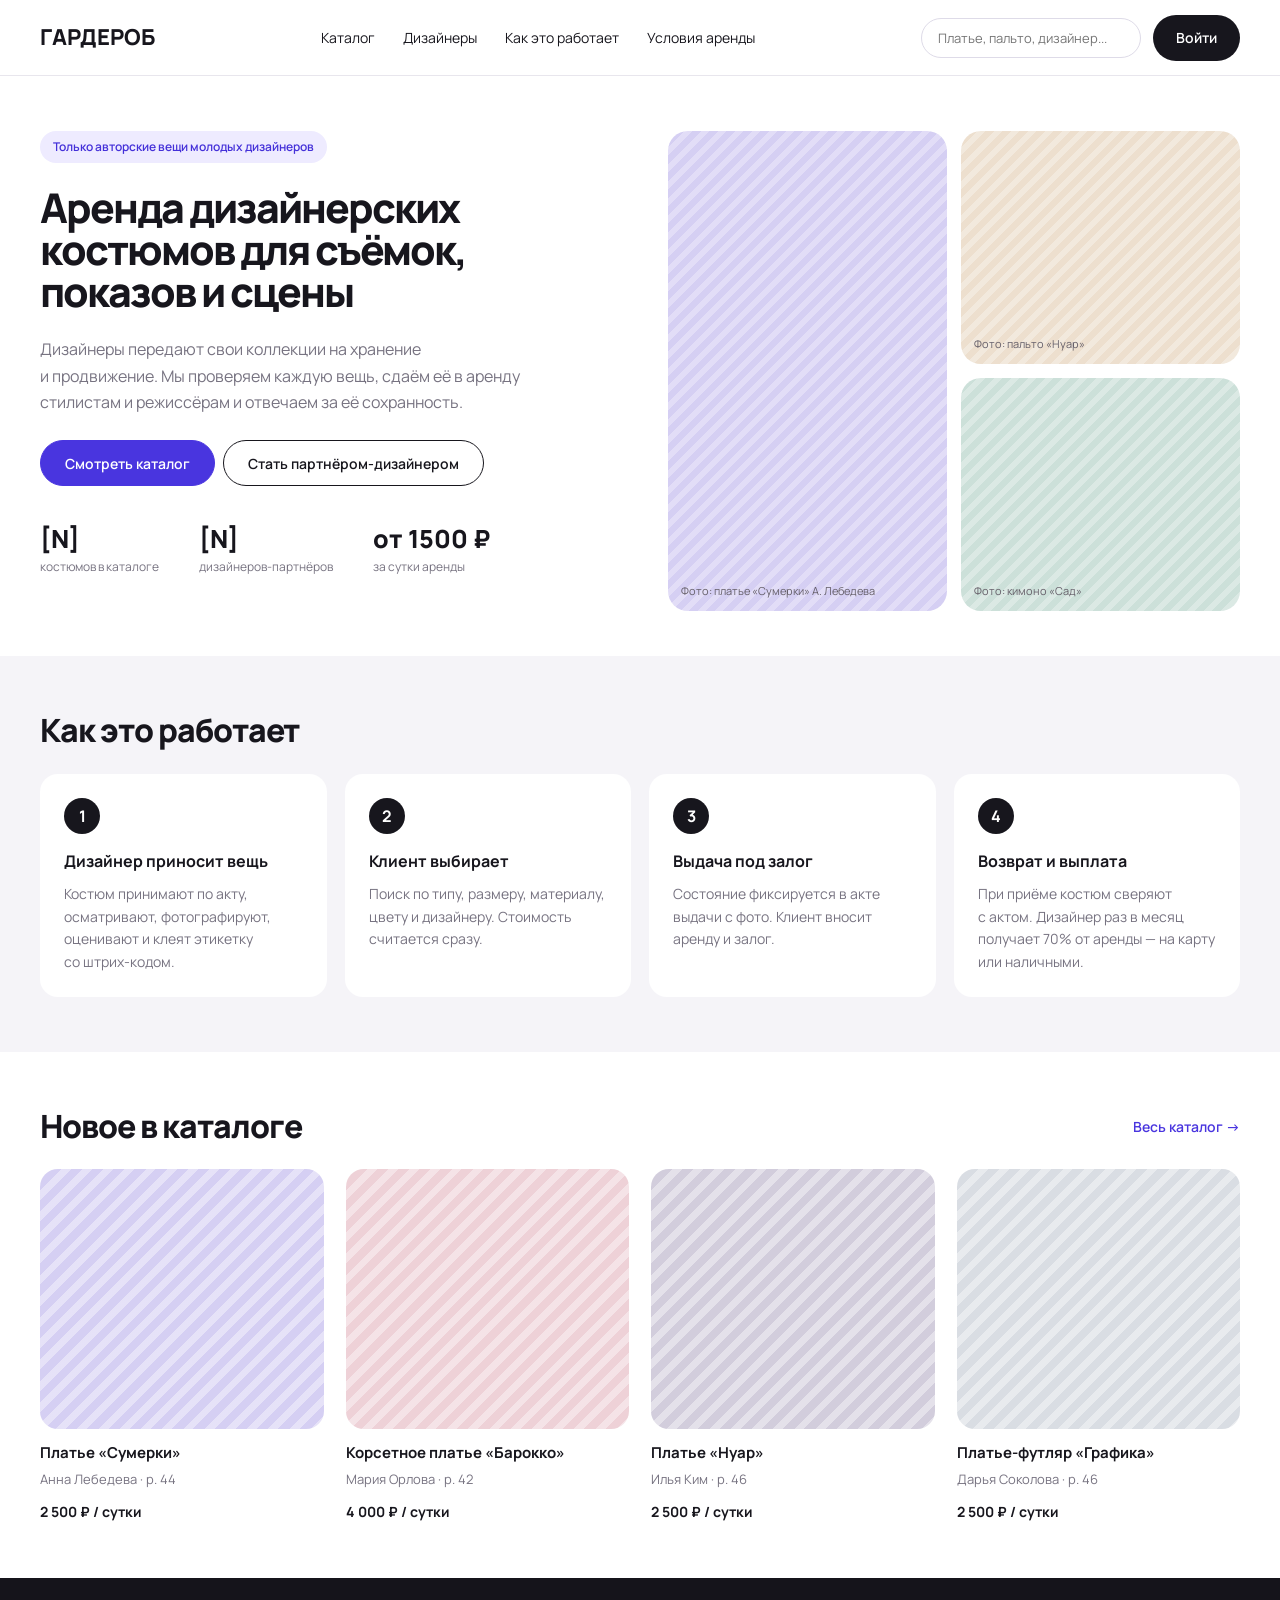
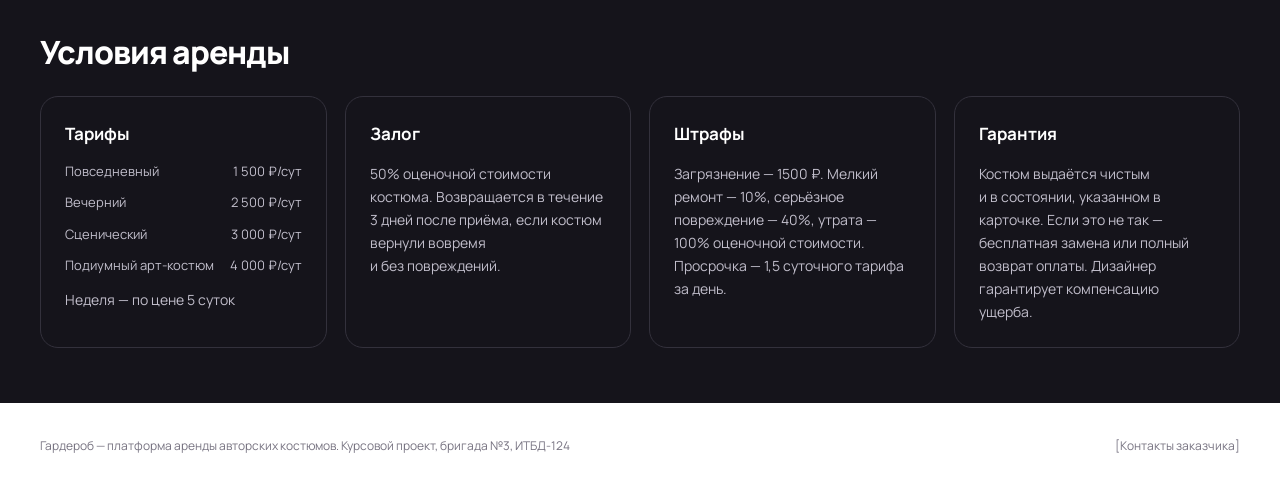
<file: index.html>
<!DOCTYPE html>
<html lang="ru">
<head>
    <meta charset="UTF-8">
    <meta name="viewport" content="width=device-width, initial-scale=1.0">
    <title>Гардероб — аренда дизайнерских костюмов</title>
    <link rel="stylesheet" href="style.css">
    <link rel="preconnect" href="https://fonts.googleapis.com">
    <link rel="preconnect" href="https://fonts.gstatic.com" crossorigin>
    <link href="https://fonts.googleapis.com/css2?family=Manrope:wght@400;500;600;700;800&display=swap" rel="stylesheet">
</head>
<script src="script.js"></script>
<body>

<!-- ШАПКА -->
<header class="header">
    <div class="header-inner">
        <a href="#" class="logo">ГАРДЕРОБ</a>

        <nav class="navigation">
            <a href="catalog.html">Каталог</a>
            <a href="designers.html">Дизайнеры</a>
            <a href="#how">Как это работает</a>
            <a href="#terms">Условия аренды</a>
        </nav>

        <div class="header-right">
            <input type="text" placeholder="Платье, пальто, дизайнер...">
            <a href="login.html" class="login-btn header-login">Войти</a>
        </div>
    </div>
</header>


<main>

<!-- ГЛАВНЫЙ ЭКРАН -->
<section class="hero" id="designers">
    <div class="hero-inner">

        <div class="hero-content">
            <span class="tag">Только авторские вещи молодых дизайнеров</span>

            <h1>
                Аренда дизайнерских костюмов для съёмок, показов и&nbsp;сцены
            </h1>

            <p class="hero-description">
                Дизайнеры передают свои коллекции на&nbsp;хранение и&nbsp;продвижение.
                Мы проверяем каждую вещь, сдаём её&nbsp;в&nbsp;аренду стилистам
                и&nbsp;режиссёрам и&nbsp;отвечаем за&nbsp;её&nbsp;сохранность.
            </p>

            <div class="hero-buttons">
                <a href="catalog.html" class="primary-btn">
                    Смотреть каталог
                </a>
                <a href="login.html" class="secondary-btn">
                    Стать партнёром-дизайнером
                </a>
            </div>

            <div class="statistics">
                <div>
                    <strong>[N]</strong>
                    <span>костюмов в каталоге</span>
                </div>

                <div>
                    <strong>[N]</strong>
                    <span>дизайнеров-партнёров</span>
                </div>

                <div>
                    <strong>от 1500 ₽</strong>
                    <span>за сутки аренды</span>
                </div>
            </div>
        </div>

        <div class="hero-gallery">
            <div class="gallery-large placeholder purple">
                <span>Фото: платье «Сумерки» А. Лебедева</span>
            </div>

            <div class="gallery-small">
                <div class="placeholder beige">
                    <span>Фото: пальто «Нуар»</span>
                </div>

                <div class="placeholder green">
                    <span>Фото: кимоно «Сад»</span>
                </div>
            </div>
        </div>
    </div>
</section>

<!-- КАК ЭТО РАБОТАЕТ -->
<section class="how-section" id="how">

    <div class="section-container">
        <h2>Как это работает</h2>

        <div class="steps">

            <article class="step-card">
                <div class="step-number">1</div>
                <h3>Дизайнер приносит вещь</h3>
                <p>
                    Костюм принимают по&nbsp;акту, осматривают,
                    фотографируют, оценивают и&nbsp;клеят этикетку
                    со&nbsp;штрих-кодом.
                </p>
            </article>

            <article class="step-card">
                <div class="step-number">2</div>
                <h3>Клиент выбирает</h3>
                <p>
                    Поиск по типу, размеру, материалу,
                    цвету и&nbsp;дизайнеру. Стоимость считается сразу.
                </p>
            </article>

            <article class="step-card">
                <div class="step-number">3</div>
                <h3>Выдача под залог</h3>
                <p>
                    Состояние фиксируется в&nbsp;акте выдачи с&nbsp;фото.
                    Клиент вносит аренду и&nbsp;залог.
                </p>
            </article>

            <article class="step-card">
                <div class="step-number">4</div>
                <h3>Возврат и выплата</h3>
                <p>
                    При приёме костюм сверяют с&nbsp;актом.
                    Дизайнер раз в месяц получает 70% 
                    от&nbsp;аренды — на&nbsp;карту или&nbsp;наличными.
                </p>
            </article>

        </div>
    </div>

</section>

<!-- НОВОЕ В КАТАЛОГЕ -->
<section class="catalog-section" id="catalog">

    <div class="section-container">

        <div class="section-heading">
            <h2>Новое в каталоге</h2>
            <a href="catalog.html">Весь каталог →</a>
        </div>

        <div class="products">


            <article class="product-card" data-product-id="sumерки">
                <div class="product-image image-purple"></div>
                <h3>Платье «Сумерки»</h3>
                <p>Анна Лебедева · р. 44</p>
                <strong>2 500 ₽ / сутки</strong>
            </article>

            <article class="product-card" data-product-id="barokko">
                <div class="product-image image-pink"></div>
                <h3>Корсетное платье «Барокко»</h3>
                <p>Мария Орлова · р. 42</p>
                <strong>4 000 ₽ / сутки</strong>
            </article>

            <article class="product-card" data-product-id="nuar">
                <div class="product-image image-lilac"></div>
                <h3>Платье «Нуар»</h3>
                <p>Илья Ким · р. 46</p>
                <strong>2 500 ₽ / сутки</strong>
            </article>

            <article class="product-card" data-product-id="grafika">
                <div class="product-image image-gray"></div>
                <h3>Платье-футляр «Графика»</h3>
                <p>Дарья Соколова · р. 46</p>
                <strong>2 500 ₽ / сутки</strong>
            </article>


        </div>

    </div>

</section>

<!-- УСЛОВИЯ АРЕНДЫ -->
<section class="terms-section" id="terms">

    <div class="section-container">

        <h2>Условия аренды</h2>

        <div class="terms-grid">

            <article class="terms-card">
                <h3>Тарифы</h3>
                <div class="term-row">
                    <span>Повседневный</span>
                    <span>1 500 ₽/сут</span>
                </div>
                <div class="term-row">
                    <span>Вечерний</span>
                    <span>2 500 ₽/сут</span>
                </div>
                <div class="term-row">
                    <span>Сценический</span>
                    <span>3 000 ₽/сут</span>
                </div>
                <div class="term-row">
                    <span>Подиумный арт-костюм</span>
                    <span>4 000 ₽/сут</span>
                </div>
                <p>Неделя — по цене 5 суток</p>
            </article>

            <article class="terms-card">
                <h3>Залог</h3>
                <p>
                    50% оценочной стоимости костюма.
                    Возвращается в&nbsp;течение 3 дней после
                    приёма, если костюм вернули вовремя
                    и&nbsp;без&nbsp;повреждений.
                </p>
            </article>

            <article class="terms-card">
                <h3>Штрафы</h3>
                <p>
                    Загрязнение — 1500 ₽. Мелкий ремонт —
                    10%, серьёзное повреждение — 40%,
                    утрата — 100% оценочной стоимости.
                    Просрочка — 1,5 суточного тарифа за&nbsp;день.
                </p>
            </article>

            <article class="terms-card">
                <h3>Гарантия</h3>
                <p>
                    Костюм выдаётся чистым и&nbsp;в&nbsp;состоянии,
                    указанном в карточке. Если это не&nbsp;так —
                    бесплатная замена или полный возврат оплаты.
                    Дизайнер гарантирует компенсацию ущерба.
                </p>
            </article>

        </div>

    </div>

</section>

</main>

<!-- ПОДВАЛ -->
<footer class="footer">
    <p>
        Гардероб — платформа аренды авторских костюмов.
        Курсовой проект, бригада №3, ИТБД-124
    </p>

    <a href="mailto:info@garderob.ru">[Контакты заказчика]</a>
</footer>

</body>
</html>
</file>
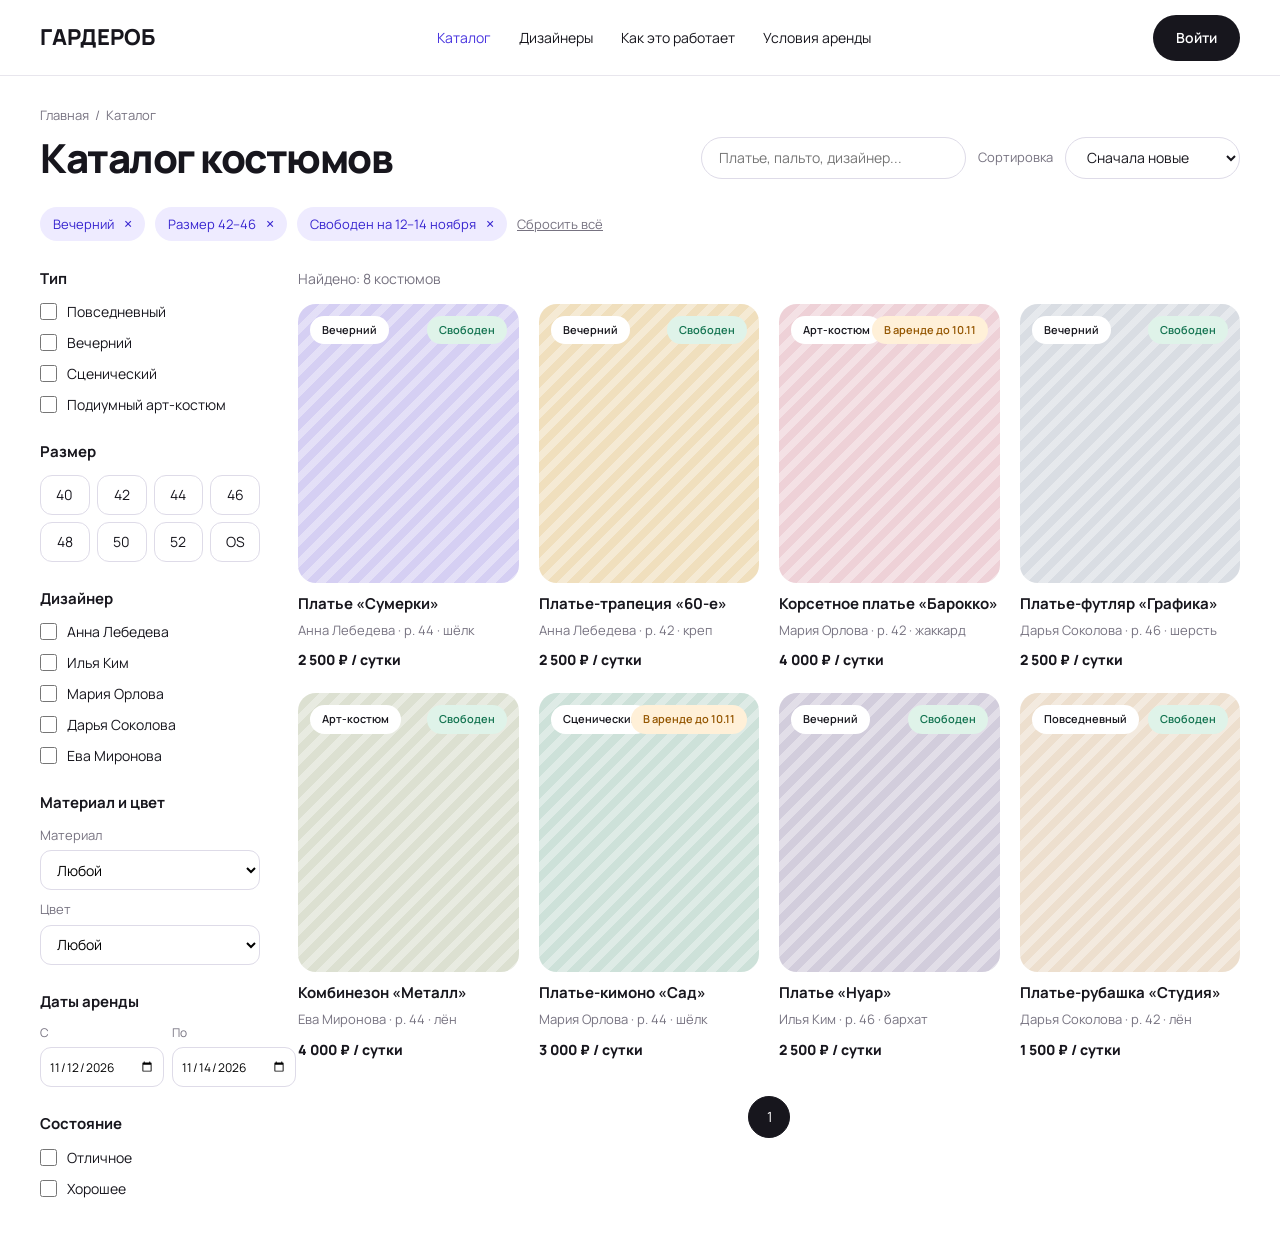
<file: catalog.html>
<!DOCTYPE html>
<html lang="ru">
<head>
    <meta charset="UTF-8">
    <meta name="viewport" content="width=device-width, initial-scale=1.0">
    <title>Каталог костюмов — Гардероб</title>

    <link rel="stylesheet" href="style.css">
    <link rel="stylesheet" href="catalog.css">

    <link rel="preconnect" href="https://fonts.googleapis.com">
    <link rel="preconnect" href="https://fonts.gstatic.com" crossorigin>
    <link href="https://fonts.googleapis.com/css2?family=Manrope:wght@400;500;600;700;800&display=swap" rel="stylesheet">
</head>

<body>

<!-- ШАПКА -->
<header class="header">
    <div class="header-inner">
        <a href="index.html" class="logo">ГАРДЕРОБ</a>

        <nav class="navigation">
            <a href="catalog.html" class="active-link">Каталог</a>
            <a href="designers.html">Дизайнеры</a>
            <a href="index.html#how">Как это работает</a>
            <a href="index.html#terms">Условия аренды</a>
        </nav>

        <a href="login.html" class="login-btn header-login">Войти</a>
   
</div>
</header>


<main class="catalog-page">

    <!-- ЗАГОЛОВОК И ПОИСК -->
    <section class="catalog-top">

        <div class="breadcrumbs">
            <a href="index.html">Главная</a>
            <span>/</span>
            <span>Каталог</span>
        </div>

        <div class="catalog-title-row">
            <h1>Каталог костюмов</h1>

            <div class="catalog-controls">
                <input
                    type="search"
                    id="searchInput"
                    placeholder="Платье, пальто, дизайнер..."
                >

                <label for="sortSelect">Сортировка</label>

                <select id="sortSelect">
                    <option value="new">Сначала новые</option>
                    <option value="price-asc">Сначала дешевле</option>
                    <option value="price-desc">Сначала дороже</option>
                    <option value="name">По названию</option>
                </select>
            </div>
        </div>

        <!-- АКТИВНЫЕ ФИЛЬТРЫ -->
        <div class="active-filters" id="activeFilters">
            <button class="filter-chip" data-filter="evening">
                Вечерний <span>×</span>
            </button>

            <button class="filter-chip" data-filter="size">
                Размер 42–46 <span>×</span>
            </button>

            <button class="filter-chip" data-filter="dates">
                Свободен на 12–14 ноября <span>×</span>
            </button>

            <button class="reset-filters" id="resetFilters">
                Сбросить всё
            </button>
        </div>

    </section>


    <!-- ОСНОВНАЯ ЧАСТЬ -->
    <section class="catalog-layout">

        <!-- БОКОВЫЕ ФИЛЬТРЫ -->
        <aside class="filters-sidebar">

            <div class="filter-group">
                <h3>Тип</h3>

                <label class="check-label">
                    <input type="checkbox" name="type" value="everyday">
                    <span>Повседневный</span>
                </label>

                <label class="check-label">
                    <input type="checkbox" name="type" value="evening">
                    <span>Вечерний</span>
                </label>

                <label class="check-label">
                    <input type="checkbox" name="type" value="stage">
                    <span>Сценический</span>
                </label>

                <label class="check-label">
                    <input type="checkbox" name="type" value="art">
                    <span>Подиумный арт-костюм</span>
                </label>
            </div>


            <div class="filter-group">
                <h3>Размер</h3>

                <div class="size-grid">
                    <button class="size-btn" data-size="40">40</button>
                    <button class="size-btn" data-size="42">42</button>
                    <button class="size-btn" data-size="44">44</button>
                    <button class="size-btn" data-size="46">46</button>
                    <button class="size-btn" data-size="48">48</button>
                    <button class="size-btn" data-size="50">50</button>
                    <button class="size-btn" data-size="52">52</button>
                    <button class="size-btn" data-size="OS">OS</button>
                </div>
            </div>


            <div class="filter-group">
                <h3>Дизайнер</h3>

                <label class="check-label">
                    <input type="checkbox" name="designer" value="Анна Лебедева">
                    <span>Анна Лебедева</span>
                </label>

                <label class="check-label">
                    <input type="checkbox" name="designer" value="Илья Ким">
                    <span>Илья Ким</span>
                </label>

                <label class="check-label">
                    <input type="checkbox" name="designer" value="Мария Орлова">
                    <span>Мария Орлова</span>
                </label>

                <label class="check-label">
                    <input type="checkbox" name="designer" value="Дарья Соколова">
                    <span>Дарья Соколова</span>
                </label>

                <label class="check-label">
                    <input type="checkbox" name="designer" value="Ева Миронова">
                    <span>Ева Миронова</span>
                </label>
            </div>


            <div class="filter-group">
                <h3>Материал и цвет</h3>

                <label class="select-label" for="materialSelect">
                    Материал
                </label>

                <select id="materialSelect">
                    <option value="">Любой</option>
                    <option value="шёлк">Шёлк</option>
                    <option value="бархат">Бархат</option>
                    <option value="лён">Лён</option>
                    <option value="креп">Креп</option>
                    <option value="шерсть">Шерсть</option>
                </select>

                <label class="select-label" for="colorSelect">
                    Цвет
                </label>

                <select id="colorSelect">
                    <option value="">Любой</option>
                    <option value="фиолетовый">Фиолетовый</option>
                    <option value="бежевый">Бежевый</option>
                    <option value="розовый">Розовый</option>
                    <option value="серый">Серый</option>
                    <option value="зелёный">Зелёный</option>
                </select>
            </div>


            <div class="filter-group">
                <h3>Даты аренды</h3>

                <div class="date-fields">
                    <label>
                        <span>С</span>
                        <input type="date" id="dateFrom" value="2026-11-12">
                    </label>

                    <label>
                        <span>По</span>
                        <input type="date" id="dateTo" value="2026-11-14">
                    </label>
                </div>
            </div>


            <div class="filter-group">
                <h3>Состояние</h3>

                <label class="check-label">
                    <input type="checkbox" name="condition" value="Отличное">
                    <span>Отличное</span>
                </label>

                <label class="check-label">
                    <input type="checkbox" name="condition" value="Хорошее">
                    <span>Хорошее</span>
                </label>
            </div>

        </aside>


        <!-- КАРТОЧКИ КОСТЮМОВ -->
        <div class="catalog-content">

            <div class="results-heading">
                <span id="resultsCount">Найдено: 8 костюмов</span>
            </div>

            <div class="catalog-products" id="productsGrid">

                <!-- КАРТОЧКА 1 -->
                <article class="catalog-product"
                    data-product-id="sumерки"
                    data-name="Платье Сумерки"
                    data-type="evening"
                    data-size="44"
                    data-designer="Анна Лебедева"
                    data-material="шёлк"
                    data-color="фиолетовый"
                    data-price="2500"
                    data-condition="Отличное"
                    data-available="true">

                    <div class="catalog-image image-purple">
                        <span class="product-type">Вечерний</span>
                        <span class="availability available">Свободен</span>
                    </div>

                    <h3>Платье «Сумерки»</h3>
                    <p>Анна Лебедева · р. 44 · шёлк</p>
                    <strong>2 500 ₽ / сутки</strong>
                </article>


                <!-- КАРТОЧКА 2 -->
                <article class="catalog-product"
                    data-product-id="trapeziya"
                    data-name="Платье трапеция 60-е"
                    data-type="evening"
                    data-size="42"
                    data-designer="Анна Лебедева"
                    data-material="креп"
                    data-color="бежевый"
                    data-price="2500"
                    data-condition="Отличное"
                    data-available="true">

                    <div class="catalog-image image-beige">
                        <span class="product-type">Вечерний</span>
                        <span class="availability available">Свободен</span>
                    </div>

                    <h3>Платье-трапеция «60-е»</h3>
                    <p>Анна Лебедева · р. 42 · креп</p>
                    <strong>2 500 ₽ / сутки</strong>
                </article>


                <!-- КАРТОЧКА 3 -->
                <article class="catalog-product"
                    data-product-id="barokko"
                    data-name="Корсетное платье Барокко"
                    data-type="art"
                    data-size="42"
                    data-designer="Мария Орлова"
                    data-material="бархат"
                    data-color="розовый"
                    data-price="4000"
                    data-condition="Отличное"
                    data-available="false">

                    <div class="catalog-image image-pink">
                        <span class="product-type">Арт-костюм</span>
                        <span class="availability unavailable">В аренде до 10.11</span>
                    </div>

                    <h3>Корсетное платье «Барокко»</h3>
                    <p>Мария Орлова · р. 42 · жаккард</p>
                    <strong>4 000 ₽ / сутки</strong>
                </article>


                <!-- КАРТОЧКА 4 -->
                <article class="catalog-product"
                    data-product-id="grafika"
                    data-name="Платье-футляр Графика"
                    data-type="evening"
                    data-size="46"
                    data-designer="Дарья Соколова"
                    data-material="шерсть"
                    data-color="серый"
                    data-price="2500"
                    data-condition="Хорошее"
                    data-available="true">

                    <div class="catalog-image image-gray">
                        <span class="product-type">Вечерний</span>
                        <span class="availability available">Свободен</span>
                    </div>

                    <h3>Платье-футляр «Графика»</h3>
                    <p>Дарья Соколова · р. 46 · шерсть</p>
                    <strong>2 500 ₽ / сутки</strong>
                </article>


                <!-- КАРТОЧКА 5 -->
                <article class="catalog-product"
                    data-product-id="metall"
                    data-name="Комбинезон Металл"
                    data-type="art"
                    data-size="44"
                    data-designer="Ева Миронова"
                    data-material="лён"
                    data-color="зелёный"
                    data-price="4000"
                    data-condition="Отличное"
                    data-available="true">

                    <div class="catalog-image image-olive">
                        <span class="product-type">Арт-костюм</span>
                        <span class="availability available">Свободен</span>
                    </div>

                    <h3>Комбинезон «Металл»</h3>
                    <p>Ева Миронова · р. 44 · лён</p>
                    <strong>4 000 ₽ / сутки</strong>
                </article>


                <!-- КАРТОЧКА 6 -->
                <article class="catalog-product"
                    data-product-id="sad"
                    data-name="Платье-кимоно Сад"
                    data-type="stage"
                    data-size="44"
                    data-designer="Мария Орлова"
                    data-material="шёлк"
                    data-color="зелёный"
                    data-price="3000"
                    data-condition="Хорошее"
                    data-available="false">

                    <div class="catalog-image image-green">
                        <span class="product-type">Сценический</span>
                        <span class="availability unavailable">В аренде до 10.11</span>
                    </div>

                    <h3>Платье-кимоно «Сад»</h3>
                    <p>Мария Орлова · р. 44 · шёлк</p>
                    <strong>3 000 ₽ / сутки</strong>
                </article>


                <!-- КАРТОЧКА 7 -->
                <article class="catalog-product"
                    data-product-id="nuar"
                    data-name="Платье Нуар"
                    data-type="evening"
                    data-size="46"
                    data-designer="Илья Ким"
                    data-material="бархат"
                    data-color="фиолетовый"
                    data-price="2500"
                    data-condition="Отличное"
                    data-available="true">

                    <div class="catalog-image image-lilac">
                        <span class="product-type">Вечерний</span>
                        <span class="availability available">Свободен</span>
                    </div>

                    <h3>Платье «Нуар»</h3>
                    <p>Илья Ким · р. 46 · бархат</p>
                    <strong>2 500 ₽ / сутки</strong>
                </article>


                <!-- КАРТОЧКА 8 -->
                <article class="catalog-product"
                    data-product-id="studiya"
                    data-name="Платье-рубашка Студия"
                    data-type="everyday"
                    data-size="42"
                    data-designer="Дарья Соколова"
                    data-material="лён"
                    data-color="бежевый"
                    data-price="1500"
                    data-condition="Отличное"
                    data-available="true">

                    <div class="catalog-image image-sand">
                        <span class="product-type">Повседневный</span>
                        <span class="availability available">Свободен</span>
                    </div>

                    <h3>Платье-рубашка «Студия»</h3>
                    <p>Дарья Соколова · р. 42 · лён</p>
                    <strong>1 500 ₽ / сутки</strong>
                </article>

            </div>


            <!-- ПАГИНАЦИЯ -->
            <div class="pagination" id="pagination">
                <button class="page-btn active" data-page="1">1</button>
                <button class="page-btn" data-page="2">2</button>
                <button class="page-btn" data-page="3">3</button>
            </div>

        </div>

    </section>

</main>


<script src="catalog.js"></script>

</body>
</html>
</file>
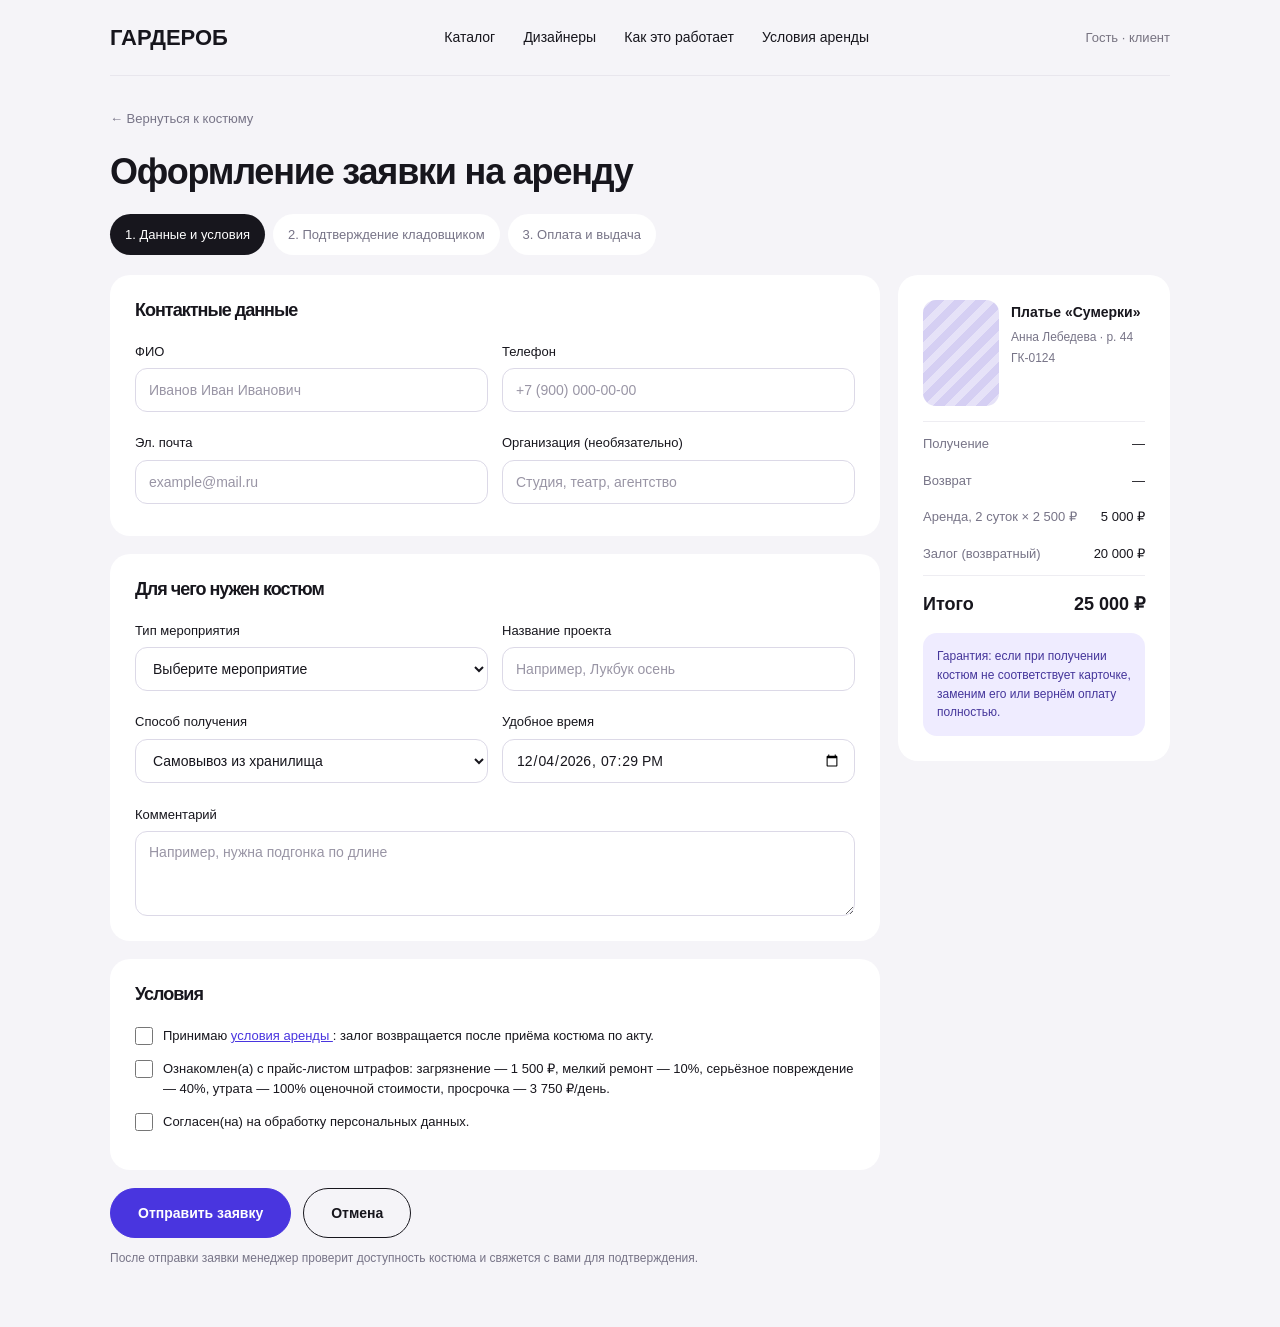
<file: checkout.html>
<!DOCTYPE html>
<html lang="ru">
<head>
    <meta charset="UTF-8">
    <meta name="viewport" content="width=device-width, initial-scale=1.0">

    <title>Оформление заявки — Гардероб</title>

    <link rel="stylesheet" href="style.css">
    <link rel="stylesheet" href="checkout.css">

    <script src="checkout.js" defer></script>
</head>

<body class="checkout-page">

<header class="site-header">
    <a href="index.html" class="logo">ГАРДЕРОБ</a>

    <nav class="header-nav">
        <a href="catalog.html">Каталог</a>
        <a href="designers.html">Дизайнеры</a>
        <a href="index.html#how-it-works">Как это работает</a>
        <a href="index.html#rental-terms">Условия аренды</a>
    </nav>

    <div class="user-label">
        Гость · клиент
    </div>
</header>


<main class="checkout-container">

    <a href="#" class="back-link" id="backLink">
        ← Вернуться к костюму
    </a>

    <h1>Оформление заявки на аренду</h1>

    <div class="checkout-steps">
        <div class="step active">1. Данные и условия</div>
        <div class="step">2. Подтверждение кладовщиком</div>
        <div class="step">3. Оплата и выдача</div>
    </div>


    <div class="checkout-layout">

        <!-- ЛЕВАЯ КОЛОНКА -->

        <form id="checkoutForm" class="checkout-form" novalidate>

            <!-- КОНТАКТЫ -->

            <section class="form-section">

                <h2>Контактные данные</h2>

                <div class="form-grid">

                    <div class="form-field">
                        <label for="clientName">ФИО</label>

                        <input
                            type="text"
                            id="clientName"
                            name="clientName"
                            placeholder="Иванов Иван Иванович"
                            autocomplete="name"
                            minlength="5"
                            maxlength="100"
                            pattern="[А-ЯЁа-яёA-Za-z]+([ '-][А-ЯЁа-яёA-Za-z]+){1,2}"
                            title="Введите имя, фамилию и отчество (отчество можно не указывать)"
                            required
                        >

                        <span class="field-error"></span>
                    </div>


                    <div class="form-field">
                        <label for="clientPhone">Телефон</label>

                        <input
                            type="tel"
                            id="clientPhone"
                            name="clientPhone"
                            placeholder="+7 (900) 000-00-00"
                            autocomplete="tel"
                            maxlength="18"
                            pattern="\+7 \(\d{3}\) \d{3}-\d{2}-\d{2}"
                            title="Введите телефон в формате +7 (900) 000-00-00"
                            required
                        >

                        <span class="field-error"></span>
                    </div>


                    <div class="form-field">
                        <label for="clientEmail">Эл. почта</label>

                        <input
                            type="email"
                            id="clientEmail"
                            name="clientEmail"
                            placeholder="example@mail.ru"
                            autocomplete="email"
                            maxlength="120"
                            required
                        >

                        <span class="field-error"></span>
                    </div>


                    <div class="form-field">
                        <label for="organization">
                            Организация (необязательно)
                        </label>

                        <input
                            type="text"
                            id="organization"
                            name="organization"
                            placeholder="Студия, театр, агентство"
                            maxlength="120"
                        >

                        <span class="field-error"></span>
                    </div>

                </div>

            </section>


            <!-- ИНФОРМАЦИЯ О ПРОЕКТЕ -->

            <section class="form-section">

                <h2>Для чего нужен костюм</h2>

                <div class="form-grid">

                    <div class="form-field">
                        <label for="eventType">Тип мероприятия</label>

                        <select id="eventType" name="eventType" required>
                            <option value="">Выберите мероприятие</option>
                            <option>Фотосъёмка</option>
                            <option>Видеосъёмка</option>
                            <option>Кинопроизводство</option>
                            <option>Театральная постановка</option>
                            <option>Показ мод</option>
                            <option>Концерт</option>
                            <option>Частное мероприятие</option>
                            <option>Другое</option>
                        </select>

                        <span class="field-error"></span>
                    </div>


                    <div class="form-field">
                        <label for="projectName">Название проекта</label>

                        <input
                            type="text"
                            id="projectName"
                            name="projectName"
                            placeholder="Например, Лукбук осень"
                            maxlength="120"
                            required
                        >

                        <span class="field-error"></span>
                    </div>


                    <div class="form-field">
                        <label for="deliveryMethod">Способ получения</label>

                        <select
                            id="deliveryMethod"
                            name="deliveryMethod"
                            required
                        >
                            <option value="Самовывоз из хранилища">
                                Самовывоз из хранилища
                            </option>

                            <option value="Курьерская доставка">
                                Курьерская доставка
                            </option>
                        </select>
                    </div>


                    <div class="form-field">
                        <label for="pickupTime">Удобное время</label>

                        <input
                            type="datetime-local"
                            id="pickupTime"
                            name="pickupTime"
                            required
                        >

                        <span class="field-error"></span>
                    </div>

                </div>


                <div class="form-field full-field">
                    <label for="comment">Комментарий</label>

                    <textarea
                        id="comment"
                        name="comment"
                        placeholder="Например, нужна подгонка по длине"
                        maxlength="1000"
                        rows="3"
                    ></textarea>
                </div>

            </section>


            <!-- УСЛОВИЯ -->

            <section class="form-section">

                <h2>Условия</h2>

                <div class="agreement-list">

                    <label class="agreement-item">
                        <input
                            type="checkbox"
                            id="termsAgreement"
                            required
                        >

                        <span>
                            Принимаю
                            <a href="index.html#rental-terms" target="_blank">
                                условия аренды
                            </a>:
                            залог возвращается после приёма костюма по акту.
                        </span>
                    </label>


                    <label class="agreement-item">
                        <input
                            type="checkbox"
                            id="fineAgreement"
                            required
                        >

                        <span>
                            Ознакомлен(а) с прайс-листом штрафов:
                            загрязнение — 1 500 ₽,
                            мелкий ремонт — 10%,
                            серьёзное повреждение — 40%,
                            утрата — 100% оценочной стоимости,
                            просрочка — 3 750 ₽/день.
                        </span>
                    </label>


                    <label class="agreement-item">
                        <input
                            type="checkbox"
                            id="personalAgreement"
                            required
                        >

                        <span>
                            Согласен(на) на обработку персональных данных.
                        </span>
                    </label>

                    <p class="agreement-error" id="agreementError"></p>

                </div>

            </section>


            <!-- КНОПКИ -->

            <div class="checkout-actions">

                <button type="submit" class="submit-order">
                    Отправить заявку
                </button>

                <button
                    type="button"
                    class="cancel-order"
                    id="cancelOrder"
                >
                    Отмена
                </button>

            </div>

            <p class="form-note">
                После отправки заявки менеджер проверит доступность костюма
                и свяжется с вами для подтверждения.
            </p>

        </form>


        <!-- ПРАВАЯ КОЛОНКА -->

        <aside class="order-summary">

            <div class="summary-product">

                <div class="summary-image" id="summaryImage"></div>

                <div class="summary-product-info">

                    <h3 id="summaryName">Платье «Сумерки»</h3>

                    <p id="summaryDesigner">Анна Лебедева · р. 44</p>

                    <p id="summaryInventory">ГК-0124</p>

                </div>

            </div>


            <div class="summary-details">

                <div class="summary-row">
                    <span>Получение</span>
                    <strong id="summaryStart">—</strong>
                </div>

                <div class="summary-row">
                    <span>Возврат</span>
                    <strong id="summaryEnd">—</strong>
                </div>

                <div class="summary-row">
                    <span id="summaryRentalLabel">Аренда</span>
                    <strong id="summaryRental">—</strong>
                </div>

                <div class="summary-row">
                    <span>Залог (возвратный)</span>
                    <strong id="summaryDeposit">—</strong>
                </div>

            </div>


            <div class="summary-total">

                <strong>Итого</strong>

                <strong id="summaryTotal">—</strong>

            </div>


            <div class="guarantee-note">
                Гарантия: если при получении костюм не соответствует
                карточке, заменим его или вернём оплату полностью.
            </div>

        </aside>

    </div>

</main>

</body>
</html>
</file>
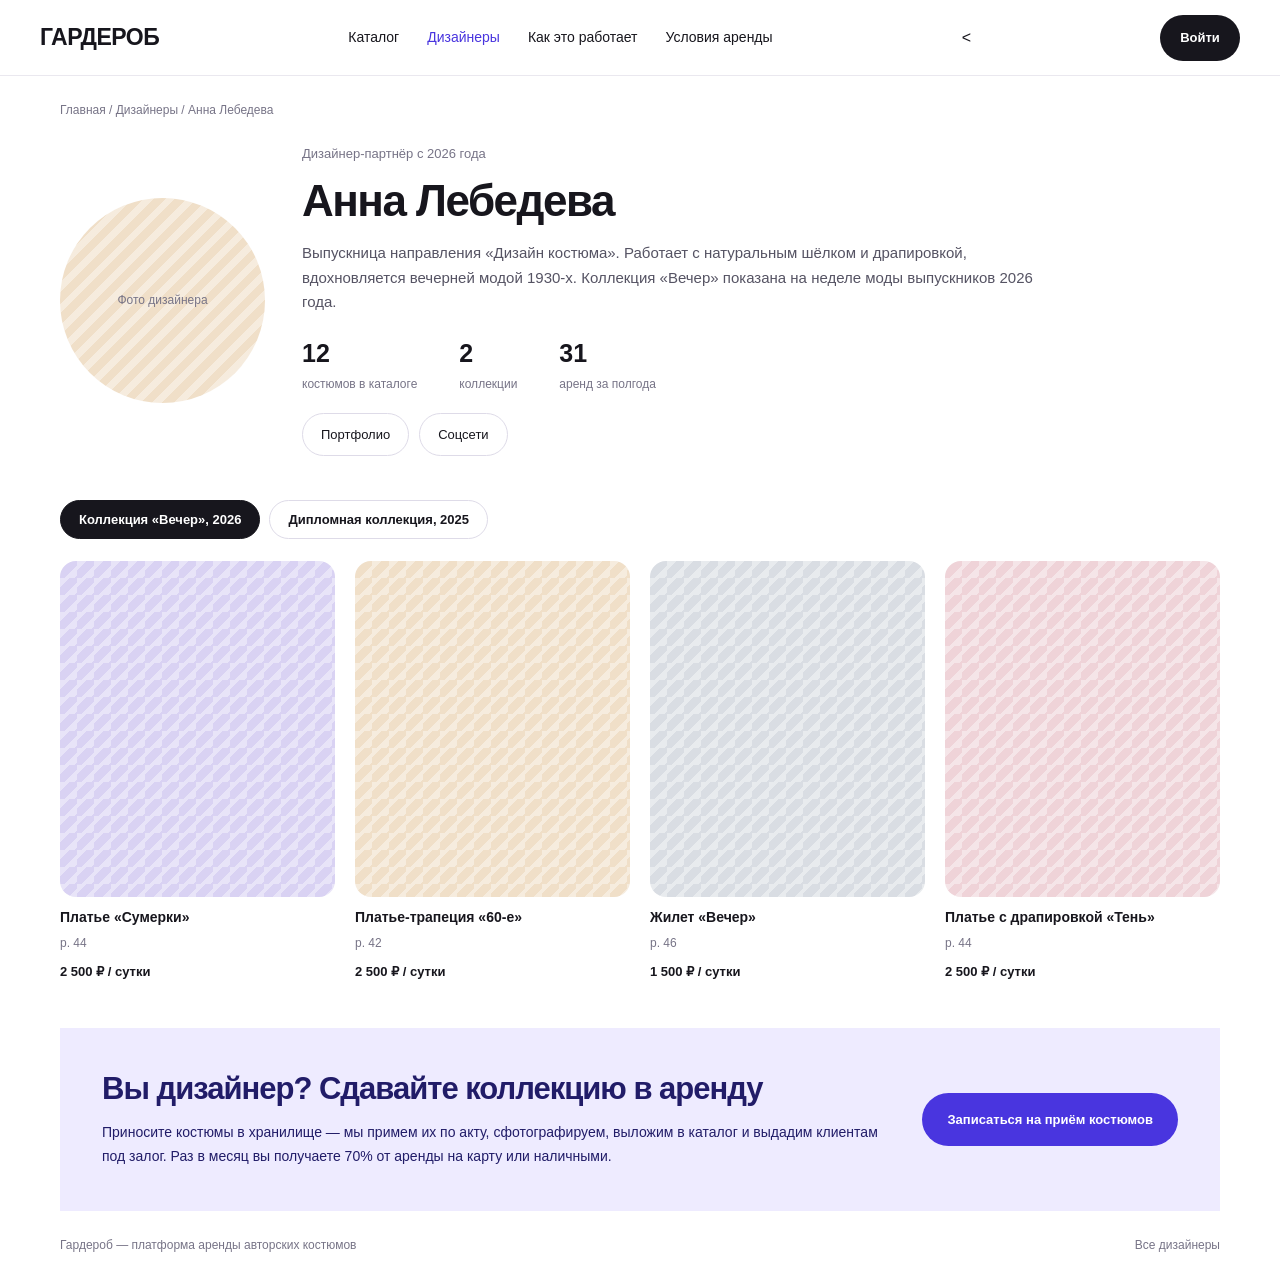
<file: designer.html>
<!DOCTYPE html>
<html lang="ru">
<head>
    <meta charset="UTF-8">
    <meta name="viewport" content="width=device-width, initial-scale=1.0">

    <title>Дизайнер — Гардероб</title>

    <link rel="stylesheet" href="style.css">
    <link rel="stylesheet" href="designer.css">

    <script src="designer.js" defer></script>
</head>

<body class="designer-page">

<header class="site-header">
    <a href="index.html" class="logo">ГАРДЕРОБ</a>

    <nav class="header-nav">
        <a href="catalog.html">Каталог</a>
        <a href="designers.html" class="active">Дизайнеры</a>
        <a href="index.html#how-it-works">Как это работает</a>
        <a href="index.html#rental-terms">Условия аренды</a>
    </nav>

    <<a href="login.html" class="login-btn header-login">Войти</a>
</header>


<main class="designer-container">

    <div class="breadcrumbs">
        <a href="index.html">Главная</a> /
        <a href="designers.html">Дизайнеры</a> /
        <span id="breadcrumbName">Дизайнер</span>
    </div>


    <!-- ПРОФИЛЬ -->

    <section class="designer-profile">

        <div class="designer-avatar" id="designerAvatar">
            <span>Фото дизайнера</span>
        </div>

        <div class="designer-profile-info">

            <span class="designer-year" id="designerYear"></span>

            <h1 id="designerName">Дизайнер</h1>

            <p class="designer-description" id="designerDescription"></p>

            <div class="designer-statistics">

                <div>
                    <strong id="costumeCount">0</strong>
                    <span>костюмов в каталоге</span>
                </div>

                <div>
                    <strong id="collectionCount">0</strong>
                    <span>коллекции</span>
                </div>

                <div>
                    <strong id="rentalCount">0</strong>
                    <span>аренд за полгода</span>
                </div>

            </div>

            <div class="designer-social">
                <a href="#" id="portfolioLink" class="outline-button">
                    Портфолио
                </a>

                <a href="#" id="socialLink" class="outline-button">
                    Соцсети
                </a>
            </div>

        </div>

    </section>


    <!-- КОЛЛЕКЦИИ -->

    <section class="designer-collections">

        <div class="collection-tabs" id="collectionTabs">
        </div>

        <div class="designer-products" id="designerProducts">
        </div>

    </section>


    <!-- ПРИГЛАШЕНИЕ -->

    <section class="designer-promo">

        <div>
            <h2>
                Вы дизайнер? Сдавайте коллекцию в аренду
            </h2>

            <p>
                Приносите костюмы в хранилище — мы примем их
                по акту, сфотографируем, выложим в каталог
                и выдадим клиентам под залог. Раз в месяц
                вы получаете 70% от аренды на карту или наличными.
            </p>
        </div>

        <a>
            Записаться на приём костюмов
        </a>

    </section>

</main>


<footer class="designer-footer">
    <span>Гардероб — платформа аренды авторских костюмов</span>
    <a href="designers.html">Все дизайнеры</a>
</footer>

</body>
</html>
</file>
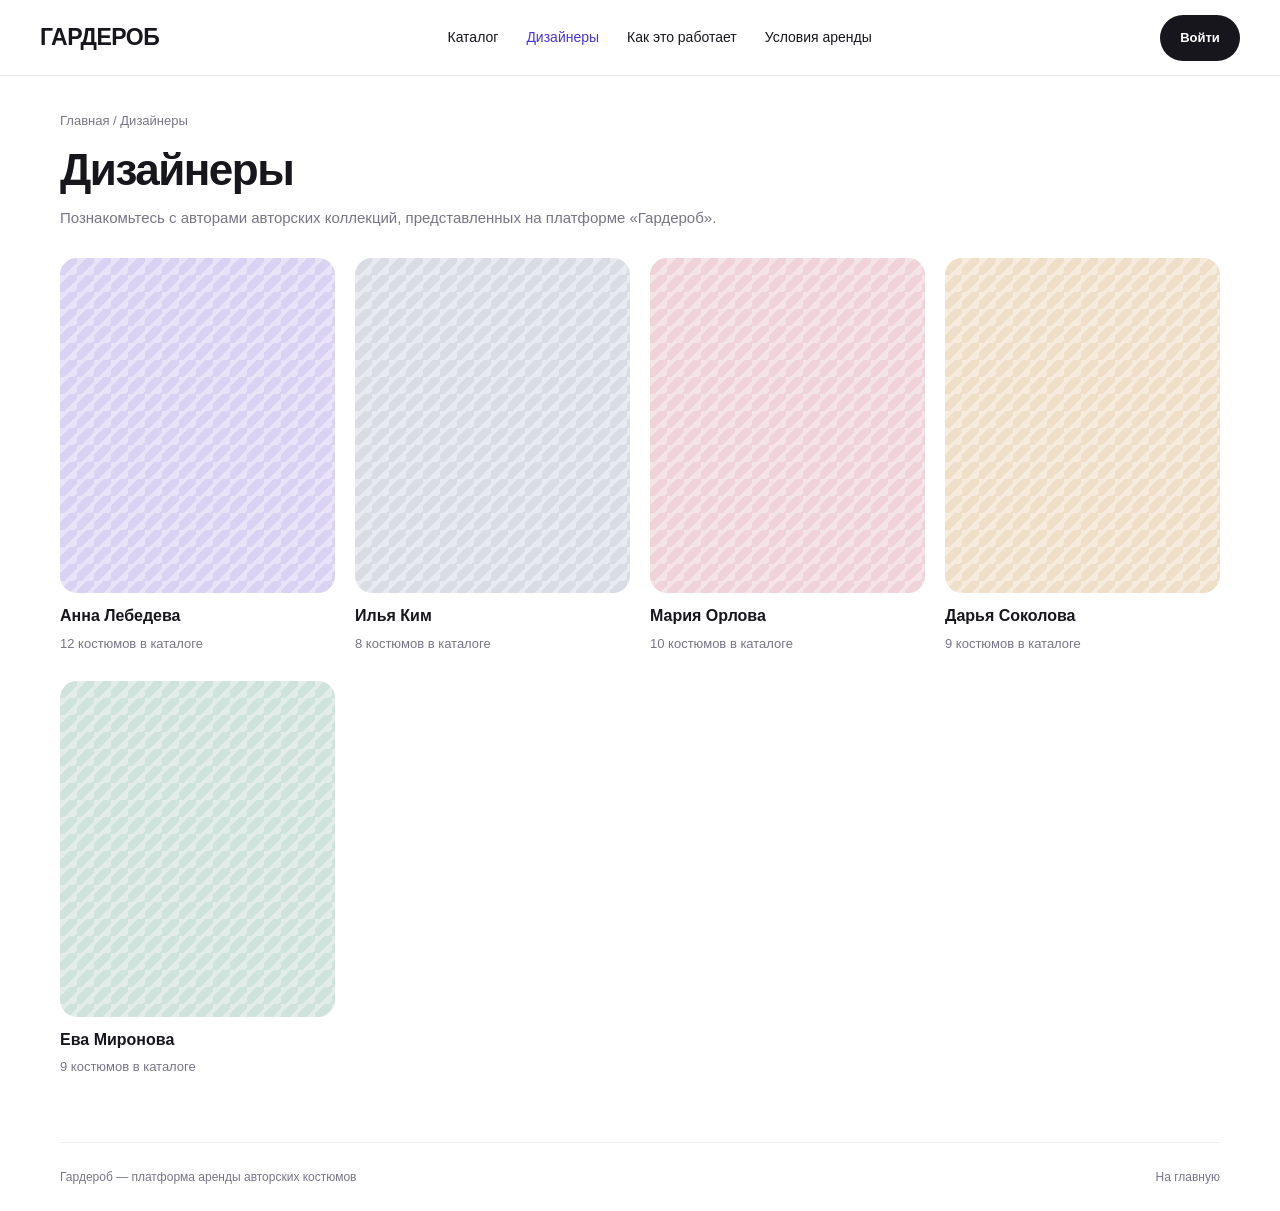
<file: designers.html>
<!DOCTYPE html>
<html lang="ru">
<head>
    <meta charset="UTF-8">
    <meta name="viewport" content="width=device-width, initial-scale=1.0">

    <title>Дизайнеры — Гардероб</title>

    <link rel="stylesheet" href="style.css">
    <link rel="stylesheet" href="designers.css">

    <script src="designers.js" defer></script>
</head>

<body class="designers-page">

<header class="site-header">
    <a href="index.html" class="logo">ГАРДЕРОБ</a>

    <nav class="header-nav">
        <a href="catalog.html">Каталог</a>
        <a href="designers.html" class="active">Дизайнеры</a>
        <a href="index.html#how-it-works">Как это работает</a>
        <a href="index.html#rental-terms">Условия аренды</a>
    </nav>

    <a href="login.html" class="login-btn header-login">Войти</a>
</header>

<main class="designers-container">

    <div class="designers-heading">
        <div class="breadcrumbs">
            <a href="index.html">Главная</a> / Дизайнеры
        </div>

        <h1>Дизайнеры</h1>

        <p>
            Познакомьтесь с авторами авторских коллекций,
            представленных на платформе «Гардероб».
        </p>
    </div>

    <section class="designers-grid" id="designersGrid">
        <!-- Карточки дизайнеров создаются через designers.js -->
    </section>

</main>

<footer class="designers-footer">
    <span>Гардероб — платформа аренды авторских костюмов</span>
    <a href="index.html">На главную</a>
</footer>

</body>
</html>
</file>
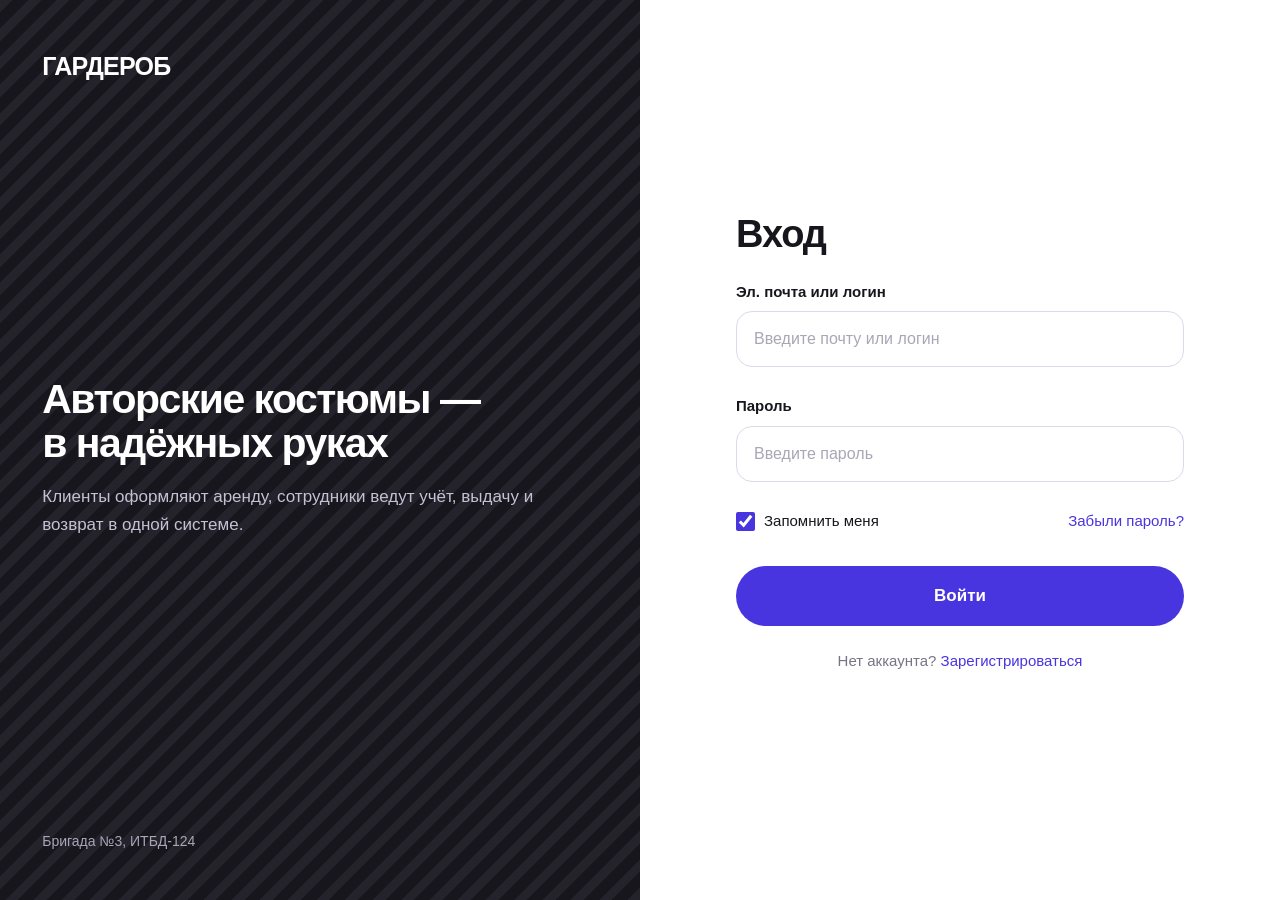
<file: login.html>
<!DOCTYPE html>
<html lang="ru">
<head>
    <meta charset="UTF-8">
    <meta name="viewport" content="width=device-width, initial-scale=1.0">

    <title>Вход — Гардероб</title>

    <link rel="stylesheet" href="style.css">
    <link rel="stylesheet" href="login.css">

    <script src="login.js" defer></script>
</head>

<body class="login-page">

    <main class="login-layout">

        <!-- ЛЕВАЯ ПАНЕЛЬ -->

        <section class="login-promo">

            <a href="index.html" class="login-logo">
                ГАРДЕРОБ
            </a>

            <div class="login-promo-content">
                <h1>
                    Авторские костюмы —
                    <br>
                    в надёжных руках
                </h1>

                <p>
                    Клиенты оформляют аренду, сотрудники ведут учёт,
                    выдачу и возврат в одной системе.
                </p>
            </div>

            <div class="login-promo-footer">
                Бригада №3, ИТБД-124
            </div>

        </section>


        <!-- ПРАВАЯ ПАНЕЛЬ -->

        <section class="login-form-section">

            <form class="login-form" id="loginForm">

                <h2>Вход</h2>

                <div class="login-field">
                    <label for="loginEmail">
                        Эл. почта или логин
                    </label>

                    <input
                        type="text"
                        id="loginEmail"
                        name="login"
                        placeholder="Введите почту или логин"
                        autocomplete="username"
                        required
                    >
                    <span class="field-error" id="loginError"></span>
                </div>


                <div class="login-field">
                    <label for="loginPassword">
                        Пароль
                    </label>

                    <input
                        type="password"
                        id="loginPassword"
                        name="password"
                        placeholder="Введите пароль"
                        autocomplete="current-password"
                        required
                    >
                    <span class="field-error" id="passwordError"></span>
                </div>


                <div class="login-options">

                    <label class="remember-label">
                        <input
                            type="checkbox"
                            id="rememberMe"
                            checked
                        >
                        <span>Запомнить меня</span>
                    </label>

                    <a href="forgot-password.html">
                        Забыли пароль?
                    </a>

                </div>


                <button type="submit" class="login-submit">
                    Войти
                </button>


                <div class="login-register">
                    Нет аккаунта?
                    <a href="register.html">
                        Зарегистрироваться
                    </a>
                </div>

                <div class="login-message" id="loginMessage"></div>

            </form>

        </section>

    </main>

</body>
</html>
</file>
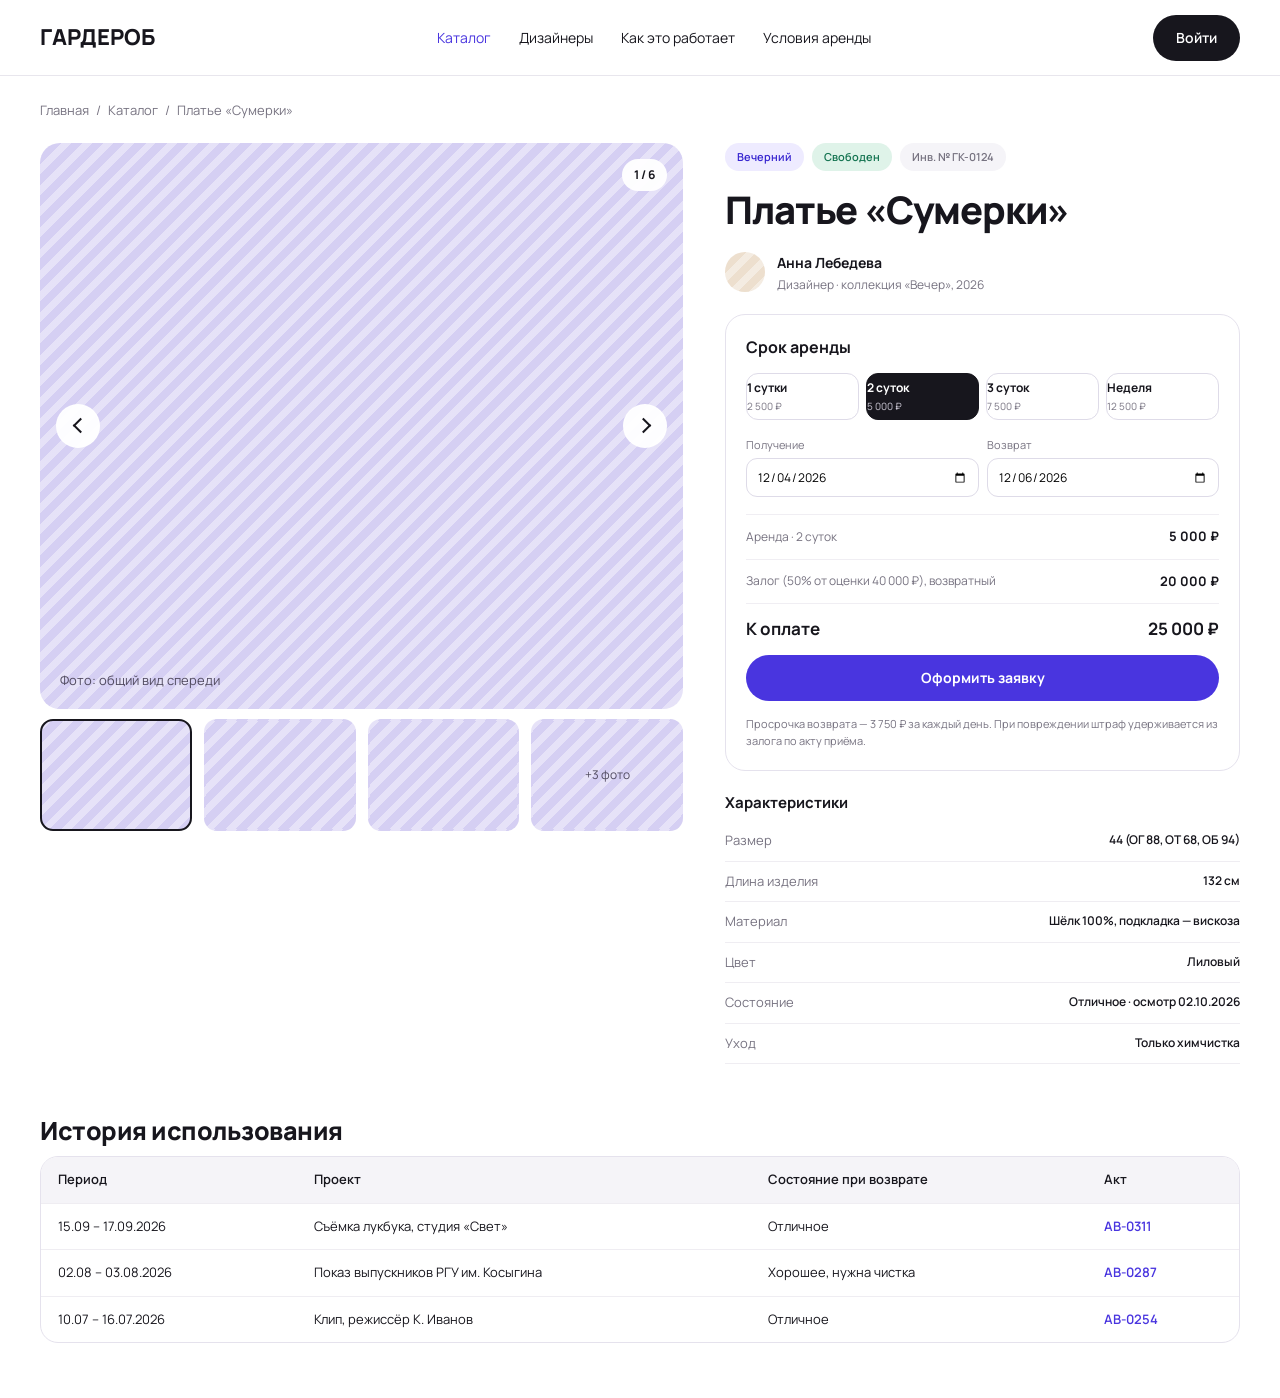
<file: product.html>
<!DOCTYPE html>
<html lang="ru">
<head>
    <meta charset="UTF-8">
    <meta name="viewport" content="width=device-width, initial-scale=1.0">

    <title>Карточка товара — Гардероб</title>

    <link rel="stylesheet" href="style.css">
    <link rel="stylesheet" href="product.css">

    <link rel="preconnect" href="https://fonts.googleapis.com">
    <link rel="preconnect" href="https://fonts.gstatic.com" crossorigin>

    <link href="https://fonts.googleapis.com/css2?family=Manrope:wght@400;500;600;700;800&display=swap" rel="stylesheet">
</head>

<body>

<header class="header">
    <div class="header-inner">

        <a href="index.html" class="logo">ГАРДЕРОБ</a>

        <nav class="navigation">
            <a href="catalog.html" class="active-link">Каталог</a>
            <a href="designers.html">Дизайнеры</a>
            <a href="index.html#how">Как это работает</a>
            <a href="index.html#terms">Условия аренды</a>
        </nav>

        <a href="login.html" class="login-btn header-login">Войти</a>

    </div>
</header>


<main class="product-page">

    <!-- ХЛЕБНЫЕ КРОШКИ -->

    <div class="product-breadcrumbs">
        <a href="index.html">Главная</a>
        <span>/</span>
        <a href="catalog.html">Каталог</a>
        <span>/</span>
        <span id="breadcrumbName">Товар</span>
    </div>


    <!-- ОСНОВНОЙ БЛОК -->

    <section class="product-main">

        <!-- ГАЛЕРЕЯ -->

        <div class="product-gallery">
            <div class="main-photo" id="mainPhoto">

                <button class="gallery-arrow gallery-prev"
                        id="galleryPrev"
                        aria-label="Предыдущая фотография">
                    <span class="arrow-icon"></span>
                </button>

                <button class="gallery-arrow gallery-next"
                        id="galleryNext"
                        aria-label="Следующая фотография">
                    <span class="arrow-icon"></span>
                </button>

                <span class="photo-counter" id="photoCounter">
                    1 / 4
                </span>

                <span class="photo-caption" id="photoCaption">
                    Фото: общий вид спереди
                </span>

            </div>

            <div class="photo-thumbnails" id="photoThumbnails">

                <button class="thumbnail active" data-photo="0">
                    <span></span>
                </button>

                <button class="thumbnail" data-photo="1">
                    <span></span>
                </button>

                <button class="thumbnail" data-photo="2">
                    <span></span>
                </button>

                <button class="thumbnail more-photos" data-photo="3">
                    +3 фото
                </button>

            </div>

        </div>


        <!-- ИНФОРМАЦИЯ О ТОВАРЕ -->

        <div class="product-information">

            <div class="product-badges">

                <span class="product-badge type-badge" id="productType">
                    Вечерний
                </span>

                <span class="product-badge status-badge" id="productStatus">
                    Свободен
                </span>

                <span class="product-badge inventory-badge" id="productInventory">
                    Инв. № ГК-0124
                </span>

            </div>


            <h1 id="productName">Платье «Сумерки»</h1>


            <!-- ДИЗАЙНЕР -->

            <div class="designer-info">

                <div class="designer-avatar"></div>

                <div>
                    <strong id="designerName">Анна Лебедева</strong>

                    <p id="designerDescription">
                        Дизайнер · коллекция «Вечер», 2026
                    </p>
                </div>

            </div>


            <!-- КАЛЬКУЛЯТОР АРЕНДЫ -->

            <div class="rental-card">

                <h3>Срок аренды</h3>

                <div class="rental-options">

                    <button class="rental-option" data-days="1">
                        <strong>1 сутки</strong>
                        <span id="price1">2 500 ₽</span>
                    </button>

                    <button class="rental-option selected" data-days="2">
                        <strong>2 суток</strong>
                        <span id="price2">5 000 ₽</span>
                    </button>

                    <button class="rental-option" data-days="3">
                        <strong>3 суток</strong>
                        <span id="price3">7 500 ₽</span>
                    </button>

                    <button class="rental-option" data-days="7">
                        <strong>Неделя</strong>
                        <span id="price7">12 500 ₽</span>
                    </button>

                </div>


                <!-- ДАТЫ -->

                <div class="rental-dates">

                    <label>
                        <span>Получение</span>
                        <input type="date" id="rentalStart">
                    </label>

                    <label>
                        <span>Возврат</span>
                        <input type="date" id="rentalEnd">
                    </label>

                </div>


                <!-- РАСЧЁТ -->

                <div class="price-details">

                    <div class="price-row">
                        <span id="rentalDescription">
                            Аренда · 2 суток
                        </span>

                        <strong id="rentalTotal">
                            5 000 ₽
                        </strong>
                    </div>

                    <div class="price-row">
                        <span id="depositDescription">
                            Залог (50% от оценки 40 000 ₽), возвратный
                        </span>

                        <strong id="depositTotal">
                            20 000 ₽
                        </strong>
                    </div>

                    <div class="price-row total-row">
                        <strong>К оплате</strong>

                        <strong id="grandTotal">
                            25 000 ₽
                        </strong>
                    </div>

                </div>


                <button class="order-button" id="orderButton">
                    Оформить заявку
                </button>


                <p class="rental-note">
                    Просрочка возврата — 3 750 ₽ за каждый день.
                    При повреждении штраф удерживается из залога
                    по акту приёма.
                </p>

            </div>


            <!-- ХАРАКТЕРИСТИКИ -->

            <div class="product-characteristics">

                <h3>Характеристики</h3>

                <div class="characteristic-row">
                    <span>Размер</span>
                    <strong id="productSize">44 (ОГ 88, ОТ 68, ОБ 94)</strong>
                </div>

                <div class="characteristic-row">
                    <span>Длина изделия</span>
                    <strong id="productLength">132 см</strong>
                </div>

                <div class="characteristic-row">
                    <span>Материал</span>
                    <strong id="productMaterial">Шёлк 100%, подкладка — вискоза</strong>
                </div>

                <div class="characteristic-row">
                    <span>Цвет</span>
                    <strong id="productColor">Лиловый</strong>
                </div>

                <div class="characteristic-row">
                    <span>Состояние</span>
                    <strong id="productCondition">Отличное · осмотр 02.10.2026</strong>
                </div>

                <div class="characteristic-row">
                    <span>Уход</span>
                    <strong id="productCare">Только химчистка</strong>
                </div>

            </div>

        </div>

    </section>


    <!-- ИСТОРИЯ ИСПОЛЬЗОВАНИЯ -->

    <section class="usage-history">

        <h2>История использования</h2>

        <div class="history-table-wrapper">

            <table class="history-table">

                <thead>
                    <tr>
                        <th>Период</th>
                        <th>Проект</th>
                        <th>Состояние при возврате</th>
                        <th>Акт</th>
                    </tr>
                </thead>

                <tbody id="historyBody">

                    <tr>
                        <td>15.09 – 17.09.2026</td>
                        <td>Съёмка лукбука, студия «Свет»</td>
                        <td>Отличное</td>
                        <td><a href="#">АВ-0311</a></td>
                    </tr>

                    <tr>
                        <td>02.08 – 03.08.2026</td>
                        <td>Показ выпускников РГУ им. Косыгина</td>
                        <td>Хорошее, нужна чистка</td>
                        <td><a href="#">АВ-0287</a></td>
                    </tr>

                    <tr>
                        <td>10.07 – 16.07.2026</td>
                        <td>Клип, режиссёр К. Иванов</td>
                        <td>Отличное</td>
                        <td><a href="#">АВ-0254</a></td>
                    </tr>

                </tbody>

            </table>

        </div>

    </section>

</main>


<!-- МОДАЛЬНОЕ ОКНО ЗАЯВКИ -->

<div class="order-modal" id="orderModal">

    <div class="modal-content">

        <button class="modal-close" id="modalClose">×</button>

        <h2>Заявка на аренду</h2>

        <p id="modalProductName">Платье «Сумерки»</p>

        <form id="orderForm">

            <label>
                Ваше имя
                <input type="text" id="clientName" placeholder="Введите имя" required>
            </label>

            <label>
                Телефон
                <input type="tel" id="clientPhone" placeholder="+7 (___) ___-__-__" required>
            </label>

            <label>
                Электронная почта
                <input type="email" id="clientEmail" placeholder="example@mail.ru" required>
            </label>

            <div class="modal-summary" id="modalSummary"></div>

            <button type="submit" class="order-button">
                Отправить заявку
            </button>

        </form>

    </div>

</div>


<script src="product.js"></script>

</body>
</html>
</file>
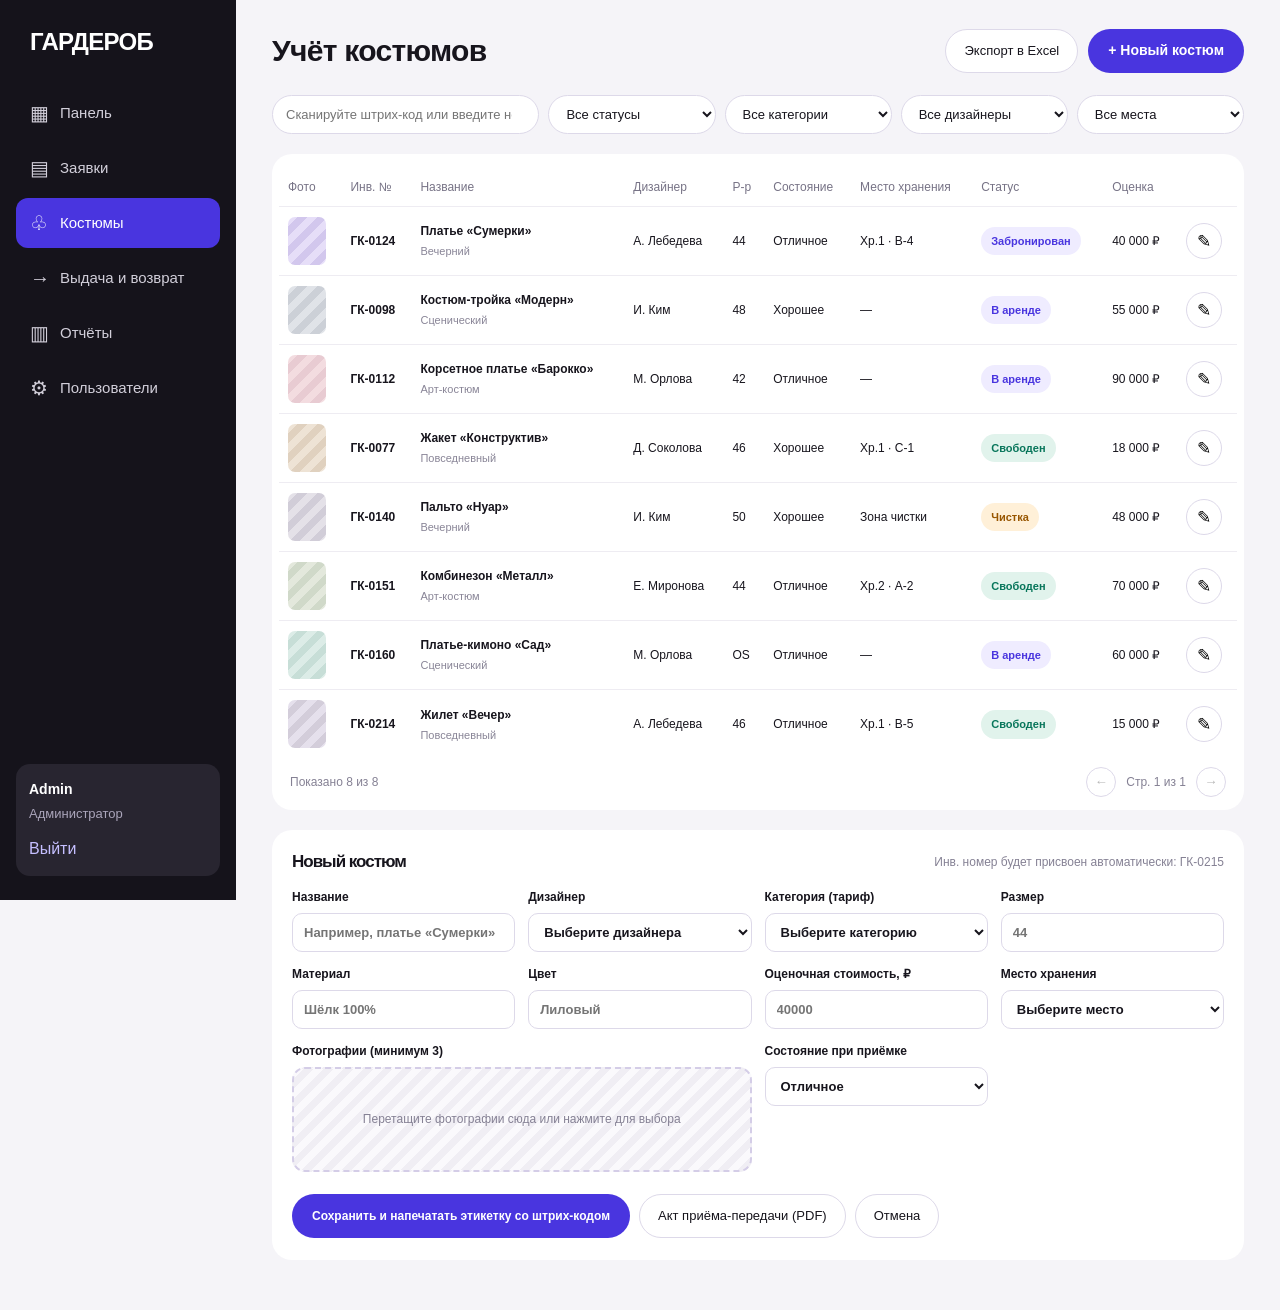
<file: admin/costumes.html>
<!DOCTYPE html>
<html lang="ru">
<head>
    <meta charset="UTF-8">
    <meta name="viewport" content="width=device-width, initial-scale=1.0">
    <title>Учёт костюмов — Гардероб</title>

    <link rel="stylesheet" href="../style.css">
    <link rel="stylesheet" href="dashboard.css">
    <link rel="stylesheet" href="costumes.css">

</head>
<body class="admin-page costumes-page">

<div class="admin-layout">

    <!-- БОКОВОЕ МЕНЮ -->
    <aside class="sidebar">

        <a href="dashboard.html" class="sidebar-logo">
            ГАРДЕРОБ
        </a>

        <nav class="sidebar-nav">
            <a class="nav-item" href="dashboard.html">
                <span>▦</span> Панель
            </a>
            <a class="nav-item" href="requests.html" data-section="requests">
                <span>▤</span> Заявки
            </a>
            <a class="nav-item active" href="costumes.html">
                <span>♧</span> Костюмы
            </a>
            <a class="nav-item" href="returns.html" data-section="issue">
                <span>→</span> Выдача и возврат
            </a>
            <!-- <a class="nav-item" href="#" data-section="designers">
                <span>♙</span> Дизайнеры
            </a> -->
            <a class="nav-item" href="reports.html" data-section="reports">
                <span>▥</span> Отчёты
            </a>
            <a class="nav-item" href="users.html" data-section="users">
                <span>⚙</span> Пользователи
            </a>
        </nav>

        <div class="sidebar-user">
            <strong>Admin</strong>
            <span>Администратор</span>
            <button id="logoutButton">Выйти</button>
        </div>

    </aside>


    <!-- ОСНОВНАЯ ЧАСТЬ -->
    <main class="admin-main">

        <header class="costumes-header">
            <h1>Учёт костюмов</h1>

            <div class="costumes-header-actions">
                <button class="outline-button" id="exportExcel">
                    Экспорт в Excel
                </button>

                <button class="primary-button" id="newCostumeButton">
                    + Новый костюм
                </button>
            </div>
        </header>


        <!-- ФИЛЬТРЫ -->
        <section class="costume-filters">

            <input
                type="search"
                id="costumeSearch"
                placeholder="Сканируйте штрих-код или введите номер"
            >

            <select id="statusFilter">
                <option value="">Все статусы</option>
                <option value="Свободен">Свободен</option>
                <option value="Забронирован">Забронирован</option>
                <option value="В аренде">В аренде</option>
                <option value="Чистка">Чистка</option>
            </select>

            <select id="categoryFilter">
                <option value="">Все категории</option>
                <option value="Повседневный">Повседневный</option>
                <option value="Вечерний">Вечерний</option>
                <option value="Сценический">Сценический</option>
                <option value="Арт-костюм">Арт-костюм</option>
            </select>

            <select id="designerFilter">
                <option value="">Все дизайнеры</option>
                <option value="А. Лебедева">А. Лебедева</option>
                <option value="И. Ким">И. Ким</option>
                <option value="М. Орлова">М. Орлова</option>
                <option value="Д. Соколова">Д. Соколова</option>
                <option value="Е. Миронова">Е. Миронова</option>
            </select>

            <select id="locationFilter">
                <option value="">Все места</option>
                <option value="Хр.1 · В-4">Хранилище 1</option>
                <option value="Хр.1 · С-1">Стеллаж С-1</option>
                <option value="Хр.2 · А-2">Хранилище 2</option>
                <option value="Зона чистки">Зона чистки</option>
                <option value="—">Не размещён</option>
            </select>

        </section>


        <!-- ТАБЛИЦА -->
        <section class="costumes-table-card">

            <div class="table-wrapper">
                <table class="costumes-table">

                    <thead>
                        <tr>
                            <th>Фото</th>
                            <th>Инв. №</th>
                            <th>Название</th>
                            <th>Дизайнер</th>
                            <th>Р-р</th>
                            <th>Состояние</th>
                            <th>Место хранения</th>
                            <th>Статус</th>
                            <th>Оценка</th>
                            <th></th>
                        </tr>
                    </thead>

                    <tbody id="costumesTableBody"></tbody>

                </table>
            </div>

            <div class="table-footer">
                <span id="resultsCount">Показано 0 костюмов</span>

                <div class="pagination">
                    <button id="prevPage">←</button>
                    <span id="pageInfo">Стр. 1</span>
                    <button id="nextPage">→</button>
                </div>
            </div>

        </section>


        <!-- ФОРМА ДОБАВЛЕНИЯ -->
        <section class="new-costume-card" id="newCostumeSection">

            <div class="form-heading">
                <h2>Новый костюм</h2>
                <span id="nextInventoryNumber">
                    Инв. номер будет присвоен автоматически
                </span>
            </div>

            <form id="costumeForm">

                <div class="costume-form-grid">

                    <label>
                        Название
                        <input
                            type="text"
                            id="costumeName"
                            placeholder="Например, платье «Сумерки»"
                            required
                        >
                    </label>

                    <label>
                        Дизайнер
                        <select id="costumeDesigner" required>
                            <option value="">Выберите дизайнера</option>
                            <option>А. Лебедева</option>
                            <option>И. Ким</option>
                            <option>М. Орлова</option>
                            <option>Д. Соколова</option>
                            <option>Е. Миронова</option>
                        </select>
                    </label>

                    <label>
                        Категория (тариф)
                        <select id="costumeCategory" required>
                            <option value="">Выберите категорию</option>
                            <option value="Вечерний">Вечерний — 2 500 ₽/сут</option>
                            <option value="Повседневный">Повседневный — 1 500 ₽/сут</option>
                            <option value="Сценический">Сценический — 3 000 ₽/сут</option>
                            <option value="Арт-костюм">Арт-костюм — 4 000 ₽/сут</option>
                        </select>
                    </label>

                    <label>
                        Размер
                        <input
                            type="text"
                            id="costumeSize"
                            placeholder="44"
                            required
                        >
                    </label>

                    <label>
                        Материал
                        <input
                            type="text"
                            id="costumeMaterial"
                            placeholder="Шёлк 100%"
                            required
                        >
                    </label>

                    <label>
                        Цвет
                        <input
                            type="text"
                            id="costumeColor"
                            placeholder="Лиловый"
                            required
                        >
                    </label>

                    <label>
                        Оценочная стоимость, ₽
                        <input
                            type="number"
                            id="costumePrice"
                            placeholder="40000"
                            min="1"
                            required
                        >
                    </label>

                    <label>
                        Место хранения
                        <select id="costumeLocation" required>
                            <option value="">Выберите место</option>
                            <option value="Хр.1 · В-4">Хранилище 1 → Стеллаж В → 4</option>
                            <option value="Хр.1 · С-1">Хранилище 1 → Стеллаж С → 1</option>
                            <option value="Хр.2 · А-2">Хранилище 2 → Стеллаж А → 2</option>
                        </select>
                    </label>

                    <label class="photo-upload">
                        Фотографии (минимум 3)
                        <input
                            type="file"
                            id="costumePhotos"
                            accept="image/*"
                            multiple
                            required
                        >
                        <span id="photoUploadText">
                            Перетащите фотографии сюда или нажмите для выбора
                        </span>
                        <div id="photoPreview"></div>
                    </label>

                    <label>
                        Состояние при приёмке
                        <select id="costumeCondition">
                            <option>Отличное</option>
                            <option>Хорошее</option>
                            <option>Требует ремонта</option>
                        </select>
                    </label>

                </div>

                <div class="form-actions">

                    <button type="submit" class="primary-button">
                        Сохранить и напечатать этикетку со штрих-кодом
                    </button>

                    <button
                        type="button"
                        class="outline-button"
                        id="acceptanceAct"
                    >
                        Акт приёма-передачи (PDF)
                    </button>

                    <button
                        type="button"
                        class="outline-button"
                        id="cancelCostume"
                    >
                        Отмена
                    </button>

                </div>

            </form>
        </section>

    </main>
</div>

<div class="admin-toast" id="adminToast"></div>

<script src="costumes.js"></script>

</body>
</html>
</file>
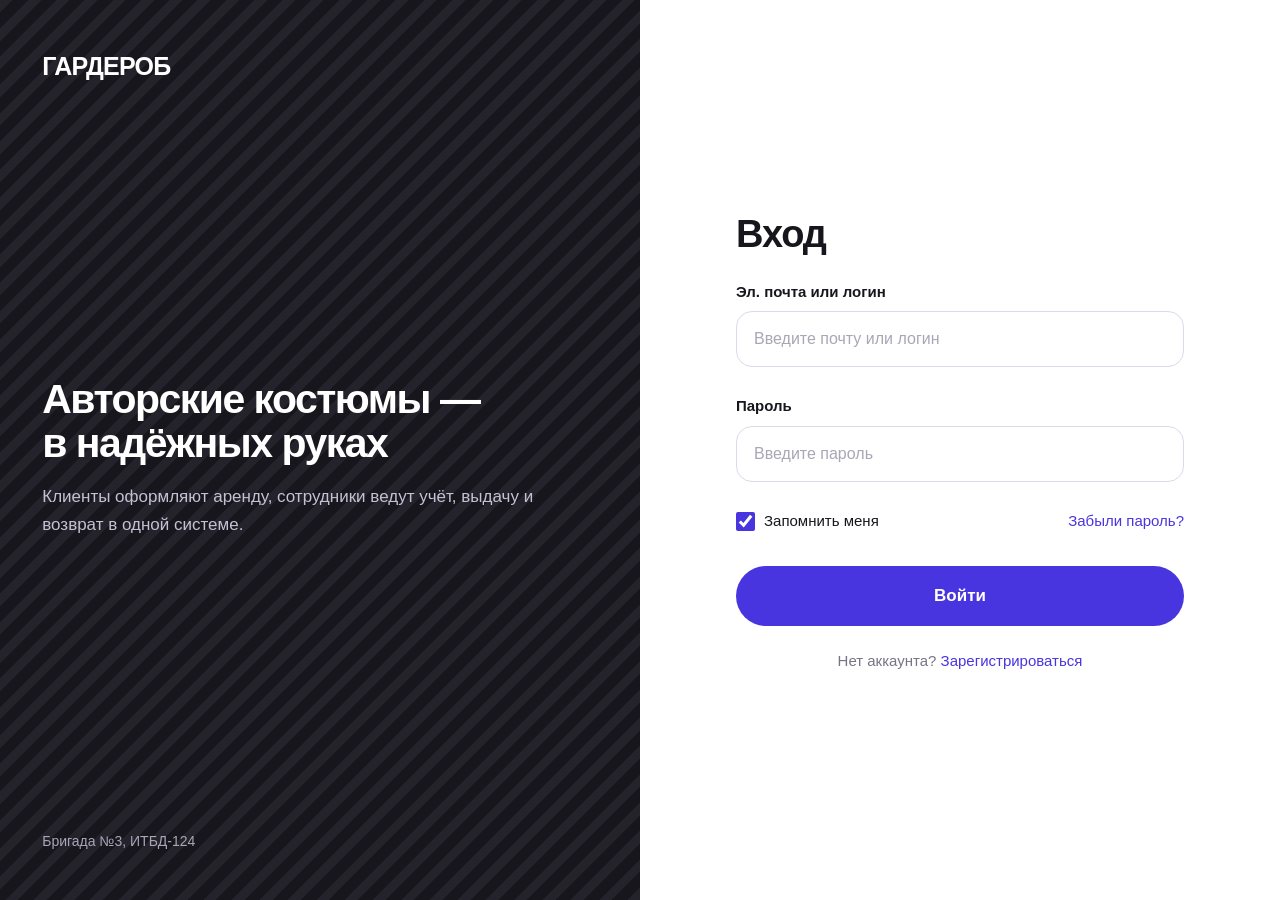
<file: admin/dashboard.html>
<!DOCTYPE html>
<html lang="ru">
<head>
    <meta charset="UTF-8">
    <meta name="viewport" content="width=device-width, initial-scale=1.0">

    <title>Панель управления — Гардероб</title>

    <link rel="preconnect" href="https://fonts.googleapis.com">
    <link rel="preconnect" href="https://fonts.gstatic.com" crossorigin>
    <link href="https://fonts.googleapis.com/css2?family=Manrope:wght@400;500;600;700;800&display=swap" rel="stylesheet">

    <link rel="stylesheet" href="../style.css">
    <link rel="stylesheet" href="dashboard.css">
</head>

<body class="admin-page">

<div class="admin-layout">

    <!-- Боковая панель -->

    <aside class="sidebar">

        <a href="../index.html" class="sidebar-logo">
            ГАРДЕРОБ
        </a>

        <nav class="sidebar-nav">
            <a class="nav-item active" href="dashboard.html">
                <span>▦</span> Панель
            </a>
            <a class="nav-item" href="requests.html" data-section="requests">
                <span>▤</span> Заявки
            </a>
            <a class="nav-item" href="costumes.html">
                <span>♧</span> Костюмы
            </a>
            <a class="nav-item" href="returns.html" data-section="issue">
                <span>→</span> Выдача и возврат
            </a>
            <!-- <a class="nav-item" href="#" data-section="designers">
                <span>♙</span> Дизайнеры
            </a> -->
            <a class="nav-item" href="reports.html" data-section="reports">
                <span>▥</span> Отчёты
            </a>
            <a class="nav-item" href="users.html" data-section="users">
                <span>⚙</span> Пользователи
            </a>
        </nav>

        <div class="sidebar-user">
            <strong>Admin</strong>
            <span>Администратор</span>
            <button id="logoutButton">Выйти</button>
        </div>

    </aside>


    <!-- Основная область -->

    <main class="admin-main">

        <header class="dashboard-header">

            <div>
                <h1>Добрый день, Admin</h1>
                <p id="currentDate"></p>
            </div>

            <div class="header-actions">

                <input
                    type="search"
                    id="barcodeSearch"
                    placeholder="Сканируйте штрих-код или введите номер"
                >

                <button class="primary-button" id="acceptCostume">
                    + Принять костюм
                </button>

            </div>

        </header>


        <!-- Статистика -->

        <section class="stats-grid">

            <article class="stat-card">
                <span>В хранилище</span>
                <strong>214</strong>
            </article>

            <article class="stat-card">
                <span>В аренде</span>
                <strong>37</strong>
            </article>

            <article class="stat-card">
                <span>Новые заявки</span>
                <strong class="purple">6</strong>
            </article>

            <article class="stat-card">
                <span>Возврат сегодня</span>
                <strong>5</strong>
            </article>

            <article class="stat-card">
                <span>Просрочено</span>
                <strong class="red">2</strong>
            </article>

            <article class="stat-card">
                <span>Чистка / ремонт</span>
                <strong class="orange">9</strong>
            </article>

        </section>


        <!-- Заявки и возвраты -->

        <section class="dashboard-columns">

            <div class="dashboard-card requests-card">

                <div class="card-heading">
                    <h2>Новые заявки</h2>
                    <a href="#" data-section-link="requests">Все заявки</a>
                </div>

                <div class="table-wrapper">

                    <table>

                        <thead>
                            <tr>
                                <th>№</th>
                                <th>Клиент</th>
                                <th>Костюм</th>
                                <th>Даты</th>
                                <th>Действие</th>
                            </tr>
                        </thead>

                        <tbody>

                            <tr>
                                <td>3-0418</td>
                                <td>Е. Смирнова</td>
                                <td>
                                    Платье «Сумерки»
                                    <small>ГК-0124</small>
                                </td>
                                <td>12.11 – 14.11</td>
                                <td>
                                    <button class="action-button light">
                                        Подтвердить
                                    </button>
                                </td>
                            </tr>

                            <tr>
                                <td>3-0417</td>
                                <td>Театр «Сфера»</td>
                                <td>
                                    Костюм-тройка «Модерн»
                                    <small>ГК-0098</small>
                                </td>
                                <td>13.11 – 20.11</td>
                                <td>
                                    <button class="action-button">
                                        Выдать
                                    </button>
                                </td>
                            </tr>

                            <tr>
                                <td>3-0416</td>
                                <td>Студия «Кадр»</td>
                                <td>
                                    Комбинезон «Металл»
                                    <small>ГК-0151</small>
                                </td>
                                <td>13.11 – 15.11</td>
                                <td>
                                    <button class="action-button">
                                        Выдать
                                    </button>
                                </td>
                            </tr>

                            <tr>
                                <td>3-0415</td>
                                <td>А. Белова</td>
                                <td>
                                    Жакет «Конструктив»
                                    <small>ГК-0077</small>
                                </td>
                                <td>16.11 – 17.11</td>
                                <td>
                                    <button class="action-button light">
                                        Подтвердить
                                    </button>
                                </td>
                            </tr>

                        </tbody>

                    </table>

                </div>

            </div>


            <!-- Ближайшие возвраты -->

            <div class="dashboard-card returns-card">

                <h2>Ближайшие возвраты</h2>

                <div class="return-item">
                    <div>
                        <strong>Корсетное платье «Барокко»</strong>
                        <small>Агентство «Мода+»</small>
                    </div>
                    <span class="status overdue">Просрочен 2 дня</span>
                </div>

                <div class="return-item">
                    <div>
                        <strong>Платье-кимоно «Сад»</strong>
                        <small>К. Иванов</small>
                    </div>
                    <span class="status today">Сегодня</span>
                </div>

                <div class="return-item">
                    <div>
                        <strong>Пальто «Нуар»</strong>
                        <small>Студия «Свет»</small>
                    </div>
                    <span class="status today">Сегодня</span>
                </div>

                <div class="return-item">
                    <div>
                        <strong>Платье «Графика»</strong>
                        <small>М. Ли</small>
                    </div>
                    <span class="status neutral">15.11</span>
                </div>

            </div>

        </section>


        <!-- Последние операции -->

        <section class="dashboard-card operations-card">

            <h2>Последние операции</h2>

            <div class="operation-row">
                <span>13.11, 11:42</span>
                <p>Выдан костюм ГК-0098 по заявке 3-0417, акт выдачи АВ-0352</p>
                <small>О. Петрова</small>
            </div>

            <div class="operation-row">
                <span>13.11, 10:15</span>
                <p>Принят возврат ГК-0140, состояние «хорошее», отправлен на чистку</p>
                <small>Н. Кузнецова</small>
            </div>

            <div class="operation-row">
                <span>12.11, 18:03</span>
                <p>Добавлен костюм ГК-0214 «Жилет „Вечер“», дизайнер А. Лебедева</p>
                <small>О. Петрова</small>
            </div>

            <div class="operation-row">
                <span>12.11, 16:30</span>
                <p>Акт порчи АП-0019: оторвана фурнитура, штраф 2 800 ₽ удержан из залога</p>
                <small>Н. Кузнецова</small>
            </div>

            <div class="operation-row">
                <span>12.11, 12:08</span>
                <p>Костюм ГК-0077 перемещён: Стеллаж А-3 → Стеллаж С-1</p>
                <small>О. Петрова</small>
            </div>

        </section>

    </main>

</div>

<div class="admin-toast" id="adminToast"></div>

<script src="dashboard.js"></script>

</body>
</html>
</file>
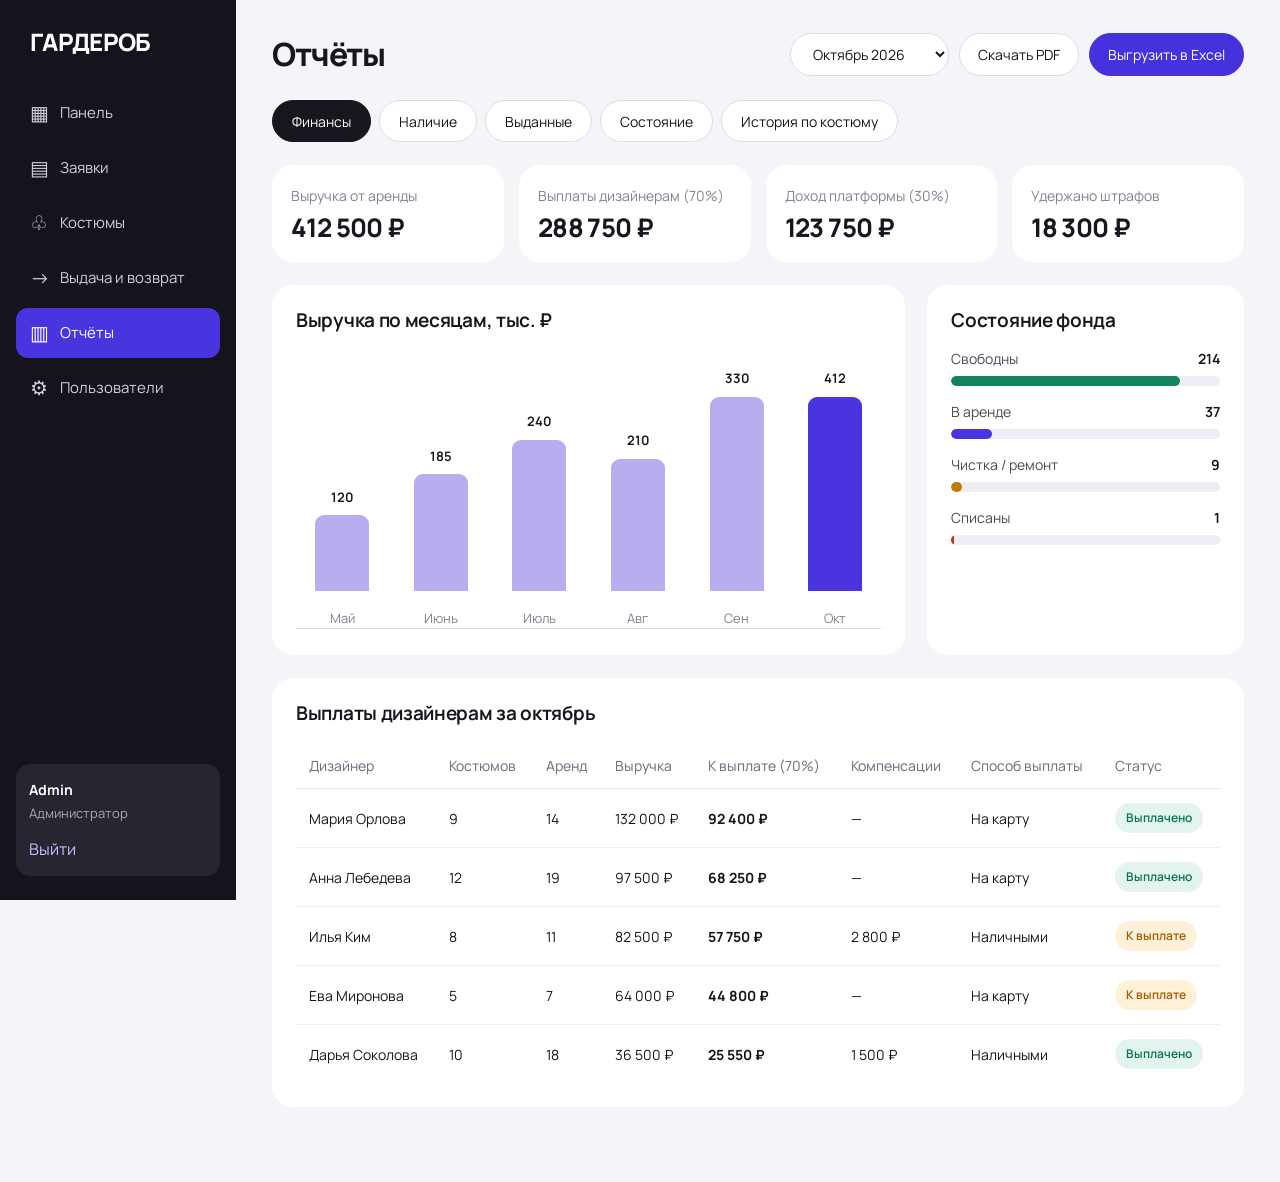
<file: admin/reports.html>
<!DOCTYPE html>
<html lang="ru">
<head>
    <meta charset="UTF-8">
    <meta name="viewport" content="width=device-width, initial-scale=1.0">
    <title>Отчёты — Гардероб</title>

    <link rel="preconnect" href="https://fonts.googleapis.com">
    <link rel="preconnect" href="https://fonts.gstatic.com" crossorigin>
    <link href="https://fonts.googleapis.com/css2?family=Manrope:wght@400;500;600;700;800&display=swap" rel="stylesheet">

    <link rel="stylesheet" href="../style.css">
    <link rel="stylesheet" href="dashboard.css">
    <link rel="stylesheet" href="reports.css">
</head>
<body class="admin-page">

<div class="admin-layout">

    <!-- БОКОВОЕ МЕНЮ (единое) -->
    <aside class="sidebar">
        <a href="dashboard.html" class="sidebar-logo">
            ГАРДЕРОБ
        </a>

        <nav class="sidebar-nav">
            <a class="nav-item" href="dashboard.html">
                <span>▦</span> Панель
            </a>
            <a class="nav-item" href="requests.html" data-section="requests">
                <span>▤</span> Заявки
            </a>
            <a class="nav-item" href="costumes.html">
                <span>♧</span> Костюмы
            </a>
            <a class="nav-item" href="returns.html">
                <span>→</span> Выдача и возврат
            </a>
            <!-- <a class="nav-item" href="#" data-section="designers">
                <span>♙</span> Дизайнеры
            </a> -->
            <a class="nav-item active" href="reports.html">
                <span>▥</span> Отчёты
            </a>
            <a class="nav-item" href="users.html" data-section="users">
                <span>⚙</span> Пользователи
            </a>
        </nav>

        <div class="sidebar-user">
            <strong>Admin</strong>
            <span>Администратор</span>
            <button id="logoutButton">Выйти</button>
        </div>
    </aside>


    <!-- ОСНОВНАЯ ЧАСТЬ -->
    <main class="admin-main">
        
        <!-- ВСТАВЛЯЕМ ВАШ КОД ОТЧЕТОВ СЮДА -->
        <section class="reports-page">

            <!-- Заголовок -->
            <div class="reports-header">
                <h1>Отчёты</h1>

                <div class="reports-actions">
                    <select id="reportMonth" class="report-select">
                        <option value="2026-10">Октябрь 2026</option>
                        <option value="2026-09">Сентябрь 2026</option>
                        <option value="2026-08">Август 2026</option>
                        <option value="2026-07">Июль 2026</option>
                        <option value="2026-06">Июнь 2026</option>
                        <option value="2026-05">Май 2026</option>
                    </select>

                    <button class="report-btn secondary" id="downloadPDF">
                        Скачать PDF
                    </button>

                    <button class="report-btn primary" id="downloadExcel">
                        Выгрузить в Excel
                    </button>
                </div>
            </div>

            <!-- Переключение отчётов -->
            <div class="report-tabs">
                <button class="report-tab active" data-tab="finance">
                    Финансы
                </button>
                <button class="report-tab" data-tab="availability">
                    Наличие
                </button>
                <button class="report-tab" data-tab="issued">
                    Выданные
                </button>
                <button class="report-tab" data-tab="condition">
                    Состояние
                </button>
                <button class="report-tab" data-tab="history">
                    История по костюму
                </button>
            </div>

            <!-- Содержимое отчётов -->
            <div id="reportContent">

                <!-- Финансы -->
                <div class="report-view active" id="finance">

                    <div class="finance-cards">

                        <div class="finance-card">
                            <span>Выручка от аренды</span>
                            <strong id="totalRevenue">412 500 ₽</strong>
                        </div>

                        <div class="finance-card">
                            <span>Выплаты дизайнерам (70%)</span>
                            <strong id="designerPayments">288 750 ₽</strong>
                        </div>

                        <div class="finance-card">
                            <span>Доход платформы (30%)</span>
                            <strong id="platformIncome">123 750 ₽</strong>
                        </div>

                        <div class="finance-card">
                            <span>Удержано штрафов</span>
                            <strong id="totalFines">18 300 ₽</strong>
                        </div>

                    </div>

                    <!-- Диаграмма и состояние фонда -->
                    <div class="analytics-grid">

                        <div class="report-panel revenue-panel">
                            <h2>Выручка по месяцам, тыс. ₽</h2>

                            <div class="chart-container" id="revenueChart">
                                <div class="chart-column">
                                    <span class="chart-value">120</span>
                                    <div class="chart-bar" style="height: 29%"></div>
                                    <span class="chart-month">Май</span>
                                </div>

                                <div class="chart-column">
                                    <span class="chart-value">185</span>
                                    <div class="chart-bar" style="height: 45%"></div>
                                    <span class="chart-month">Июнь</span>
                                </div>

                                <div class="chart-column">
                                    <span class="chart-value">240</span>
                                    <div class="chart-bar" style="height: 58%"></div>
                                    <span class="chart-month">Июль</span>
                                </div>

                                <div class="chart-column">
                                    <span class="chart-value">210</span>
                                    <div class="chart-bar" style="height: 51%"></div>
                                    <span class="chart-month">Авг</span>
                                </div>

                                <div class="chart-column">
                                    <span class="chart-value">330</span>
                                    <div class="chart-bar" style="height: 80%"></div>
                                    <span class="chart-month">Сен</span>
                                </div>

                                <div class="chart-column">
                                    <span class="chart-value">412</span>
                                    <div class="chart-bar current" style="height: 100%"></div>
                                    <span class="chart-month">Окт</span>
                                </div>
                            </div>
                        </div>

                        <div class="report-panel fund-panel">
                            <h2>Состояние фонда</h2>

                            <div class="fund-item">
                                <div class="fund-label">
                                    <span>Свободны</span>
                                    <strong>214</strong>
                                </div>
                                <div class="fund-progress">
                                    <div class="fund-fill green" style="width: 85%"></div>
                                </div>
                            </div>

                            <div class="fund-item">
                                <div class="fund-label">
                                    <span>В аренде</span>
                                    <strong>37</strong>
                                </div>
                                <div class="fund-progress">
                                    <div class="fund-fill purple" style="width: 15%"></div>
                                </div>
                            </div>

                            <div class="fund-item">
                                <div class="fund-label">
                                    <span>Чистка / ремонт</span>
                                    <strong>9</strong>
                                </div>
                                <div class="fund-progress">
                                    <div class="fund-fill orange" style="width: 4%"></div>
                                </div>
                            </div>

                            <div class="fund-item">
                                <div class="fund-label">
                                    <span>Списаны</span>
                                    <strong>1</strong>
                                </div>
                                <div class="fund-progress">
                                    <div class="fund-fill red" style="width: 1%"></div>
                                </div>
                            </div>
                        </div>

                    </div>

                    <!-- Выплаты дизайнерам -->
                    <div class="report-panel payments-panel">
                        <h2 id="paymentsTitle">
                            Выплаты дизайнерам за октябрь
                        </h2>

                        <div class="table-wrapper">
                            <table class="reports-table">
                                <thead>
                                    <tr>
                                        <th>Дизайнер</th>
                                        <th>Костюмов</th>
                                        <th>Аренд</th>
                                        <th>Выручка</th>
                                        <th>К выплате (70%)</th>
                                        <th>Компенсации</th>
                                        <th>Способ выплаты</th>
                                        <th>Статус</th>
                                    </tr>
                                </thead>

                                <tbody id="designerTable">
                                    <tr>
                                        <td>Мария Орлова</td>
                                        <td>9</td>
                                        <td>14</td>
                                        <td>132 000 ₽</td>
                                        <td><strong>92 400 ₽</strong></td>
                                        <td>—</td>
                                        <td>На карту</td>
                                        <td><span class="status paid">Выплачено</span></td>
                                    </tr>

                                    <tr>
                                        <td>Анна Лебедева</td>
                                        <td>12</td>
                                        <td>19</td>
                                        <td>97 500 ₽</td>
                                        <td><strong>68 250 ₽</strong></td>
                                        <td>—</td>
                                        <td>На карту</td>
                                        <td><span class="status paid">Выплачено</span></td>
                                    </tr>

                                    <tr>
                                        <td>Илья Ким</td>
                                        <td>8</td>
                                        <td>11</td>
                                        <td>82 500 ₽</td>
                                        <td><strong>57 750 ₽</strong></td>
                                        <td>2 800 ₽</td>
                                        <td>Наличными</td>
                                        <td><span class="status pending">К выплате</span></td>
                                    </tr>

                                    <tr>
                                        <td>Ева Миронова</td>
                                        <td>5</td>
                                        <td>7</td>
                                        <td>64 000 ₽</td>
                                        <td><strong>44 800 ₽</strong></td>
                                        <td>—</td>
                                        <td>На карту</td>
                                        <td><span class="status pending">К выплате</span></td>
                                    </tr>

                                    <tr>
                                        <td>Дарья Соколова</td>
                                        <td>10</td>
                                        <td>18</td>
                                        <td>36 500 ₽</td>
                                        <td><strong>25 550 ₽</strong></td>
                                        <td>1 500 ₽</td>
                                        <td>Наличными</td>
                                        <td><span class="status paid">Выплачено</span></td>
                                    </tr>
                                </tbody>
                            </table>
                        </div>
                    </div>

                </div>

                <!-- Остальные вкладки -->
                <div class="report-view" id="availability">
                    <div class="report-panel">
                        <h2>Наличие костюмов</h2>
                        <p>Распределение костюмов по статусам и категориям.</p>
                        <div id="availabilityContent"></div>
                    </div>
                </div>

                <div class="report-view" id="issued">
                    <div class="report-panel">
                        <h2>Выданные костюмы</h2>
                        <div id="issuedContent"></div>
                    </div>
                </div>

                <div class="report-view" id="condition">
                    <div class="report-panel">
                        <h2>Состояние костюмов</h2>
                        <div id="conditionContent"></div>
                    </div>
                </div>

                <div class="report-view" id="history">
                    <div class="report-panel">
                        <h2>История по костюму</h2>

                        <input
                            type="text"
                            id="historySearch"
                            class="report-search"
                            placeholder="Введите инвентарный номер, например ГК-0112"
                        >

                        <div id="historyContent"></div>
                    </div>
                </div>

            </div>

        </section>
        <!-- КОНЕЦ КОДА ОТЧЕТОВ -->

    </main>

</div>

<script src="reports.js"></script> 

</body>
</html>
</file>
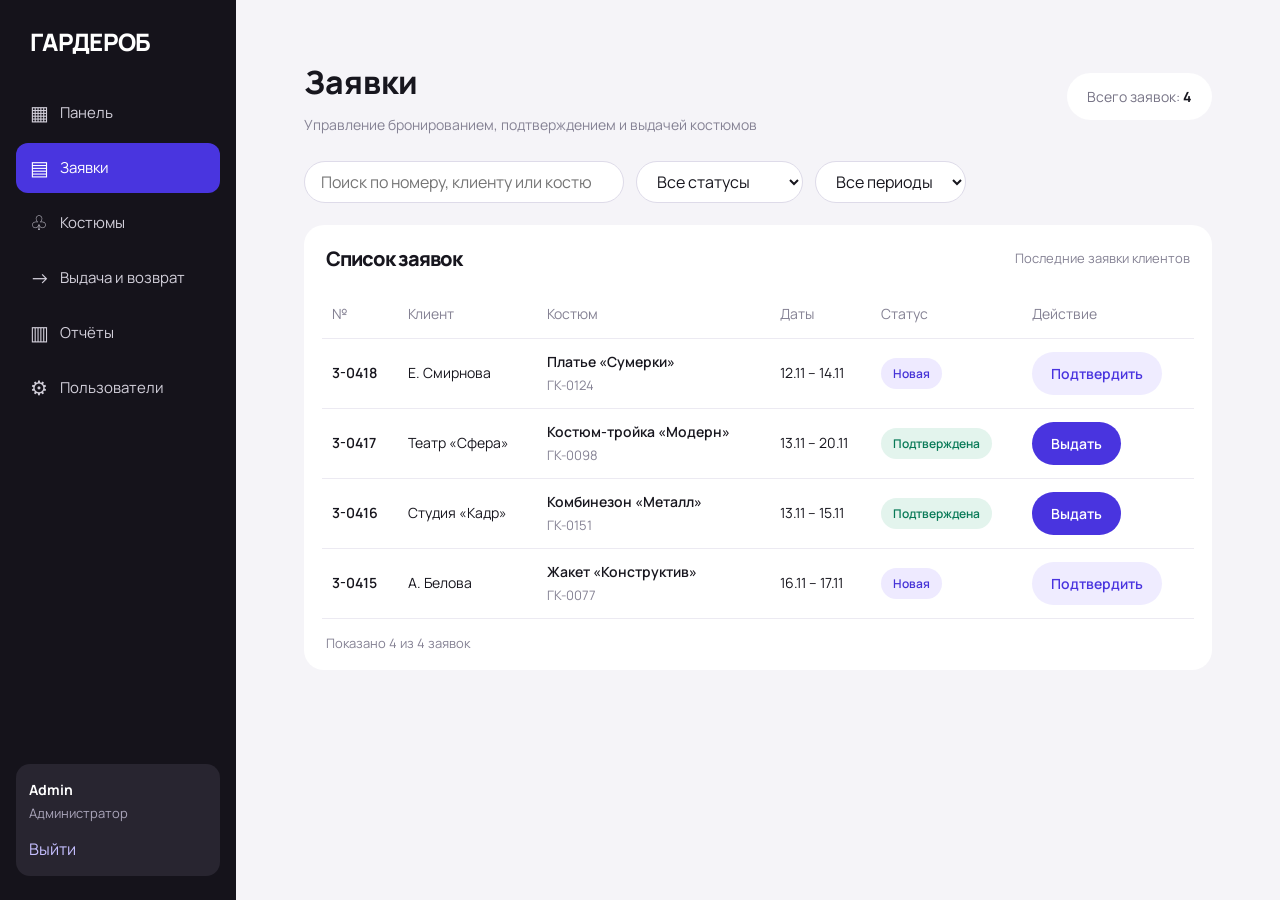
<file: admin/requests.html>
<!DOCTYPE html>
<html lang="ru">
<head>
    <meta charset="UTF-8">
    <meta name="viewport" content="width=device-width, initial-scale=1.0">
    <title>Заявки — Гардероб</title>

    <link rel="preconnect" href="https://fonts.googleapis.com">
    <link rel="preconnect" href="https://fonts.gstatic.com" crossorigin>
    <link href="https://fonts.googleapis.com/css2?family=Manrope:wght@400;500;600;700;800&display=swap" rel="stylesheet">

    <link rel="stylesheet" href="../style.css">
    <link rel="stylesheet" href="dashboard.css">
    <link rel="stylesheet" href="requests.css">
</head>
<body class="admin-page">

<div class="admin-layout">

    <!-- БОКОВОЕ МЕНЮ (единое) -->
    <aside class="sidebar">
        <a href="dashboard.html" class="sidebar-logo">
            ГАРДЕРОБ
        </a>

        <nav class="sidebar-nav">
            <a class="nav-item" href="dashboard.html">
                <span>▦</span> Панель
            </a>
            <a class="nav-item active" href="requests.html">
                <span>▤</span> Заявки
            </a>
            <a class="nav-item" href="costumes.html">
                <span>♧</span> Костюмы
            </a>
            <a class="nav-item" href="returns.html">
                <span>→</span> Выдача и возврат
            </a>
            <!-- <a class="nav-item" href="#" data-section="designers">
                <span>♙</span> Дизайнеры
            </a> -->
            <a class="nav-item" href="reports.html">
                <span>▥</span> Отчёты
            </a>
            <a class="nav-item" href="users.html">
                <span>⚙</span> Пользователи
            </a>
        </nav>

        <div class="sidebar-user">
            <strong>Admin</strong>
            <span>Администратор</span>
            <button id="logoutButton">Выйти</button>
        </div>
    </aside>


    <!-- ОСНОВНАЯ ЧАСТЬ -->
    <main class="admin-main">
        
        <!-- ВАШ КОД ЗАЯВОК -->
        <div class="requests-page">
            <div class="requests-header">
                <div>
                    <h1>Заявки</h1>
                    <p>Управление бронированием, подтверждением и выдачей костюмов</p>
                </div>
                <div class="requests-count">
                    Всего заявок: <strong id="totalRequests">4</strong>
                </div>
            </div>

            <section class="requests-filters">
                <input
                    type="search"
                    id="requestSearch"
                    placeholder="Поиск по номеру, клиенту или костюму"
                >

                <select id="requestStatus">
                    <option value="">Все статусы</option>
                    <option value="Новая">Новая</option>
                    <option value="Подтверждена">Подтверждена</option>
                    <option value="Выдана">Выдана</option>
                </select>

                <select id="requestPeriod">
                    <option value="">Все периоды</option>
                    <option value="11">Ноябрь 2026</option>
                </select>
            </section>

            <section class="requests-card">
                <div class="requests-card-header">
                    <h2>Список заявок</h2>
                    <span>Последние заявки клиентов</span>
                </div>

                <div class="requests-table-wrapper">
                    <table class="requests-table">
                        <thead>
                            <tr>
                                <th>№</th>
                                <th>Клиент</th>
                                <th>Костюм</th>
                                <th>Даты</th>
                                <th>Статус</th>
                                <th>Действие</th>
                            </tr>
                        </thead>

                        <tbody id="requestsTable">
                            <tr data-status="Новая">
                                <td><strong>3-0418</strong></td>
                                <td>Е. Смирнова</td>
                                <td>
                                    <strong>Платье «Сумерки»</strong>
                                    <small>ГК-0124</small>
                                </td>
                                <td>12.11 – 14.11</td>
                                <td>
                                    <span class="request-status new">
                                        Новая
                                    </span>
                                </td>
                                <td>
                                    <button class="request-action confirm">
                                        Подтвердить
                                    </button>
                                </td>
                            </tr>

                            <tr data-status="Подтверждена">
                                <td><strong>3-0417</strong></td>
                                <td>Театр «Сфера»</td>
                                <td>
                                    <strong>Костюм-тройка «Модерн»</strong>
                                    <small>ГК-0098</small>
                                </td>
                                <td>13.11 – 20.11</td>
                                <td>
                                    <span class="request-status confirmed">
                                        Подтверждена
                                    </span>
                                </td>
                                <td>
                                    <button class="request-action issue">
                                        Выдать
                                    </button>
                                </td>
                            </tr>

                            <tr data-status="Подтверждена">
                                <td><strong>3-0416</strong></td>
                                <td>Студия «Кадр»</td>
                                <td>
                                    <strong>Комбинезон «Металл»</strong>
                                    <small>ГК-0151</small>
                                </td>
                                <td>13.11 – 15.11</td>
                                <td>
                                    <span class="request-status confirmed">
                                        Подтверждена
                                    </span>
                                </td>
                                <td>
                                    <button class="request-action issue">
                                        Выдать
                                    </button>
                                </td>
                            </tr>

                            <tr data-status="Новая">
                                <td><strong>3-0415</strong></td>
                                <td>А. Белова</td>
                                <td>
                                    <strong>Жакет «Конструктив»</strong>
                                    <small>ГК-0077</small>
                                </td>
                                <td>16.11 – 17.11</td>
                                <td>
                                    <span class="request-status new">
                                        Новая
                                    </span>
                                </td>
                                <td>
                                    <button class="request-action confirm">
                                        Подтвердить
                                    </button>
                                </td>
                            </tr>
                        </tbody>
                    </table>
                </div>

                <div class="requests-footer">
                    <span id="requestsShown">Показано 4 из 4 заявок</span>
                </div>
            </section>
        </div>
        <!-- КОНЕЦ КОДА ЗАЯВОК -->

    </main>

</div>

<script src="requests.js"></script> 

</body>
</html>
</file>
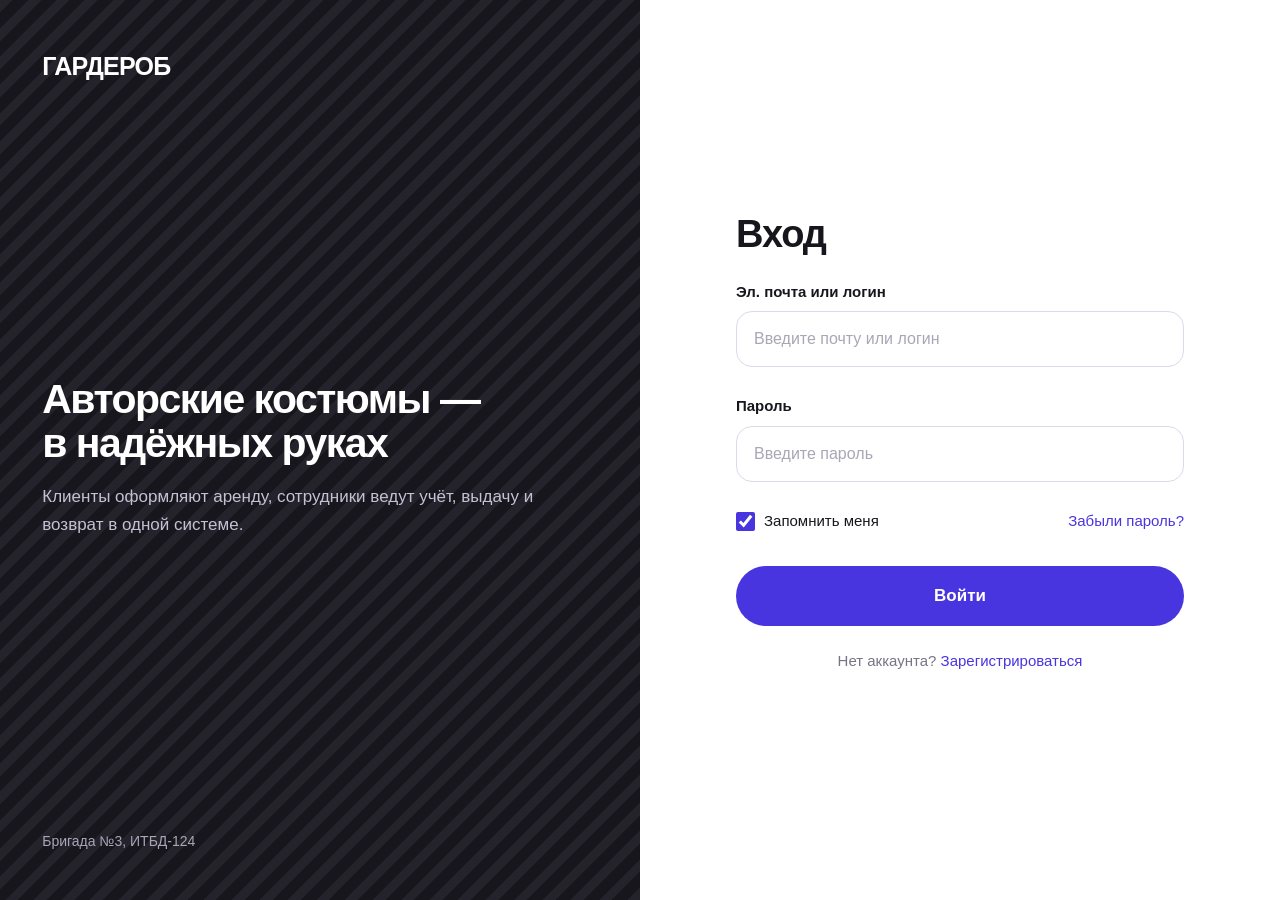
<file: admin/returns.html>
<!DOCTYPE html>
<html lang="ru">
<head>
    <meta charset="UTF-8">
    <meta name="viewport" content="width=device-width, initial-scale=1.0">
    <title>Выдача и возврат — Гардероб</title>

    <link rel="preconnect" href="https://fonts.googleapis.com">
    <link rel="preconnect" href="https://fonts.gstatic.com" crossorigin>
    <link href="https://fonts.googleapis.com/css2?family=Manrope:wght@400;500;600;700;800&display=swap" rel="stylesheet">

    <link rel="stylesheet" href="../style.css">
    <link rel="stylesheet" href="dashboard.css">
    <link rel="stylesheet" href="returns.css">
</head>
<body class="admin-page">

<div class="admin-layout">

    <!-- БОКОВОЕ МЕНЮ (единое) -->
    <aside class="sidebar">
        <a href="dashboard.html" class="sidebar-logo">
            ГАРДЕРОБ
        </a>

        <nav class="sidebar-nav">
            <a class="nav-item" href="dashboard.html">
                <span>▦</span> Панель
            </a>
            <a class="nav-item" href="requests.html" data-section="requests">
                <span>▤</span> Заявки
            </a>
            <a class="nav-item" href="costumes.html">
                <span>♧</span> Костюмы
            </a>
            <a class="nav-item active" href="returns.html">
                <span>→</span> Выдача и возврат
            </a>
            <!-- <a class="nav-item" href="#" data-section="designers">
                <span>♙</span> Дизайнеры
            </a> -->
            <a class="nav-item" href="reports.html" data-section="reports">
                <span>▥</span> Отчёты
            </a>
            <a class="nav-item" href="users.html" data-section="users">
                <span>⚙</span> Пользователи
            </a>
        </nav>

        <div class="sidebar-user">
            <strong>Admin</strong>
            <span>Администратор</span>
            <button id="logoutButton">Выйти</button>
        </div>
    </aside>


    <!-- ОСНОВНАЯ ЧАСТЬ -->
    <main class="admin-main">
        <a href="dashboard.html" class="back-link">← К панели</a>

        <header class="returns-heading">
            <h1>Приём возврата · заявка 3-0391</h1>
            <p>Костюм найден по штрих-коду ГК-0112</p>
        </header>

        <div class="returns-layout">

            <div class="returns-left">

                <!-- ИНФОРМАЦИЯ О КОСТЮМЕ -->
                <section class="return-card costume-summary">
                    <div class="costume-placeholder pink-placeholder" id="costumeImage"></div>

                    <div class="costume-info">
                        <h2 id="costumeName">Корсетное платье «Барокко» · ГК-0112</h2>

                        <div class="info-row">
                            <span>Клиент</span>
                            <strong>Агентство «Мода»</strong>
                        </div>
                        <div class="info-row">
                            <span>Срок аренды</span>
                            <strong>05.11 – 11.11.2026 (арт-костюм, 4 000 ₽/сут)</strong>
                        </div>
                        <div class="info-row">
                            <span>Состояние при выдаче (акт АВ-0331)</span>
                            <strong>Отличное</strong>
                        </div>
                        <div class="info-row">
                            <span>Оценочная стоимость / залог</span>
                            <strong id="valuationInfo">90 000 ₽ / 45 000 ₽</strong>
                        </div>
                    </div>
                </section>

                <!-- СРАВНЕНИЕ ФОТО -->
                <section class="return-card">
                    <h2>Сравнение с фото при выдаче</h2>

                    <div class="photo-comparison">
                        <div>
                            <div class="comparison-image" id="issuePhoto">
                                Фото при выдаче
                            </div>
                            <span>При выдаче, 05.11.2026</span>
                        </div>

                        <div>
                            <label class="comparison-image upload-image" for="returnPhotos" id="returnPhotoPreview">
                                <span>Загрузить фото при приёме</span>
                            </label>
                            <input type="file" id="returnPhotos" accept="image/*" multiple hidden>
                            <span>При возврате, 13.11.2026</span>
                        </div>
                    </div>
                </section>

                <!-- ОСМОТР -->
                <section class="return-card inspection-card">
                    <h2>Осмотр: отметьте найденное</h2>

                    <div class="damage-options">
                        <label class="damage-option">
                            <input type="checkbox" class="damage-checkbox" data-type="cleaning" data-value="1500" checked>
                            <span class="damage-description">
                                <strong>Загрязнение, нужна химчистка</strong>
                                <small>Фиксированная сумма</small>
                            </span>
                            <strong>1 500 ₽</strong>
                        </label>

                        <label class="damage-option">
                            <input type="checkbox" class="damage-checkbox" data-type="minor" data-percent="10" checked>
                            <span class="damage-description">
                                <strong>Мелкий ремонт</strong>
                                <small>Шов, фурнитура, пуговицы — 10% оценки</small>
                            </span>
                            <strong id="minorPrice">9 000 ₽</strong>
                        </label>

                        <label class="damage-option">
                            <input type="checkbox" class="damage-checkbox" data-type="serious" data-percent="40">
                            <span class="damage-description">
                                <strong>Серьёзное повреждение</strong>
                                <small>Разрыв, невосстановимое пятно — 40% оценки</small>
                            </span>
                            <strong id="seriousPrice">36 000 ₽</strong>
                        </label>

                        <label class="damage-option">
                            <input type="checkbox" class="damage-checkbox" data-type="lost" data-percent="100">
                            <span class="damage-description">
                                <strong>Утрата или невосстановимо</strong>
                                <small>100% оценочной стоимости</small>
                            </span>
                            <strong id="lostPrice">90 000 ₽</strong>
                        </label>
                    </div>

                    <!-- ПРОСРОЧКА -->
                    <div class="delay-control">
                        <div>
                            <strong>Просрочка возврата</strong>
                            <small>1,5 × суточный тариф за каждый день</small>
                        </div>
                        <div class="delay-buttons">
                            <button type="button" id="delayMinus">−</button>
                            <strong id="delayDays">2 дн.</strong>
                            <button type="button" id="delayPlus">+</button>
                        </div>
                    </div>

                    <!-- КОММЕНТАРИЙ -->
                    <label class="comment-label" for="returnComment">Комментарий к акту</label>
                    <textarea id="returnComment" placeholder="Опишите обнаруженные повреждения...">Оторваны две пуговицы на спинке, пятно на подоле.</textarea>
                </section>
            </div>

            <!-- РАСЧЁТ -->
            <aside class="return-card calculation-card">
                <h2>Расчёт по акту</h2>

                <div class="calculation-row">
                    <span>Загрязнение, нужна химчистка</span>
                    <strong id="cleaningTotal">1 500 ₽</strong>
                </div>
                <div class="calculation-row">
                    <span>Мелкий ремонт</span>
                    <strong id="minorTotal">9 000 ₽</strong>
                </div>
                <div class="calculation-row">
                    <span>Просрочка, 2 дн.</span>
                    <strong id="delayTotal">12 000 ₽</strong>
                </div>
                <div class="calculation-row">
                    <span>Итого штраф</span>
                    <strong class="penalty-value" id="penaltyTotal">22 500 ₽</strong>
                </div>
                <div class="calculation-row">
                    <span>Залог</span>
                    <strong id="depositTotal">45 000 ₽</strong>
                </div>

                <div class="refund-result">
                    <span>Вернуть клиенту из залога</span>
                    <strong id="refundTotal">22 500 ₽</strong>
                </div>

                <div class="calculation-row new-status">
                    <span>Новый статус костюма</span>
                    <strong id="newStatus">В ремонте</strong>
                </div>

                <button type="button" class="primary-button" id="acceptReturn">
                    Сформировать акт порчи и принять
                </button>
                <button type="button" class="secondary-button" id="printReturnAct">
                    Распечатать акт (PDF)
                </button>

                <p class="calculation-note">
                    Компенсация за повреждение перечисляется дизайнеру. Клиент получает копию акта на почту.
                </p>
            </aside>

        </div>
    </main>

</div>

<div class="return-toast" id="returnToast"></div>

<script src="returns.js"></script>
</body>
</html>
</file>
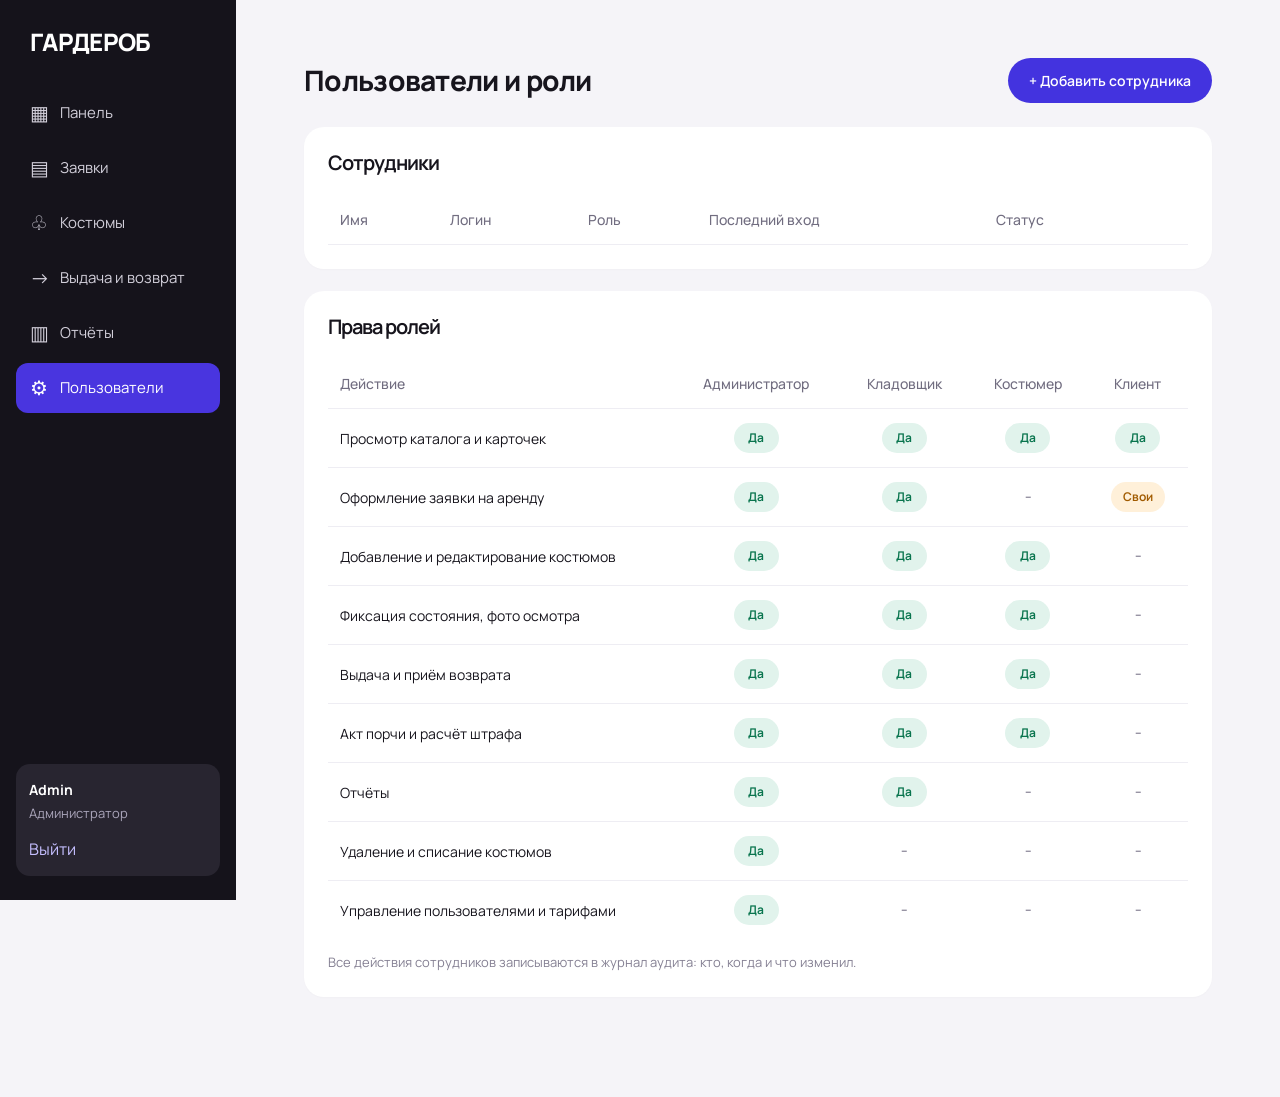
<file: admin/users.html>
<!DOCTYPE html>
<html lang="ru">
<head>
    <meta charset="UTF-8">
    <meta name="viewport" content="width=device-width, initial-scale=1.0">
    <title>Пользователи — Гардероб</title>

    <link rel="preconnect" href="https://fonts.googleapis.com">
    <link rel="preconnect" href="https://fonts.gstatic.com" crossorigin>
    <link href="https://fonts.googleapis.com/css2?family=Manrope:wght@400;500;600;700;800&display=swap" rel="stylesheet">

    <link rel="stylesheet" href="../style.css">
    <link rel="stylesheet" href="dashboard.css">
    <link rel="stylesheet" href="users.css">
</head>
<body class="admin-page">

<div class="admin-layout">

    <!-- БОКОВОЕ МЕНЮ (единое) -->
    <aside class="sidebar">
        <a href="dashboard.html" class="sidebar-logo">
            ГАРДЕРОБ
        </a>

        <nav class="sidebar-nav">
            <a class="nav-item" href="dashboard.html">
                <span>▦</span> Панель
            </a>
            <a class="nav-item" href="requests.html" data-section="requests">
                <span>▤</span> Заявки
            </a>
            <a class="nav-item" href="costumes.html">
                <span>♧</span> Костюмы
            </a>
            <a class="nav-item" href="returns.html">
                <span>→</span> Выдача и возврат
            </a>
            <!-- <a class="nav-item" href="#" data-section="designers">
                <span>♙</span> Дизайнеры
            </a> -->
            <a class="nav-item" href="reports.html">
                <span>▥</span> Отчёты
            </a>
            <a class="nav-item active" href="users.html">
                <span>⚙</span> Пользователи
            </a>
        </nav>

        <div class="sidebar-user">
            <strong>Admin</strong>
            <span>Администратор</span>
            <button id="logoutButton">Выйти</button>
        </div>
    </aside>


    <!-- ОСНОВНАЯ ЧАСТЬ -->
    <main class="admin-main">
        
        <!-- ВАШ КОД ПОЛЬЗОВАТЕЛЕЙ -->
        <section class="users-page" id="usersPage">

            <div class="users-header">
                <h1>Пользователи и роли</h1>
                <button class="users-primary-btn" id="addEmployeeBtn">
                    + Добавить сотрудника
                </button>
            </div>

            <!-- Сотрудники -->
            <section class="users-card">
                <h2>Сотрудники</h2>

                <div class="users-table-wrap">
                    <table class="users-table">
                        <thead>
                            <tr>
                                <th>Имя</th>
                                <th>Логин</th>
                                <th>Роль</th>
                                <th>Последний вход</th>
                                <th>Статус</th>
                                <th></th>
                            </tr>
                        </thead>

                        <tbody id="employeesTable"></tbody>
                    </table>
                </div>
            </section>

            <!-- Права ролей -->
            <section class="users-card permissions-card">
                <h2>Права ролей</h2>

                <div class="users-table-wrap">
                    <table class="permissions-table">
                        <thead>
                            <tr>
                                <th>Действие</th>
                                <th>Администратор</th>
                                <th>Кладовщик</th>
                                <th>Костюмер</th>
                                <th>Клиент</th>
                            </tr>
                        </thead>

                        <tbody id="permissionsTable">
                            <tr>
                                <td>Просмотр каталога и карточек</td>
                                <td><span class="permission-yes">Да</span></td>
                                <td><span class="permission-yes">Да</span></td>
                                <td><span class="permission-yes">Да</span></td>
                                <td><span class="permission-yes">Да</span></td>
                            </tr>

                            <tr>
                                <td>Оформление заявки на аренду</td>
                                <td><span class="permission-yes">Да</span></td>
                                <td><span class="permission-yes">Да</span></td>
                                <td><span class="permission-no">–</span></td>
                                <td><span class="permission-own">Свои</span></td>
                            </tr>

                            <tr>
                                <td>Добавление и редактирование костюмов</td>
                                <td><span class="permission-yes">Да</span></td>
                                <td><span class="permission-yes">Да</span></td>
                                <td><span class="permission-yes">Да</span></td>
                                <td><span class="permission-no">–</span></td>
                            </tr>

                            <tr>
                                <td>Фиксация состояния, фото осмотра</td>
                                <td><span class="permission-yes">Да</span></td>
                                <td><span class="permission-yes">Да</span></td>
                                <td><span class="permission-yes">Да</span></td>
                                <td><span class="permission-no">–</span></td>
                            </tr>

                            <tr>
                                <td>Выдача и приём возврата</td>
                                <td><span class="permission-yes">Да</span></td>
                                <td><span class="permission-yes">Да</span></td>
                                <td><span class="permission-yes">Да</span></td>
                                <td><span class="permission-no">–</span></td>
                            </tr>

                            <tr>
                                <td>Акт порчи и расчёт штрафа</td>
                                <td><span class="permission-yes">Да</span></td>
                                <td><span class="permission-yes">Да</span></td>
                                <td><span class="permission-yes">Да</span></td>
                                <td><span class="permission-no">–</span></td>
                            </tr>

                            <tr>
                                <td>Отчёты</td>
                                <td><span class="permission-yes">Да</span></td>
                                <td><span class="permission-yes">Да</span></td>
                                <td><span class="permission-no">–</span></td>
                                <td><span class="permission-no">–</span></td>
                            </tr>

                            <tr>
                                <td>Удаление и списание костюмов</td>
                                <td><span class="permission-yes">Да</span></td>
                                <td><span class="permission-no">–</span></td>
                                <td><span class="permission-no">–</span></td>
                                <td><span class="permission-no">–</span></td>
                            </tr>

                            <tr>
                                <td>Управление пользователями и тарифами</td>
                                <td><span class="permission-yes">Да</span></td>
                                <td><span class="permission-no">–</span></td>
                                <td><span class="permission-no">–</span></td>
                                <td><span class="permission-no">–</span></td>
                            </tr>
                        </tbody>
                    </table>
                </div>

                <p class="users-note">
                    Все действия сотрудников записываются в журнал аудита:
                    кто, когда и что изменил.
                </p>
            </section>

            <!-- Модальное окно -->
            <div class="employee-modal" id="employeeModal" aria-hidden="true">
                <div class="employee-modal-content">

                    <button class="modal-close" id="closeEmployeeModal"
                            aria-label="Закрыть">×</button>

                    <h2 id="employeeModalTitle">Добавить сотрудника</h2>

                    <form id="employeeForm">

                        <label>
                            ФИО
                            <input type="text" id="employeeName"
                                   placeholder="Иванов Иван Иванович" required>
                        </label>

                        <label>
                            Логин
                            <input type="text" id="employeeLogin"
                                   placeholder="Например, ivanov" required>
                        </label>

                        <label>
                            Пароль
                            <input type="password" id="employeePassword"
                                   placeholder="Введите пароль">
                        </label>

                        <label>
                            Роль
                            <select id="employeeRole" required>
                                <option value="Администратор">Администратор</option>
                                <option value="Кладовщик">Кладовщик</option>
                                <option value="Костюмер">Костюмер</option>
                                <option value="Клиент">Клиент</option>
                            </select>
                        </label>

                        <label>
                            Статус
                            <select id="employeeStatus">
                                <option value="Активен">Активен</option>
                                <option value="Отпуск">Отпуск</option>
                                <option value="Заблокирован">Заблокирован</option>
                            </select>
                        </label>

                        <div class="modal-actions">
                            <button type="submit" class="users-primary-btn">
                                Сохранить
                            </button>

                            <button type="button" class="users-secondary-btn"
                                    id="cancelEmployeeModal">
                                Отмена
                            </button>
                        </div>

                    </form>
                </div>
            </div>

        </section>
        <!-- КОНЕЦ КОДА ПОЛЬЗОВАТЕЛЕЙ -->

    </main>

</div>

<script src="users.js"></script> 
</body>
</html>
</file>
<file: style.css>
/* ============ БАЗА ============ */
:root {
  --cw: 1320px;
  --pp: 40px;
  --dark: #17161d;
  --gray: #777381;
  --purple: #4935df;
}
* { margin: 0; padding: 0; box-sizing: border-box; }
html { scroll-behavior: smooth; }
body {
  font-family: 'Manrope', sans-serif;
  font-size: 16px;
  line-height: 1.5;
  color: var(--dark);
  background: #fff;
}
a { text-decoration: none; color: inherit; transition: color .2s; }
button, input { font-family: inherit; }
h2 { font-size: 32px; line-height: 1.2; letter-spacing: -1px; font-weight: 800; }

/* ============ СЕТКА (единая) ============ */
.header-inner,
.hero-inner,
.section-container {
  width: 100%;
  max-width: var(--cw);
  margin: 0 auto;
}
.header, .hero { padding-left: var(--pp); padding-right: var(--pp); display: flex; justify-content: center; }
.section-container { width: calc(100% - 2 * var(--pp)); }
.footer {
  width: min(calc(100% - 2 * var(--pp)), var(--cw));
  margin: 0 auto;
}

/* ============ КНОПКИ (общая база) ============ */
button,
.primary-btn,
.secondary-btn,
.login-btn,
a.primary-btn,
a.secondary-btn {
  cursor: pointer;
  transition: background-color .2s, color .2s, border-color .2s, transform .15s, box-shadow .2s;
}
.primary-btn,
.secondary-btn,
.login-btn {
  display: inline-flex;
  align-items: center;
  justify-content: center;
  min-height: 46px;
  padding: 0 24px;
  border-radius: 30px;
  font-size: 14px;
  font-weight: 600;
}
.primary-btn { background: var(--purple); color: #fff; border: 1px solid var(--purple); }
.primary-btn:hover { background: #3523c5; border-color: #3523c5; box-shadow: 0 5px 14px rgba(73,53,223,.2); transform: translateY(-2px); }
.primary-btn:active { background: #291a9e; transform: scale(.96); box-shadow: none; }
.secondary-btn { border: 1px solid var(--dark); color: var(--dark); }
.secondary-btn:hover { background: var(--dark); color: #fff; transform: translateY(-2px); }
.secondary-btn:active { background: #37343e; transform: scale(.96); }
.login-btn { background: var(--dark); color: #fff; border: none; padding: 11px 23px; }
.login-btn:hover { background: var(--purple); box-shadow: 0 4px 12px rgba(73,53,223,.2); transform: translateY(-2px); }
.login-btn:active { background: #3523c5; transform: scale(.95); }

/* Фокус */
button:focus-visible, a:focus-visible, input:focus-visible {
  outline: 2px solid var(--purple);
  outline-offset: 4px;
}

/* ============ ШАПКА ============ */
.header { width: 100%; height: 76px; border-bottom: 1px solid #e8e6ed; }
.header-inner { display: flex; align-items: center; justify-content: space-between; gap: 30px; }
.logo { font-size: 22px; font-weight: 800; white-space: nowrap; }
.navigation { display: flex; align-items: center; justify-content: center; gap: clamp(18px, 2.2vw, 35px); }
.navigation a { font-size: 14px; white-space: nowrap; }
.navigation a:hover { color: var(--purple); }
.header-right { display: flex; align-items: center; gap: 12px; }
.header-right input {
  width: 220px; height: 40px;
  border: 1px solid #dedbe8; border-radius: 30px;
  padding: 0 16px; font-size: 13px; outline: none;
}

/* ============ ГЛАВНЫЙ ЭКРАН ============ */
.hero { width: 100%; padding-top: 55px; padding-bottom: 45px; }
.hero-inner { display: grid; grid-template-columns: 1fr 1fr; gap: 55px; align-items: stretch; }
.hero-content { min-width: 0; display: flex; flex-direction: column; align-items: flex-start; }
.tag {
  display: inline-block;
  background: #eeebff; color: #4430d9;
  font-size: 12px; font-weight: 600;
  padding: 7px 13px; border-radius: 30px;
  margin-bottom: 24px;
}
.hero h1 {
  font-size: clamp(38px, 3.2vw, 54px);
  line-height: 1.02; letter-spacing: -2px;
  font-weight: 800; max-width: 600px;
  margin-bottom: 24px;
}
.hero-description { font-size: 16px; color: var(--gray); line-height: 1.65; max-width: 490px; margin-bottom: 25px; }
.hero-buttons { display: flex; gap: 8px; flex-wrap: wrap; }
.statistics { display: flex; gap: 40px; margin-top: 34px; flex-wrap: wrap; }
.statistics div { display: flex; flex-direction: column; }
.statistics strong { font-size: 25px; font-weight: 800; }
.statistics span { color: var(--gray); font-size: 12px; }

/* ============ ГАЛЕРЕЯ ============ */
.hero-gallery { display: grid; grid-template-columns: 1fr 1fr; gap: 14px; min-height: 480px; overflow: visible; }
.gallery-large { min-height: 100%; }
.gallery-small { display: grid; grid-template-rows: 1fr 1fr; gap: 14px; }
.placeholder {
  border-radius: 20px; position: relative; overflow: hidden;
  background-size: 17px 17px;
  background-image: repeating-linear-gradient(135deg, rgba(255,255,255,.3) 0 5px, transparent 5px 12px);
  transition: transform .35s, box-shadow .35s;
  cursor: pointer;
}
.placeholder:hover { transform: scale(1.025); box-shadow: 0 8px 22px rgba(23,22,29,.1); z-index: 2; }
.placeholder span { position: absolute; bottom: 12px; left: 13px; font-size: 11px; color: #655f69; }
.purple { background-color: #d5cff3; }
.beige  { background-color: #eddfce; }
.green  { background-color: #cce0d9; }

/* ============ СЕКЦИИ (общий паддинг) ============ */
.how-section, .catalog-section, .terms-section { width: 100%; padding: 55px 0; }
.how-section h2, .terms-section h2 { margin-bottom: 25px; }

/* ============ КАК ЭТО РАБОТАЕТ ============ */
.how-section { background: #f5f4f8; }
.steps { display: grid; grid-template-columns: repeat(4, 1fr); gap: 18px; }
.step-card { background: #fff; border-radius: 18px; padding: 24px; min-height: 195px; }
.step-number {
  width: 36px; height: 36px; border-radius: 50%;
  background: var(--dark); color: #fff;
  display: flex; align-items: center; justify-content: center;
  font-size: 16px; font-weight: 700; margin-bottom: 15px;
}
.step-card h3 { font-size: 16px; font-weight: 700; margin-bottom: 10px; }
.step-card p { color: var(--gray); font-size: 14px; line-height: 1.6; }

/* ============ КАТАЛОГ ============ */
.section-heading { display: flex; align-items: center; justify-content: space-between; margin-bottom: 24px; }
.section-heading a { font-size: 14px; color: var(--purple); font-weight: 600; }
.section-heading a:hover { color: var(--purple); }
.products { display: grid; grid-template-columns: repeat(4, 1fr); gap: 22px; }
.product-card { min-width: 0; overflow: visible; }
.product-image {
  height: 260px; border-radius: 18px; position: relative; overflow: hidden;
  background-image: repeating-linear-gradient(135deg, rgba(255,255,255,.35) 0 6px, transparent 6px 13px);
  margin-bottom: 13px;
  transition: transform .35s, box-shadow .35s;
  cursor: pointer;
}
.product-image:hover { transform: scale(1.025); box-shadow: 0 8px 22px rgba(23,22,29,.12); }
.product-purple { background-color: #d5cff3; }
.product-pink   { background-color: #eed1d7; }
.product-gray   { background-color: #d7dce2; }
.product-beige  { background-color: #eddfce; }
.product-label {
  position: absolute; top: 9px; right: 9px;
  background: #fff; padding: 6px 11px; border-radius: 20px; font-size: 12px;
}
.product-card h3 { font-size: 15px; font-weight: 700; line-height: 1.4; margin-bottom: 7px; }
.product-card p { font-size: 13px; color: var(--gray); margin-bottom: 9px; }
.product-card strong { font-size: 14px; font-weight: 700; }

/* ============ УСЛОВИЯ АРЕНДЫ ============ */
.terms-section { background: #15141b; color: #fff; }
.terms-grid { display: grid; grid-template-columns: repeat(4, 1fr); gap: 18px; }
.terms-card { border: 1px solid #33313c; border-radius: 18px; padding: 24px; min-height: 225px; }
.terms-card h3 { font-size: 17px; font-weight: 700; margin-bottom: 15px; }
.terms-card p { color: #c1becb; font-size: 14px; line-height: 1.65; }
.terms-card > p:last-child { margin-top: 8px; }
.term-row { display: flex; justify-content: space-between; gap: 5px; font-size: 13px; color: #c1becb; margin-bottom: 12px; }

/* ============ ПОДВАЛ ============ */
.footer { min-height: 85px; padding: 22px 0; display: flex; justify-content: space-between; align-items: center; gap: 20px; color: var(--gray); }
.footer p, .footer a { font-size: 12px; }
.footer a:hover { color: var(--purple); }

/* ============ АДАПТИВ ============ */
@media (max-width: 1000px) {
  :root { --pp: 25px; }
  .header-inner { gap: 15px; }
  .navigation { gap: 12px; }
  .header-right input { width: 160px; }
  .hero-inner { gap: 25px; }
  .hero h1 { font-size: 40px; }
  .hero-gallery { min-height: 390px; }
  .product-image { height: 210px; }
}

@media (max-width: 750px) {
  .header { height: auto; padding-top: 16px; padding-bottom: 16px; }
  .header-inner { flex-wrap: wrap; }
  .navigation { order: 3; width: 100%; flex-wrap: wrap; justify-content: flex-start; }
  .hero-inner { grid-template-columns: 1fr; }
  .hero-gallery { min-height: 420px; }
  .steps, .terms-grid, .products { grid-template-columns: repeat(2, 1fr); }
}

@media (max-width: 480px) {
  :root { --pp: 18px; }
  h2 { font-size: 27px; }
  .hero { padding-top: 35px; }
  .hero h1 { font-size: 36px; letter-spacing: -1.5px; }
  .hero-description { font-size: 15px; }
  .hero-gallery { min-height: 320px; }
  .statistics { gap: 20px; }
  .statistics strong { font-size: 19px; }
  .steps, .terms-grid { grid-template-columns: 1fr; }
  .hero-buttons { flex-direction: column; width: 100%; }
  .hero-buttons a { width: 100%; }
  .product-image { height: 175px; }
  .product-card h3 { font-size: 13px; }
  .product-card p, .product-card strong { font-size: 12px; }
  .footer { flex-direction: column; align-items: flex-start; }
}

@media (min-width: 1600px) {
  .hero h1 { font-size: 58px; }
  .hero-gallery { min-height: 540px; }
  .product-image { height: 290px; }
}
</file>
<file: catalog.css>
/* =====================================
   СТРАНИЦА КАТАЛОГА
===================================== */

.catalog-page {
    width: min(1320px, calc(100% - 80px));
    margin: 0 auto;
    padding: 30px 0 55px;
}

/* ШАПКА */

.header-inner {
    max-width: 1320px;
}

.active-link {
    color: #4935df !important;
}

/* ХЛЕБНЫЕ КРОШКИ */

.breadcrumbs {
    display: flex;
    gap: 6px;
    color: #777381;
    font-size: 13px;
    margin-bottom: 8px;
}

.breadcrumbs a:hover {
    color: #4935df;
}

/* ЗАГОЛОВОК */

.catalog-title-row {
    display: flex;
    justify-content: space-between;
    align-items: center;
    gap: 25px;
    margin-bottom: 25px;
}

.catalog-title-row h1 {
    font-size: 40px;
    font-weight: 800;
    letter-spacing: -1.5px;
    line-height: 1.2;
}

/* ПОИСК И СОРТИРОВКА */

.catalog-controls {
    display: flex;
    align-items: center;
    gap: 12px;
}

.catalog-controls input,
.catalog-controls select {
    height: 42px;
    border: 1px solid #dedbe8;
    border-radius: 30px;
    background: white;
    padding: 0 17px;
    font-family: inherit;
    font-size: 14px;
    outline: none;
    color: #17161d;
}

.catalog-controls input {
    width: 265px;
}

.catalog-controls select {
    width: 175px;
    cursor: pointer;
}

.catalog-controls label {
    font-size: 13px;
    color: #777381;
    white-space: nowrap;
}

.catalog-controls input:focus,
.catalog-controls select:focus,
.filters-sidebar select:focus,
.date-fields input:focus {
    border-color: #4935df;
}

/* АКТИВНЫЕ ФИЛЬТРЫ */

.active-filters {
    display: flex;
    align-items: center;
    gap: 10px;
    flex-wrap: wrap;
    margin-bottom: 27px;
}

.filter-chip {
    display: inline-flex;
    align-items: center;
    gap: 10px;
    border: none;
    background: #eeebff;
    color: #3725d0;
    border-radius: 30px;
    padding: 8px 13px;
    font-size: 13px;
    font-family: inherit;
    cursor: pointer;
    transition: 0.2s;
}

.filter-chip:hover {
    background: #dfd9ff;
    transform: translateY(-2px);
}

.filter-chip:active {
    transform: scale(0.96);
}

.filter-chip span {
    font-size: 17px;
    line-height: 1;
}

.reset-filters {
    background: none;
    border: none;
    text-decoration: underline;
    color: #777381;
    font-family: inherit;
    font-size: 13px;
    cursor: pointer;
    transition: color 0.2s;
}

.reset-filters:hover {
    color: #4935df;
}

/* =====================================
   ОСНОВНАЯ СЕТКА
===================================== */

.catalog-layout {
    display: grid;
    grid-template-columns: 220px minmax(0, 1fr);
    gap: 38px;
    align-items: start;
}

.catalog-content {
    min-width: 0;
}

.results-heading {
    color: #777381;
    font-size: 14px;
    margin-bottom: 15px;
}

/* =====================================
   БОКОВАЯ ПАНЕЛЬ
===================================== */

.filters-sidebar {
    display: flex;
    flex-direction: column;
    gap: 26px;
}

.filter-group {
    display: flex;
    flex-direction: column;
    gap: 10px;
}

.filter-group h3 {
    font-size: 15px;
    font-weight: 700;
    margin-bottom: 1px;
}

.check-label {
    display: flex;
    align-items: center;
    gap: 10px;
    font-size: 14px;
    cursor: pointer;
    line-height: 1.5;
}

.check-label input {
    width: 17px;
    height: 17px;
    accent-color: #4935df;
    cursor: pointer;
    flex-shrink: 0;
}

/* РАЗМЕРЫ */

.size-grid {
    display: grid;
    grid-template-columns: repeat(4, 1fr);
    gap: 7px;
}

.size-btn {
    height: 40px;
    background: white;
    border: 1px solid #dedbe8;
    border-radius: 12px;
    font-family: inherit;
    font-size: 14px;
    color: #17161d;
    cursor: pointer;
    transition: 0.2s;
}

.size-btn:hover {
    border-color: #4935df;
    color: #4935df;
}

.size-btn:active {
    transform: scale(0.94);
}

.size-btn.selected {
    background: #17161d;
    border-color: #17161d;
    color: white;
}

/* МАТЕРИАЛ И ЦВЕТ */

.select-label {
    font-size: 13px;
    color: #777381;
    margin-bottom: -5px;
}

.filters-sidebar select {
    width: 100%;
    height: 40px;
    border: 1px solid #dedbe8;
    border-radius: 11px;
    padding: 0 12px;
    background: white;
    font-family: inherit;
    font-size: 14px;
    outline: none;
    cursor: pointer;
}

/* ДАТЫ */

.date-fields {
    display: grid;
    grid-template-columns: 1fr 1fr;
    gap: 8px;
}

.date-fields label {
    display: flex;
    flex-direction: column;
    gap: 5px;
}

.date-fields label span {
    font-size: 12px;
    color: #777381;
}

.date-fields input {
    width: 100%;
    min-width: 0;
    height: 40px;
    border: 1px solid #dedbe8;
    border-radius: 11px;
    padding: 0 8px;
    font-family: inherit;
    font-size: 12px;
    outline: none;
}

/* =====================================
   КАРТОЧКИ ТОВАРОВ
===================================== */

.catalog-products {
    display: grid;
    grid-template-columns: repeat(4, minmax(0, 1fr));
    gap: 22px 20px;
}

.catalog-product {
    min-width: 0;
    cursor: pointer;
}

.catalog-image {
    height: auto;
    aspect-ratio: 0.79;
    border-radius: 18px;
    position: relative;
    overflow: hidden;
    margin-bottom: 10px;

    background-image: repeating-linear-gradient(
        135deg,
        rgba(255,255,255,0.35) 0px,
        rgba(255,255,255,0.35) 7px,
        transparent 7px,
        transparent 15px
    );

    transition:
        transform 0.3s ease,
        box-shadow 0.3s ease;
}

.catalog-image:hover {
    transform: scale(1.025);
    box-shadow: 0 8px 20px rgba(23,22,29,0.12);
    z-index: 2;
}

/* Цвета фотографий */

.image-purple {
    background-color: #d5cff3;
}

.image-beige {
    background-color: #f0dfbd;
}

.image-pink {
    background-color: #eed1d7;
}

.image-gray {
    background-color: #d9dde3;
}

.image-olive {
    background-color: #dce0d1;
}

.image-green {
    background-color: #cde1d9;
}

.image-lilac {
    background-color: #d2cddc;
}

.image-sand {
    background-color: #eddfce;
}

/* МЕТКИ */

.product-type,
.availability {
    position: absolute;
    top: 12px;
    padding: 6px 12px;
    border-radius: 30px;
    font-size: 11px;
    font-weight: 600;
    white-space: nowrap;
}

.product-type {
    left: 12px;
    background: white;
    color: #17161d;
}

.availability {
    right: 12px;
}

.available {
    background: #dff3e9;
    color: #147451;
}

.unavailable {
    background: #fff0d8;
    color: #945600;
}

/* ИНФОРМАЦИЯ О КОСТЮМЕ */

.catalog-product h3 {
    font-size: 15px;
    font-weight: 700;
    line-height: 1.4;
    margin-bottom: 7px;
}

.catalog-product p {
    font-size: 13px;
    color: #777381;
    margin-bottom: 7px;
    line-height: 1.5;
}

.catalog-product strong {
    font-size: 14px;
    font-weight: 800;
}

/* =====================================
   ПАГИНАЦИЯ
===================================== */

.pagination {
    display: flex;
    justify-content: center;
    gap: 8px;
    margin-top: 35px;
}

.page-btn {
    width: 42px;
    height: 42px;
    border-radius: 50%;
    background: white;
    border: 1px solid #dedbe8;
    color: #17161d;
    font-family: inherit;
    font-size: 14px;
    cursor: pointer;
    transition: 0.2s;
}

.page-btn:hover {
    border-color: #4935df;
    color: #4935df;
    transform: translateY(-2px);
}

.page-btn:active {
    transform: scale(0.94);
}

.page-btn.active {
    background: #17161d;
    color: white;
    border-color: #17161d;
}

.empty-results {
    grid-column: 1 / -1;
    padding: 55px 20px;
    text-align: center;
    color: #777381;
    font-size: 15px;
}

/* =====================================
   АДАПТИВНОСТЬ
===================================== */

@media (max-width: 1100px) {

    .catalog-page {
        width: calc(100% - 50px);
    }

    .catalog-layout {
        grid-template-columns: 190px minmax(0, 1fr);
        gap: 25px;
    }

    .catalog-products {
        grid-template-columns: repeat(3, minmax(0, 1fr));
    }

    .catalog-title-row {
        align-items: flex-start;
        flex-direction: column;
    }
}

@media (max-width: 750px) {

    .catalog-page {
        width: calc(100% - 36px);
        padding-top: 22px;
    }

    .catalog-title-row h1 {
        font-size: 32px;
    }

    .catalog-controls {
        width: 100%;
        flex-wrap: wrap;
    }

    .catalog-controls input {
        width: 100%;
    }

    .catalog-layout {
        grid-template-columns: 1fr;
        gap: 25px;
    }

    .filters-sidebar {
        display: grid;
        grid-template-columns: repeat(2, minmax(0, 1fr));
        gap: 22px 15px;
    }

    .catalog-products {
        grid-template-columns: repeat(2, minmax(0, 1fr));
    }
}

@media (max-width: 450px) {

    .catalog-page {
        width: calc(100% - 30px);
    }

    .catalog-title-row h1 {
        font-size: 28px;
    }

    .filters-sidebar {
        grid-template-columns: 1fr 1fr;
    }

    .catalog-products {
        gap: 18px 12px;
    }

    .catalog-image {
        border-radius: 13px;
    }

    .product-type,
    .availability {
        font-size: 9px;
        padding: 5px 7px;
        top: 8px;
    }

    .product-type {
        left: 7px;
    }

    .availability {
        right: 7px;
    }

    .catalog-product h3 {
        font-size: 13px;
    }

    .catalog-product p {
        font-size: 11px;
    }

    .catalog-product strong {
        font-size: 12px;
    }

    .filter-chip {
        font-size: 11px;
    }
}
</file>
<file: checkout.css>
/* ==================================
   СТРАНИЦА ОФОРМЛЕНИЯ
================================== */

.checkout-page {
    background: #f5f4f8;
    color: #17161d;
    min-height: 100vh;
}

.checkout-container {
    width: min(1060px, calc(100% - 48px));
    margin: 0 auto;
    padding: 30px 0 60px;
}

.back-link {
    display: inline-block;
    margin-bottom: 22px;
    color: #777487;
    text-decoration: none;
    font-size: 13px;
}

.back-link:hover {
    color: #4935df;
}

.checkout-container h1 {
    font-size: clamp(28px, 3vw, 36px);
    line-height: 1.15;
    letter-spacing: -1.2px;
    margin-bottom: 22px;
    font-weight: 800;
}

/* ЭТАПЫ */

.checkout-steps {
    display: flex;
    gap: 8px;
    flex-wrap: wrap;
    margin-bottom: 20px;
}

.step {
    padding: 11px 15px;
    border-radius: 30px;
    background: white;
    color: #777487;
    font-size: 13px;
}

.step.active {
    background: #17161d;
    color: white;
}

/* ОСНОВНАЯ СЕТКА */

.checkout-layout {
    display: grid;
    grid-template-columns: minmax(0, 1fr) 272px;
    align-items: start;
    gap: 18px;
}

.checkout-form {
    display: flex;
    flex-direction: column;
    gap: 18px;
    min-width: 0;
}

/* СЕКЦИИ */

.form-section,
.order-summary {
    background: #fff;
    border-radius: 20px;
    padding: 25px;
}

.form-section h2 {
    font-size: 18px;
    font-weight: 700;
    margin: 0 0 20px;
}

/* СЕТКА ПОЛЕЙ */

.form-grid {
    display: grid;
    grid-template-columns: repeat(2, minmax(0, 1fr));
    gap: 14px;
}

.form-field {
    display: flex;
    flex-direction: column;
    min-width: 0;
    gap: 7px;
}

.form-field label {
    font-size: 13px;
    font-weight: 500;
}

.form-field input,
.form-field select,
.form-field textarea {
    width: 100%;
    min-width: 0;
    box-sizing: border-box;

    padding: 12px 13px;

    border: 1px solid #dcd9e7;
    border-radius: 12px;

    background: #fff;
    color: #17161d;

    font-family: inherit;
    font-size: 14px;

    outline: none;

    transition:
        border-color .2s,
        box-shadow .2s;
}

.form-field input,
.form-field select {
    height: 44px;
}

.form-field textarea {
    resize: vertical;
    min-height: 85px;
}

.form-field input:focus,
.form-field select:focus,
.form-field textarea:focus {
    border-color: #4935df;
    box-shadow: 0 0 0 3px rgba(73,53,223,.09);
}

.form-field input::placeholder,
.form-field textarea::placeholder {
    color: #9995a5;
}

/* ОШИБКИ */

.form-field input.invalid,
.form-field select.invalid,
.form-field textarea.invalid {
    border-color: #df4444;
    background: #fffafa;
}

.form-field input.valid {
    border-color: #38a77b;
}

.field-error {
    color: #d83e3e;
    font-size: 11px;
    min-height: 0;
}

.full-field {
    margin-top: 15px;
}

/* СОГЛАСИЯ */

.agreement-list {
    display: flex;
    flex-direction: column;
    gap: 13px;
}

.agreement-item {
    display: flex;
    align-items: flex-start;
    gap: 10px;
    font-size: 13px;
    line-height: 1.55;
    cursor: pointer;
}

.agreement-item input {
    flex-shrink: 0;
    width: 18px;
    height: 18px;
    margin: 1px 0 0;
    accent-color: #4935df;
    cursor: pointer;
}

.agreement-item a {
    color: #4935df;
    text-decoration: underline;
}

.agreement-error {
    color: #d83e3e;
    font-size: 12px;
    margin: 0;
}

/* КНОПКИ */

.checkout-actions {
    display: flex;
    gap: 12px;
    flex-wrap: wrap;
}

.submit-order,
.cancel-order {
    min-height: 50px;
    padding: 0 27px;

    border-radius: 30px;

    font-family: inherit;
    font-size: 14px;
    font-weight: 600;

    cursor: pointer;

    transition:
        background .2s,
        color .2s,
        transform .15s,
        box-shadow .2s;
}

.submit-order {
    background: #4935df;
    color: white;
    border: 1px solid #4935df;
}

.submit-order:hover {
    background: #3925c5;
    box-shadow: 0 5px 15px rgba(73,53,223,.2);
}

.cancel-order {
    background: transparent;
    color: #17161d;
    border: 1px solid #17161d;
}

.cancel-order:hover {
    background: #17161d;
    color: white;
}

.submit-order:active,
.cancel-order:active {
    transform: scale(.97);
}

.submit-order:disabled {
    opacity: .6;
    cursor: not-allowed;
}

.form-note {
    font-size: 12px;
    line-height: 1.5;
    color: #777487;
    margin: -7px 0 0;
}

/* ПРАВАЯ КОЛОНКА */

.order-summary {
    position: sticky;
    top: 20px;
}

.summary-product {
    display: flex;
    gap: 12px;
    padding-bottom: 15px;
    border-bottom: 1px solid #eeedf2;
}

.summary-image {
    width: 76px;
    height: 106px;
    flex-shrink: 0;

    border-radius: 13px;

    background-color: #d5cff3;

    background-image: repeating-linear-gradient(
        135deg,
        rgba(255,255,255,.4) 0px,
        rgba(255,255,255,.4) 7px,
        transparent 7px,
        transparent 15px
    );
}

.summary-product-info h3 {
    font-size: 14px;
    margin: 3px 0 5px;
    line-height: 1.4;
}

.summary-product-info p {
    font-size: 12px;
    color: #777487;
    margin: 3px 0;
    line-height: 1.5;
}

/* РАСЧЁТ */

.summary-details {
    padding: 12px 0;
    display: flex;
    flex-direction: column;
    gap: 17px;
}

.summary-row {
    display: flex;
    align-items: flex-start;
    justify-content: space-between;
    gap: 12px;
    font-size: 13px;
}

.summary-row span {
    color: #777487;
}

.summary-row strong {
    text-align: right;
    font-weight: 500;
    white-space: nowrap;
}

.summary-total {
    display: flex;
    justify-content: space-between;
    align-items: center;

    padding-top: 15px;
    border-top: 1px solid #eeedf2;

    font-size: 18px;
}

.summary-total strong:last-child {
    white-space: nowrap;
}

/* ГАРАНТИЯ */

.guarantee-note {
    margin-top: 15px;
    padding: 14px;

    border-radius: 14px;

    background: #efecff;
    color: #45369b;

    font-size: 12px;
    line-height: 1.55;
}

/* АДАПТИВНОСТЬ */

@media (max-width: 850px) {

    .checkout-layout {
        grid-template-columns: minmax(0, 1fr) 250px;
    }

    .form-section {
        padding: 20px;
    }

}

@media (max-width: 650px) {

    .checkout-container {
        width: calc(100% - 32px);
        padding-top: 22px;
    }

    .checkout-layout {
        grid-template-columns: 1fr;
    }

    .order-summary {
        position: static;
        grid-row: 1;
    }

    .form-grid {
        grid-template-columns: 1fr;
    }

    .checkout-container h1 {
        font-size: 27px;
    }

    .step {
        font-size: 11px;
        padding: 9px 11px;
    }

    .form-section,
    .order-summary {
        padding: 20px;
        border-radius: 17px;
    }

    .checkout-actions {
        flex-direction: column;
    }

    .checkout-actions button {
        width: 100%;
    }

}

@media (max-width: 420px) {

    .header-nav {
        display: none;
    }

    .checkout-container h1 {
        font-size: 24px;
    }

}


/* ==================================
   ШАПКА СТРАНИЦЫ ОФОРМЛЕНИЯ
   (под разметку checkout.html)
================================== */

.site-header {
    display: flex;
    align-items: center;
    justify-content: space-between;
    gap: 30px;

    /* Та же ширина, что у .checkout-container */
    width: min(1060px, calc(100% - 48px));
    margin: 0 auto;
    padding: 0;
    height: 76px;

    border-bottom: 1px solid #e8e6ed;
}

.site-header .logo {
    font-size: 22px;
    font-weight: 800;
    white-space: nowrap;
    color: #17161d;
}

.header-nav {
    display: flex;
    align-items: center;
    justify-content: center;
    gap: clamp(18px, 2.2vw, 35px);
}

.header-nav a {
    font-size: 14px;
    white-space: nowrap;
    color: #17161d;
}

.header-nav a:hover {
    color: #4935df;
}

.user-label {
    font-size: 13px;
    color: #777381;
    white-space: nowrap;
}
</file>
<file: designer.css>
/* =====================================
   ПРОФИЛЬ ДИЗАЙНЕРА
===================================== */

.designer-page {
    background: #fff;
    color: #17161d;
}

.designer-page .site-header {
    width: 100%;
    box-sizing: border-box;
}

.designer-container {
    width: min(1160px, calc(100% - 64px));
    margin: 0 auto;
    padding: 25px 0 0;
}

/* ХЛЕБНЫЕ КРОШКИ */

.designer-page .breadcrumbs {
    font-size: 12px;
    color: #777487;
    margin-bottom: 25px;
}

.designer-page .breadcrumbs a {
    color: #777487;
    text-decoration: none;
}

.designer-page .breadcrumbs a:hover {
    color: #4935df;
}

/* ПРОФИЛЬ */

.designer-profile {
    display: grid;
    grid-template-columns: 210px minmax(0, 1fr);
    gap: 32px;
    align-items: center;
}

.designer-avatar {
    width: 205px;
    height: 205px;
    border-radius: 50%;
    overflow: hidden;

    display: flex;
    align-items: center;
    justify-content: center;

    background-image: repeating-linear-gradient(
        135deg,
        rgba(255,255,255,.4) 0px,
        rgba(255,255,255,.4) 7px,
        transparent 7px,
        transparent 15px
    );

    color: #777487;
    font-size: 12px;
}

.designer-avatar img {
    width: 100%;
    height: 100%;
    object-fit: cover;
}

.designer-profile-info {
    max-width: 750px;
}

.designer-year {
    display: block;
    font-size: 13px;
    color: #777487;
    margin-bottom: 13px;
}

.designer-profile-info h1 {
    font-size: clamp(34px, 4vw, 44px);
    font-weight: 800;
    letter-spacing: -1.5px;
    line-height: 1.1;
    margin: 0 0 16px;
}

.designer-description {
    color: #555363;
    font-size: 15px;
    line-height: 1.65;
    margin: 0;
}

/* СТАТИСТИКА */

.designer-statistics {
    display: flex;
    gap: 42px;
    margin-top: 20px;
}

.designer-statistics div {
    display: flex;
    flex-direction: column;
    gap: 2px;
}

.designer-statistics strong {
    font-size: 25px;
    font-weight: 800;
}

.designer-statistics span {
    font-size: 12px;
    color: #777487;
}

/* КНОПКИ */

.designer-social {
    display: flex;
    gap: 10px;
    margin-top: 20px;
}

.outline-button {
    display: inline-flex;
    align-items: center;
    justify-content: center;

    padding: 11px 18px;
    border: 1px solid #dedbe8;
    border-radius: 30px;

    color: #17161d;
    background: white;

    font-size: 13px;
    text-decoration: none;

    transition: .2s ease;
}

.outline-button:hover {
    border-color: #4935df;
    color: #4935df;
}

.outline-button:active {
    transform: scale(.97);
}

/* КОЛЛЕКЦИИ */

.designer-collections {
    margin-top: 44px;
}

/* ПЕРЕКЛЮЧАТЕЛИ КОЛЛЕКЦИЙ */

.collection-tabs {
    display: flex;
    flex-wrap: wrap;
    gap: 9px;
    margin-bottom: 22px;
}

.collection-tab {
    padding: 11px 18px;
    border: 1px solid #dedbe8;
    border-radius: 30px;

    background: white;
    color: #17161d;

    font-family: inherit;
    font-size: 13px;
    font-weight: 600;

    cursor: pointer;
    transition: .2s ease;
}

.collection-tab:hover {
    border-color: #4935df;
    color: #4935df;
}

.collection-tab.active {
    background: #17161d;
    border-color: #17161d;
    color: white;
}

.collection-tab:active {
    transform: scale(.97);
}

/* КАРТОЧКИ КОСТЮМОВ */

.designer-products {
    display: grid;
    grid-template-columns: repeat(4, minmax(0, 1fr));
    gap: 25px 20px;
}

.designer-product-card {
    display: block;
    min-width: 0;
    color: #17161d;
    text-decoration: none;
    cursor: pointer;
}

.designer-product-photo {
    width: 100%;
    aspect-ratio: .82;
    border-radius: 16px;
    overflow: hidden;
    transition: transform .25s ease,
                box-shadow .25s ease;
}

.designer-product-photo.lavender {
    background-color: #d9d2f3;
}

.designer-product-photo.beige {
    background-color: #f0dfc8;
}

.designer-product-photo.gray {
    background-color: #d9dde3;
}

.designer-product-photo.pink {
    background-color: #efd3d8;
}

.designer-product-photo.mint {
    background-color: #d0e2dc;
}

.designer-product-photo.placeholder {
    background-image: repeating-linear-gradient(
        135deg,
        rgba(255,255,255,.4) 0px,
        rgba(255,255,255,.4) 7px,
        transparent 7px,
        transparent 15px
    );
}

.designer-product-card:hover .designer-product-photo {
    transform: translateY(-4px);
    box-shadow: 0 9px 22px rgba(30,25,60,.10);
}

.designer-product-card h3 {
    margin: 11px 0 7px;
    font-size: 14px;
    font-weight: 600;
    line-height: 1.4;
}

.designer-product-card p {
    margin: 0 0 7px;
    font-size: 12px;
    color: #777487;
}

.designer-product-card > strong {
    font-size: 13px;
    font-weight: 600;
}

/* НИЖНИЙ БЛОК */

.designer-promo {
    margin-top: 45px;
    padding: 42px;
    background: #eeebff;
    color: #211c68;

    display: flex;
    align-items: center;
    justify-content: space-between;
    gap: 35px;

    box-sizing: border-box;
}

.designer-promo > div {
    max-width: 800px;
}

.designer-promo h2 {
    font-size: clamp(23px, 3vw, 31px);
    font-weight: 800;
    line-height: 1.2;
    margin: 0 0 14px;
}

.designer-promo p {
    font-size: 14px;
    line-height: 1.7;
    margin: 0;
}

.designer-promo > a {
    flex-shrink: 0;
    display: inline-flex;
    align-items: center;
    justify-content: center;

    padding: 17px 25px;
    border-radius: 30px;

    background: #4935df;
    color: white;

    font-size: 13px;
    font-weight: 600;
    text-decoration: none;

    transition: .2s ease;
}

.designer-promo > a:hover {
    background: #3925c5;
    transform: translateY(-2px);
}

.designer-promo > a:active {
    transform: scale(.97);
}

/* ПОДВАЛ */

.designer-footer {
    width: min(1160px, calc(100% - 64px));
    margin: 0 auto;
    padding: 25px 0;

    display: flex;
    justify-content: space-between;

    color: #777487;
    font-size: 12px;
}

.designer-footer a {
    color: #777487;
    text-decoration: none;
}

.designer-footer a:hover {
    color: #4935df;
}

/* АДАПТИВНОСТЬ */

@media (max-width: 850px) {

    .designer-profile {
        grid-template-columns: 160px minmax(0, 1fr);
        gap: 24px;
    }

    .designer-avatar {
        width: 155px;
        height: 155px;
    }

    .designer-products {
        grid-template-columns: repeat(2, minmax(0, 1fr));
    }

    .designer-promo {
        align-items: flex-start;
        flex-direction: column;
    }
}

@media (max-width: 600px) {

    .designer-container {
        width: calc(100% - 32px);
    }

    .designer-profile {
        grid-template-columns: 1fr;
        gap: 20px;
    }

    .designer-avatar {
        width: 140px;
        height: 140px;
    }

    .designer-profile-info h1 {
        font-size: 32px;
    }

    .designer-statistics {
        gap: 22px;
        flex-wrap: wrap;
    }

    .designer-statistics strong {
        font-size: 22px;
    }

    .designer-collections {
        margin-top: 35px;
    }

    .collection-tabs {
        gap: 7px;
    }

    .collection-tab {
        font-size: 11px;
        padding: 10px 13px;
    }

    .designer-products {
        gap: 20px 12px;
    }

    .designer-product-photo {
        border-radius: 12px;
    }

    .designer-promo {
        padding: 25px 20px;
        margin-top: 35px;
    }

    .designer-promo > a {
        width: 100%;
        box-sizing: border-box;
        text-align: center;
    }

    .designer-footer {
        width: calc(100% - 32px);
        flex-wrap: wrap;
        gap: 12px;
    }
}

/* =====================================
   ШАПКА СТРАНИЦЫ ДИЗАЙНЕРА
===================================== */

.designer-page .site-header {
    width: 100%;
    min-height: 76px;
    padding: 0 max(32px, calc((100% - 1200px) / 2));
    box-sizing: border-box;

    display: flex;
    align-items: center;
    justify-content: space-between;

    background: #fff;
    border-bottom: 1px solid #eae8ef;

    position: relative;
    z-index: 100;
}

.designer-page .site-header .logo {
    color: #17161d;
    font-size: 23px;
    font-weight: 800;
    letter-spacing: -0.5px;
    text-decoration: none;
    white-space: nowrap;
}

.designer-page .site-header .header-nav {
    display: flex;
    align-items: center;
    justify-content: center;
    gap: 28px;
}

.designer-page .site-header .header-nav a {
    color: #17161d;
    font-size: 14px;
    text-decoration: none;
    transition: color .2s ease;
}

.designer-page .site-header .header-nav a:hover,
.designer-page .site-header .header-nav a.active {
    color: #4935df;
}

.designer-page .site-header .header-login {
    display: inline-flex;
    align-items: center;
    justify-content: center;

    min-width: 80px;
    height: 40px;
    padding: 0 20px;

    background: #17161d;
    color: #fff;

    border-radius: 30px;
    font-size: 13px;
    font-weight: 600;
    text-decoration: none;

    transition: .2s ease;
}

.designer-page .site-header .header-login:hover {
    background: #4935df;
}

.designer-page .site-header .header-login:active {
    transform: scale(.96);
}

/* АДАПТИВНОСТЬ */

@media (max-width: 750px) {
    .designer-page .site-header {
        padding: 12px 20px;
        flex-wrap: wrap;
        gap: 15px;
    }

    .designer-page .site-header .header-nav {
        order: 3;
        width: 100%;
        justify-content: flex-start;
        gap: 18px;
        overflow-x: auto;
    }
}
</file>
<file: designers.css>
/* =====================================
   СТРАНИЦА ДИЗАЙНЕРОВ
   ЕДИНЫЙ СТИЛЬ С КАТАЛОГОМ
===================================== */

.designers-page {
    background: #fff;
    color: #17161d;
}

.designers-page .header-nav a.active {
    color: #4935df;
}

.designers-container {
    width: min(1160px, calc(100% - 64px));
    margin: 0 auto;
    padding: 35px 0 65px;
}

/* ЗАГОЛОВОК */

.designers-heading {
    margin-bottom: 28px;
}

.breadcrumbs {
    color: #777487;
    font-size: 13px;
    margin-bottom: 15px;
}

.breadcrumbs a {
    color: #777487;
    text-decoration: none;
}

.breadcrumbs a:hover {
    color: #4935df;
}

.designers-heading h1 {
    font-size: clamp(34px, 4vw, 44px);
    font-weight: 800;
    letter-spacing: -1.5px;
    line-height: 1.1;
    margin: 0 0 12px;
}

.designers-heading p {
    color: #777487;
    font-size: 15px;
    line-height: 1.6;
    margin: 0;
}

/* СЕТКА */

.designers-grid {
    display: grid;
    grid-template-columns: repeat(4, minmax(0, 1fr));
    gap: 28px 20px;
}

/* КАРТОЧКА */

.designer-card {
    display: block;
    min-width: 0;
    color: #17161d;
    text-decoration: none;
    cursor: pointer;
}

.designer-photo {
    width: 100%;
    aspect-ratio: 0.82;
    position: relative;
    overflow: hidden;
    border-radius: 17px;
    transition: transform .25s ease,
                box-shadow .25s ease;
}

.designer-card:hover .designer-photo {
    transform: translateY(-4px);
    box-shadow: 0 9px 22px rgba(30, 25, 60, .10);
}

/* ЦВЕТНЫЕ ПЛАШКИ */

.designer-photo.lavender {
    background-color: #d9d2f3;
}

.designer-photo.beige {
    background-color: #f0dfc8;
}

.designer-photo.gray {
    background-color: #d9dde3;
}

.designer-photo.pink {
    background-color: #efd3d8;
}

.designer-photo.mint {
    background-color: #d0e2dc;
}

/* ДИАГОНАЛЬНЫЙ УЗОР ДЛЯ ЗАГЛУШЕК */

.designer-photo.placeholder {
    background-image: repeating-linear-gradient(
        135deg,
        rgba(255,255,255,.38) 0px,
        rgba(255,255,255,.38) 7px,
        transparent 7px,
        transparent 15px
    );
}

/* ЕСЛИ БУДЕТ ФОТОГРАФИЯ */

.designer-photo img {
    display: block;
    width: 100%;
    height: 100%;
    object-fit: cover;
    transition: transform .35s ease;
}

.designer-card:hover .designer-photo img {
    transform: scale(1.035);
}

/* ПОДПИСИ */

.designer-info {
    padding-top: 12px;
}

.designer-info h3 {
    font-size: 16px;
    font-weight: 700;
    line-height: 1.35;
    margin: 0 0 7px;
}

.designer-info p {
    color: #777487;
    font-size: 13px;
    line-height: 1.5;
    margin: 0;
}

/* ПОДВАЛ */

.designers-footer {
    width: min(1160px, calc(100% - 64px));
    margin: 0 auto;
    padding: 25px 0;
    border-top: 1px solid #eeedf2;

    display: flex;
    justify-content: space-between;
    gap: 20px;

    color: #777487;
    font-size: 12px;
}

.designers-footer a {
    color: #777487;
    text-decoration: none;
}

.designers-footer a:hover {
    color: #4935df;
}

/* АДАПТИВНОСТЬ */

@media (max-width: 900px) {
    .designers-grid {
        grid-template-columns: repeat(3, minmax(0, 1fr));
    }
}

@media (max-width: 650px) {
    .designers-container {
        width: calc(100% - 32px);
        padding-top: 25px;
    }

    .designers-grid {
        grid-template-columns: repeat(2, minmax(0, 1fr));
        gap: 22px 13px;
    }

    .designer-photo {
        border-radius: 13px;
    }

    .designer-info h3 {
        font-size: 14px;
    }

    .designer-info p {
        font-size: 12px;
    }

    .designers-footer {
        width: calc(100% - 32px);
        flex-wrap: wrap;
    }
}

@media (max-width: 360px) {
    .designers-grid {
        grid-template-columns: 1fr;
    }
}


/* =====================================
   ШАПКА САЙТА — ДИЗАЙН GARDEROB
===================================== */

.designers-page .site-header {
    width: 100%;
    min-height: 76px;
    padding: 0 max(32px, calc((100% - 1200px) / 2));
    box-sizing: border-box;

    display: flex;
    align-items: center;
    justify-content: space-between;

    background: #ffffff;
    border-bottom: 1px solid #eae8ef;

    position: relative;
    z-index: 100;
}

/* ЛОГОТИП */

.designers-page .site-header .logo {
    color: #17161d;
    font-size: 23px;
    font-weight: 800;
    letter-spacing: -0.5px;
    text-decoration: none;
    white-space: nowrap;
}

/* НАВИГАЦИЯ */

.designers-page .site-header .header-nav {
    display: flex;
    align-items: center;
    justify-content: center;
    gap: 28px;
}

.designers-page .site-header .header-nav a {
    color: #17161d;
    font-size: 14px;
    font-weight: 400;
    text-decoration: none;
    white-space: nowrap;
    transition: color .2s ease;
}

.designers-page .site-header .header-nav a:hover,
.designers-page .site-header .header-nav a.active {
    color: #4935df;
}

/* КНОПКА ВХОДА */

.designers-page .site-header .header-login {
    display: inline-flex;
    align-items: center;
    justify-content: center;

    min-width: 80px;
    height: 40px;
    padding: 0 20px;
    box-sizing: border-box;

    background: #17161d;
    color: #ffffff;

    border-radius: 30px;
    text-decoration: none;
    font-size: 13px;
    font-weight: 600;

    transition: background .2s ease, transform .2s ease;
}

.designers-page .site-header .header-login:hover {
    background: #4935df;
}

.designers-page .site-header .header-login:active {
    transform: scale(.96);
}

/* АДАПТИВНОСТЬ */

@media (max-width: 750px) {
    .designers-page .site-header {
        padding: 12px 20px;
        flex-wrap: wrap;
        gap: 15px;
    }

    .designers-page .site-header .header-nav {
        order: 3;
        width: 100%;
        justify-content: flex-start;
        gap: 18px;
        overflow-x: auto;
        padding-bottom: 5px;
    }
}

@media (max-width: 420px) {
    .designers-page .site-header .logo {
        font-size: 19px;
    }

    .designers-page .site-header .header-nav {
        gap: 15px;
    }

    .designers-page .site-header .header-nav a {
        font-size: 12px;
    }
}
</file>
<file: login.css>
/* =====================================
   СТРАНИЦА АВТОРИЗАЦИИ
===================================== */

.login-page {
    margin: 0;
    min-height: 100vh;
    font-family: inherit;
    color: #17161d;
    background: #fff;
}

.login-layout {
    display: grid;
    grid-template-columns: 1fr 1fr;
    min-height: 100vh;
    width: 100%;
}

/* ЛЕВАЯ ПАНЕЛЬ */

.login-promo {
    position: relative;
    display: flex;
    flex-direction: column;
    justify-content: space-between;

    box-sizing: border-box;
    padding: 48px 6.6%;

    color: #fff;

    background-color: #17161d;
    background-image: repeating-linear-gradient(
        135deg,
        #24232b 0px,
        #24232b 9px,
        #17161d 9px,
        #17161d 20px
    );
}

.login-logo {
    width: fit-content;
    color: #fff;
    font-size: 25px;
    font-weight: 800;
    letter-spacing: -.5px;
    text-decoration: none;
}

.login-promo-content {
    max-width: 680px;
    margin: auto 0;
}

.login-promo-content h1 {
    margin: 0 0 18px;

    font-size: clamp(32px, 3.1vw, 46px);
    line-height: 1.08;
    letter-spacing: -1.5px;
    font-weight: 800;
}

.login-promo-content p {
    max-width: 570px;
    margin: 0;

    color: #c5c1d3;
    font-size: 16px;
    line-height: 1.7;
}

.login-promo-footer {
    color: #aaa6b8;
    font-size: 13px;
}

/* ПРАВАЯ ПАНЕЛЬ */

.login-form-section {
    display: flex;
    align-items: center;
    justify-content: center;

    box-sizing: border-box;
    padding: 50px;
    background: #fff;
}

.login-form {
    width: 100%;
    max-width: 448px;
}

.login-form h2 {
    margin: 0 0 23px;

    font-size: 36px;
    font-weight: 800;
    letter-spacing: -.8px;
}

/* ПОЛЯ */

.login-field {
    display: flex;
    flex-direction: column;
    margin-bottom: 23px;
}

.login-field label {
    margin-bottom: 8px;
    font-size: 14px;
    font-weight: 500;
}

.login-field input {
    width: 100%;
    height: 56px;
    box-sizing: border-box;

    padding: 0 17px;

    border: 1px solid #dcd9e8;
    border-radius: 16px;

    outline: none;
    background: #fff;

    color: #17161d;
    font: inherit;
    font-size: 15px;

    transition: border-color .2s, box-shadow .2s;
}

.login-field input::placeholder {
    color: #aaa6b5;
}

.login-field input:hover {
    border-color: #aaa4c5;
}

.login-field input:focus {
    border-color: #4935df;
    box-shadow: 0 0 0 3px rgba(73,53,223,.10);
}

.login-field input.invalid {
    border-color: #dc4545;
}

.field-error {
    min-height: 0;
    margin-top: 5px;
    color: #dc4545;
    font-size: 12px;
}

/* ЗАПОМНИТЬ И ЗАБЫЛИ ПАРОЛЬ */

.login-options {
    display: flex;
    align-items: center;
    justify-content: space-between;
    gap: 12px;

    margin: 10px 0 34px;
}

.remember-label {
    display: inline-flex;
    align-items: center;
    gap: 9px;

    font-size: 14px;
    cursor: pointer;
}

.remember-label input {
    width: 19px;
    height: 19px;
    margin: 0;

    accent-color: #4935df;
    cursor: pointer;
}

.login-options a,
.login-register a {
    color: #4935df;
    text-decoration: none;
    font-weight: 500;
}

.login-options a {
    font-size: 14px;
}

.login-options a:hover,
.login-register a:hover {
    text-decoration: underline;
}

/* КНОПКА ВХОДА */

.login-submit {
    display: flex;
    align-items: center;
    justify-content: center;

    width: 100%;
    height: 60px;

    border: none;
    border-radius: 35px;

    background: #4935df;
    color: #fff;

    font-family: inherit;
    font-size: 16px;
    font-weight: 600;

    cursor: pointer;

    transition: background .2s ease,
                transform .15s ease,
                box-shadow .2s ease;
}

.login-submit:hover {
    background: #3925c5;
    box-shadow: 0 7px 18px rgba(73,53,223,.18);
}

.login-submit:active {
    transform: scale(.98);
}

.login-submit:disabled {
    opacity: .65;
    cursor: wait;
}

/* РЕГИСТРАЦИЯ */

.login-register {
    margin-top: 24px;
    text-align: center;

    color: #777487;
    font-size: 14px;
}

/* ИНФОРМАЦИОННЫЙ БЛОК */

.login-note {
    margin-top: 22px;
    padding: 17px;

    border-radius: 18px;
    background: #f5f4f8;

    color: #777487;
    font-size: 13px;
    line-height: 1.7;
}

/* СООБЩЕНИЯ */

.login-message {
    margin-top: 15px;
    font-size: 13px;
    line-height: 1.5;
}

.login-message.success {
    color: #16845d;
}

.login-message.error {
    color: #dc4545;
}

/* АДАПТИВНОСТЬ */

@media (max-width: 900px) {

    .login-promo {
        padding: 35px;
    }

    .login-form-section {
        padding: 35px;
    }

    .login-promo-content h1 {
        font-size: 34px;
    }

    .login-form h2 {
        font-size: 31px;
    }
}

@media (max-width: 650px) {

    .login-layout {
        grid-template-columns: 1fr;
    }

    .login-promo {
        min-height: 270px;
        padding: 25px;
    }

    .login-logo {
        font-size: 21px;
    }

    .login-promo-content {
        margin: 35px 0;
    }

    .login-promo-content h1 {
        font-size: 29px;
    }

    .login-promo-content p {
        font-size: 14px;
    }

    .login-promo-footer {
        font-size: 11px;
    }

    .login-form-section {
        padding: 45px 24px;
    }

    .login-form {
        max-width: 480px;
    }

    .login-form h2 {
        font-size: 30px;
    }
}

@media (max-width: 380px) {

    .login-options {
        align-items: flex-start;
        flex-direction: column;
    }

    .login-field input {
        height: 52px;
    }
}


/* =====================================
   ЕДИНАЯ ТИПОГРАФИКА С ГЛАВНОЙ
===================================== */

.login-page {
    font-family: "Manrope", sans-serif;
    font-size: 16px;
    -webkit-font-smoothing: antialiased;
}

/* Логотип */

.login-logo {
    font-size: 25px;
    font-weight: 800;
    letter-spacing: -0.7px;
}

/* Главный заголовок слева */

.login-promo-content h1 {
    font-size: clamp(38px, 3.2vw, 48px);
    line-height: 1.08;
    font-weight: 800;
    letter-spacing: -1.5px;
}

/* Описание слева */

.login-promo-content p {
    font-size: 17px;
    line-height: 1.65;
    font-weight: 400;
}

/* Заголовок формы */

.login-form h2 {
    font-size: 38px;
    line-height: 1.2;
    font-weight: 800;
    letter-spacing: -1px;
}

/* Подписи полей */

.login-field label {
    font-size: 15px;
    font-weight: 600;
}

/* Поля ввода */

.login-field input {
    font-family: inherit;
    font-size: 16px;
    font-weight: 400;
}

/* Запомнить меня и забытый пароль */

.remember-label,
.login-options a {
    font-size: 15px;
    font-weight: 500;
}

/* Кнопка */

.login-submit {
    font-family: inherit;
    font-size: 17px;
    font-weight: 700;
}

/* Регистрация */

.login-register {
    font-size: 15px;
}

/* Информационный блок */

.login-note {
    font-size: 14px;
    line-height: 1.7;
}

/* Нижняя подпись */

.login-promo-footer {
    font-size: 14px;
}

/* Адаптивность */

@media (max-width: 650px) {
    .login-promo-content h1 {
        font-size: 32px;
    }

    .login-form h2 {
        font-size: 32px;
    }

    .login-promo-content p {
        font-size: 15px;
    }
}
</file>
<file: product.css>
/* ===================================
   СТРАНИЦА ТОВАРА
=================================== */

.product-page {
    width: min(1320px, calc(100% - 80px));
    margin: 0 auto;
    padding: 25px 0 55px;
    color: #17161d;
}

.active-link {
    color: #4935df !important;
}

/* ХЛЕБНЫЕ КРОШКИ */

.product-breadcrumbs {
    display: flex;
    align-items: center;
    flex-wrap: wrap;
    gap: 7px;
    color: #777381;
    font-size: 13px;
    margin-bottom: 22px;
}

.product-breadcrumbs a:hover {
    color: #4935df;
}

/* ОСНОВНАЯ СЕТКА */

.product-main {
    display: grid;
    grid-template-columns: 1.25fr 1fr;
    gap: 42px;
    align-items: start;
}

/* ===================================
   ГАЛЕРЕЯ
=================================== */

.product-gallery {
    min-width: 0;
}

.main-photo {
    width: 100%;
    aspect-ratio: 1 / 0.88;
    border-radius: 20px;
    position: relative;
    overflow: hidden;

    background-color: #d5cff3;

    background-image: repeating-linear-gradient(
        135deg,
        rgba(255,255,255,0.4) 0px,
        rgba(255,255,255,0.4) 7px,
        transparent 7px,
        transparent 15px
    );

    transition: background-color 0.3s;
}

.photo-caption {
    position: absolute;
    left: 20px;
    bottom: 18px;
    font-size: 13px;
    color: #514b60;
}

.photo-thumbnails {
    display: grid;
    grid-template-columns: repeat(4, 1fr);
    gap: 12px;
    margin-top: 10px;
}

.thumbnail {
    aspect-ratio: 1.35;
    border-radius: 13px;
    border: 2px solid transparent;
    cursor: pointer;
    overflow: hidden;

    background-color: #d5cff3;

    background-image: repeating-linear-gradient(
        135deg,
        rgba(255,255,255,0.4) 0px,
        rgba(255,255,255,0.4) 7px,
        transparent 7px,
        transparent 15px
    );

    transition: border-color 0.2s, transform 0.2s;
}

.thumbnail:hover {
    transform: translateY(-3px);
}

.thumbnail:active {
    transform: scale(0.97);
}

.thumbnail.active {
    border-color: #17161d;
}

.more-photos {
    display: flex;
    justify-content: center;
    align-items: center;
    color: #514b60;
    font-size: 12px;
}

/* ===================================
   ИНФОРМАЦИЯ
=================================== */

.product-information {
    min-width: 0;
}

.product-badges {
    display: flex;
    flex-wrap: wrap;
    align-items: center;
    gap: 8px;
    margin-bottom: 16px;
}

.product-badge {
    display: inline-flex;
    align-items: center;
    padding: 6px 12px;
    border-radius: 30px;
    font-size: 11px;
    font-weight: 600;
}

.type-badge {
    color: #3725d0;
    background: #eeebff;
}

.status-badge {
    color: #147451;
    background: #dff3e9;
}

.status-badge.unavailable {
    color: #945600;
    background: #fff0d8;
}

.inventory-badge {
    color: #777381;
    background: #f5f4f8;
}

.product-information > h1 {
    font-size: clamp(28px, 3vw, 38px);
    font-weight: 800;
    letter-spacing: -1.2px;
    line-height: 1.2;
    margin-bottom: 17px;
}

/* ДИЗАЙНЕР */

.designer-info {
    display: flex;
    align-items: center;
    gap: 12px;
    margin-bottom: 20px;
}

.designer-avatar {
    width: 40px;
    height: 40px;
    flex-shrink: 0;
    border-radius: 50%;
    background-color: #eddfce;
    background-image: repeating-linear-gradient(
        135deg,
        rgba(255,255,255,0.4) 0px,
        rgba(255,255,255,0.4) 7px,
        transparent 7px,
        transparent 15px
    );
}

.designer-info strong {
    font-size: 14px;
}

.designer-info p {
    font-size: 12px;
    color: #777381;
    margin-top: 2px;
}

/* ===================================
   КАЛЬКУЛЯТОР
=================================== */

.rental-card {
    border: 1px solid #e5e2ed;
    border-radius: 20px;
    padding: 20px;
    margin-bottom: 21px;
}

.rental-card > h3 {
    font-size: 16px;
    margin-bottom: 14px;
}

/* СРОКИ */

.rental-options {
    display: grid;
    grid-template-columns: repeat(4, minmax(0, 1fr));
    gap: 7px;
    margin-bottom: 17px;
}

.rental-option {
    display: flex;
    flex-direction: column;
    justify-content: center;
    gap: 3px;
    min-width: 0;
    min-height: 47px;
    border: 1px solid #dedbe8;
    border-radius: 12px;
    background: white;
    color: #17161d;
    cursor: pointer;
    font-family: inherit;
    transition: 0.2s;
}

.rental-option strong {
    font-size: 12px;
}

.rental-option span {
    font-size: 10px;
    color: #777381;
}

.rental-option:hover {
    border-color: #4935df;
    color: #4935df;
}

.rental-option:active {
    transform: scale(0.96);
}

.rental-option.selected {
    background: #17161d;
    border-color: #17161d;
    color: white;
}

.rental-option.selected span {
    color: #d0ccd9;
}

/* ДАТЫ */

.rental-dates {
    display: grid;
    grid-template-columns: 1fr 1fr;
    gap: 8px;
    margin-bottom: 17px;
}

.rental-dates label {
    display: flex;
    flex-direction: column;
    gap: 5px;
    min-width: 0;
}

.rental-dates label span {
    font-size: 11px;
    color: #777381;
}

.rental-dates input {
    width: 100%;
    min-width: 0;
    height: 39px;
    border: 1px solid #dedbe8;
    border-radius: 11px;
    padding: 0 10px;
    font-family: inherit;
    font-size: 12px;
    outline: none;
}

.rental-dates input:focus {
    border-color: #4935df;
}

/* СТОИМОСТЬ */

.price-details {
    border-top: 1px solid #f0eef3;
}

.price-row {
    display: flex;
    justify-content: space-between;
    align-items: center;
    gap: 12px;
    padding: 12px 0;
    border-bottom: 1px solid #f0eef3;
}

.price-row span {
    font-size: 12px;
    color: #777381;
}

.price-row strong {
    font-size: 13px;
    white-space: nowrap;
}

.total-row {
    border-bottom: none;
    padding-bottom: 13px;
}

.total-row strong {
    font-size: 17px;
}

/* КНОПКА */

.order-button {
    width: 100%;
    min-height: 46px;
    border: none;
    border-radius: 30px;
    background: #4935df;
    color: white;
    font-family: inherit;
    font-size: 14px;
    font-weight: 700;
    cursor: pointer;
    transition: background 0.2s, transform 0.15s;
}

.order-button:hover {
    background: #3824c9;
    box-shadow: 0 5px 16px rgba(73,53,223,0.2);
}

.order-button:active {
    transform: scale(0.98);
    background: #2919a9;
}

.rental-note {
    font-size: 11px;
    color: #777381;
    line-height: 1.6;
    margin-top: 14px;
}

/* ===================================
   ХАРАКТЕРИСТИКИ
=================================== */

.product-characteristics h3 {
    font-size: 15px;
    margin-bottom: 7px;
}

.characteristic-row {
    display: flex;
    justify-content: space-between;
    align-items: flex-start;
    gap: 15px;
    padding: 10px 0;
    border-bottom: 1px solid #efedf2;
}

.characteristic-row span {
    color: #777381;
    font-size: 13px;
}

.characteristic-row strong {
    font-size: 12px;
    text-align: right;
    font-weight: 600;
}

/* ===================================
   ИСТОРИЯ ИСПОЛЬЗОВАНИЯ
=================================== */

.usage-history {
    margin-top: 52px;
}

.usage-history h2 {
    font-size: 25px;
    font-weight: 800;
    letter-spacing: -0.5px;
    margin-bottom: 10px;
}

.history-table-wrapper {
    width: 100%;
    overflow-x: auto;
    border: 1px solid #e5e2ed;
    border-radius: 18px;
}

.history-table {
    width: 100%;
    border-collapse: collapse;
    min-width: 650px;
    font-size: 13px;
}

.history-table th,
.history-table td {
    padding: 13px 17px;
    text-align: left;
    border-bottom: 1px solid #efedf2;
}

.history-table th {
    background: #f5f4f8;
    font-weight: 600;
}

.history-table tbody tr:last-child td {
    border-bottom: none;
}

.history-table a {
    color: #4935df;
    font-weight: 600;
}

.history-table a:hover {
    text-decoration: underline;
}

/* ===================================
   МОДАЛЬНОЕ ОКНО
=================================== */

.order-modal {
    display: none;
    position: fixed;
    inset: 0;
    z-index: 1000;
    background: rgba(23,22,29,0.5);
    justify-content: center;
    align-items: center;
    padding: 20px;
}

.order-modal.open {
    display: flex;
}

.modal-content {
    width: 100%;
    max-width: 440px;
    background: white;
    border-radius: 22px;
    padding: 28px;
    position: relative;
    animation: modalAppear 0.2s ease;
}

@keyframes modalAppear {
    from {
        opacity: 0;
        transform: translateY(12px);
    }
    to {
        opacity: 1;
        transform: translateY(0);
    }
}

.modal-content h2 {
    font-size: 23px;
    margin-bottom: 8px;
}

.modal-content > p {
    color: #777381;
    font-size: 13px;
    margin-bottom: 20px;
}

.modal-close {
    position: absolute;
    right: 18px;
    top: 14px;
    background: none;
    border: none;
    font-size: 28px;
    cursor: pointer;
}

.modal-content form {
    display: flex;
    flex-direction: column;
    gap: 14px;
}

.modal-content form label {
    display: flex;
    flex-direction: column;
    gap: 6px;
    font-size: 13px;
    font-weight: 600;
}

.modal-content form input {
    height: 43px;
    border: 1px solid #dedbe8;
    border-radius: 11px;
    padding: 0 12px;
    font-family: inherit;
    font-size: 13px;
    outline: none;
}

.modal-content form input:focus {
    border-color: #4935df;
}

.modal-summary {
    padding: 13px;
    background: #f5f4f8;
    border-radius: 12px;
    font-size: 13px;
    line-height: 1.7;
}

/* ===================================
   АДАПТИВНОСТЬ
=================================== */

@media (max-width: 1000px) {

    .product-main {
        grid-template-columns: 1fr 1fr;
        gap: 25px;
    }

    .rental-card {
        padding: 15px;
    }

    .rental-options {
        grid-template-columns: repeat(2, 1fr);
    }
}

@media (max-width: 700px) {

    .product-page {
        width: calc(100% - 36px);
    }

    .product-main {
        grid-template-columns: 1fr;
        gap: 28px;
    }

    .main-photo {
        aspect-ratio: 1 / 0.85;
    }

    .product-information > h1 {
        font-size: 30px;
    }

    .usage-history {
        margin-top: 35px;
    }

    .usage-history h2 {
        font-size: 22px;
    }
}

@media (max-width: 400px) {

    .product-page {
        width: calc(100% - 28px);
    }

    .product-information > h1 {
        font-size: 26px;
    }

    .rental-card {
        padding: 13px;
    }

    .rental-options {
        gap: 6px;
    }

    .rental-option strong {
        font-size: 11px;
    }

    .characteristic-row {
        gap: 8px;
    }

    .characteristic-row span,
    .characteristic-row strong {
        font-size: 11px;
    }
}



/* ===================================
   СТРЕЛКИ ГАЛЕРЕИ
=================================== */

.gallery-arrow {
    position: absolute;
    top: 50%;

    width: 44px;
    height: 44px;

    display: flex;
    justify-content: center;
    align-items: center;

    padding: 0;

    border: 1px solid rgba(255,255,255,0.8);
    border-radius: 50%;

    background: rgba(255,255,255,0.95);
    color: #17161d;

    cursor: pointer;
    z-index: 5;

    transform: translateY(-50%);

    transition:
        background 0.2s ease,
        color 0.2s ease,
        box-shadow 0.2s ease,
        transform 0.2s ease;
}

.gallery-prev {
    left: 16px;
}

.gallery-next {
    right: 16px;
}

/* Геометрические стрелки */

.arrow-icon {
    width: 11px;
    height: 11px;

    display: block;

    border-top: 2px solid currentColor;
    border-right: 2px solid currentColor;

    transition: transform 0.2s ease;
}

.gallery-prev .arrow-icon {
    transform: rotate(-135deg);
    margin-left: 4px;
}

.gallery-next .arrow-icon {
    transform: rotate(45deg);
    margin-right: 4px;
}

/* Hover */

.gallery-arrow:hover {
    background: #4935df;
    color: white;
    box-shadow: 0 4px 15px rgba(0,0,0,0.12);
}

/* Нажатие */

.gallery-arrow:active {
    transform: translateY(-50%) scale(0.9);
}

/* Счётчик */

.photo-counter {
    position: absolute;
    top: 16px;
    right: 16px;

    padding: 7px 12px;

    border-radius: 20px;

    background: rgba(255,255,255,0.95);
    color: #17161d;

    font-size: 12px;
    font-weight: 700;

    z-index: 5;
}

@media (max-width: 600px) {

    .gallery-arrow {
        width: 38px;
        height: 38px;
    }

    .gallery-prev {
        left: 10px;
    }

    .gallery-next {
        right: 10px;
    }

}
</file>
<file: admin/dashboard.css>
/* ===================================
   ГАРДЕРОБ — ADMIN DASHBOARD
=================================== */

.admin-page {
    margin: 0;
    min-height: 100vh;
    background: #f5f4f8;
    color: #17151d;
    font-family: 'Manrope', sans-serif;
}

.admin-page * {
    box-sizing: border-box;
}

.admin-layout {
    display: flex;
    min-height: 100vh;
}

/* БОКОВОЕ МЕНЮ */

.sidebar {
    width: 236px;
    min-width: 236px;
    background: #15131b;
    color: #fff;
    padding: 24px 16px;
    display: flex;
    flex-direction: column;
    position: fixed;
    inset: 0 auto 0 0;
    z-index: 10;
}

.sidebar-logo {
    color: #fff;
    text-decoration: none;
    font-size: 24px;
    font-weight: 800;
    letter-spacing: -0.7px;
    margin: 0 14px 28px;
}

.sidebar-nav {
    display: flex;
    flex-direction: column;
    gap: 5px;
}

.nav-item {
    border: none;
    width: 100%;
    min-height: 44px;
    padding: 10px 14px;
    display: flex; /* Выстраивает иконку и текст в ряд */
    align-items: center;
    gap: 13px;
    border-radius: 12px;
    background: transparent;
    color: #d2cfda;
    font: inherit;
    font-size: 15px;
    text-align: left;
    text-decoration: none; /* Убирает стандартное подчеркивание ссылок */
    cursor: pointer;
    transition: background .2s, color .2s, transform .15s;
}

.nav-item span {
    font-size: 20px;
    width: 17px;
    text-align: center;
}

.nav-item:hover {
    background: #292633;
    color: #fff;
}

.nav-item:active {
    transform: scale(.98);
}

.nav-item.active {
    background: #4935df;
    color: #fff;
}

.sidebar-user {
    margin-top: auto;
    background: #282530;
    border-radius: 14px;
    padding: 15px 13px;
    display: flex;
    flex-direction: column;
    gap: 4px;
}

.sidebar-user strong {
    font-size: 14px;
}

.sidebar-user span {
    color: #aaa5ba;
    font-size: 13px;
}

.sidebar-user button {
    margin-top: 10px;
    background: transparent;
    border: 0;
    color: #c5bfff;
    font: inherit;
    text-align: left;
    cursor: pointer;
}

/* ОСНОВНАЯ ОБЛАСТЬ */

.admin-main {
    width: calc(100% - 236px);
    max-width: 1600px;
    margin-left: 236px;
    padding: 30px 36px 50px;
    min-width: 0;
}

/* ШАПКА */

.dashboard-header {
    display: flex;
    align-items: center;
    justify-content: space-between;
    gap: 25px;
    margin-bottom: 24px;
}

.dashboard-header h1 {
    margin: 0 0 4px;
    font-size: clamp(30px, 2.5vw, 38px);
    line-height: 1.2;
    font-weight: 800;
    letter-spacing: -1px;
}

.dashboard-header p {
    margin: 0;
    color: #777386;
    font-size: 14px;
}

.header-actions {
    display: flex;
    align-items: center;
    gap: 10px;
}

.header-actions input {
    width: min(310px, 25vw);
    height: 44px;
    padding: 0 17px;
    border: 1px solid #ddd9e9;
    border-radius: 30px;
    background: #fff;
    font: inherit;
    font-size: 14px;
    outline: none;
}

.header-actions input:focus {
    border-color: #4935df;
}

.primary-button {
    height: 44px;
    padding: 0 20px;
    border: none;
    border-radius: 30px;
    background: #4935df;
    color: #fff;
    font: inherit;
    font-size: 14px;
    font-weight: 700;
    white-space: nowrap;
    cursor: pointer;
    transition: .2s;
}

.primary-button:hover {
    background: #3724c5;
    transform: translateY(-2px);
}

.primary-button:active {
    transform: scale(.97);
}

/* СТАТИСТИКА */

.stats-grid {
    display: grid;
    grid-template-columns: repeat(6, minmax(0, 1fr));
    gap: 15px;
    margin-bottom: 24px;
}

.stat-card {
    min-height: 102px;
    padding: 20px 18px;
    background: #fff;
    border-radius: 20px;
    display: flex;
    flex-direction: column;
    justify-content: center;
    gap: 5px;
    transition: transform .2s, box-shadow .2s;
}

.stat-card:hover {
    transform: translateY(-3px);
    box-shadow: 0 8px 25px #17151d0c;
}

.stat-card span {
    color: #777386;
    font-size: 14px;
}

.stat-card strong {
    font-size: 34px;
    line-height: 1.1;
    font-weight: 800;
    letter-spacing: -1px;
}

.purple { color: #4935df; }
.red { color: #c32d1c; }
.orange { color: #915000; }

/* КАРТОЧКИ */

.dashboard-columns {
    display: grid;
    grid-template-columns: minmax(0, 1.8fr) minmax(300px, .9fr);
    gap: 22px;
    margin-bottom: 24px;
    align-items: stretch;
}

.dashboard-card {
    background: #fff;
    border-radius: 21px;
    padding: 24px;
    min-width: 0;
}

.dashboard-card h2 {
    font-size: 19px;
    font-weight: 700;
    margin: 0 0 24px;
}

.card-heading {
    display: flex;
    align-items: center;
    justify-content: space-between;
    gap: 15px;
}

.card-heading h2 {
    margin-bottom: 20px;
}

.card-heading a {
    color: #4935df;
    font-size: 14px;
    text-decoration: none;
    font-weight: 600;
}

.card-heading a:hover {
    text-decoration: underline;
}

/* ТАБЛИЦА ЗАЯВОК */

.table-wrapper {
    width: 100%;
    overflow-x: auto;
}

.requests-card table {
    width: 100%;
    border-collapse: collapse;
    text-align: left;
    font-size: 14px;
}

.requests-card th {
    color: #777386;
    font-weight: 500;
    padding: 12px 10px;
    white-space: nowrap;
}

.requests-card td {
    padding: 13px 10px;
    border-top: 1px solid #eeecf2;
    line-height: 1.45;
}

.requests-card td:first-child {
    font-weight: 700;
}

.requests-card td small {
    display: block;
    color: #898597;
    font-size: 13px;
}

.action-button {
    padding: 11px 16px;
    background: #4935df;
    border: none;
    border-radius: 25px;
    color: #fff;
    font: inherit;
    font-size: 13px;
    font-weight: 600;
    cursor: pointer;
    white-space: nowrap;
    transition: .2s;
}

.action-button.light {
    background: #efecff;
    color: #4935df;
}

.action-button:hover {
    filter: brightness(.92);
    transform: translateY(-2px);
}

.action-button:active {
    transform: scale(.96);
}

/* ВОЗВРАТЫ */

.returns-card h2 {
    margin-bottom: 12px;
}

.return-item {
    min-height: 79px;
    padding: 14px 0;
    border-bottom: 1px solid #eeecf2;
    display: flex;
    align-items: center;
    justify-content: space-between;
    gap: 10px;
}

.return-item:last-child {
    border-bottom: none;
}

.return-item > div {
    display: flex;
    flex-direction: column;
    gap: 5px;
    min-width: 0;
}

.return-item strong {
    font-size: 14px;
    font-weight: 600;
    line-height: 1.4;
}

.return-item small {
    font-size: 13px;
    color: #898597;
}

.status {
    border-radius: 20px;
    padding: 7px 10px;
    font-size: 12px;
    font-weight: 700;
    white-space: nowrap;
}

.status.overdue {
    background: #fde8e6;
    color: #b42318;
}

.status.today {
    background: #fff0d8;
    color: #925500;
}

.status.neutral {
    background: #f3f2f6;
    color: #514d5d;
}

/* ИСТОРИЯ ОПЕРАЦИЙ */

.operations-card h2 {
    margin-bottom: 12px;
}

.operation-row {
    min-height: 51px;
    display: grid;
    grid-template-columns: 115px minmax(0, 1fr) 110px;
    align-items: center;
    gap: 12px;
    border-bottom: 1px solid #eeecf2;
    font-size: 13px;
}

.operation-row:last-child {
    border-bottom: none;
}

.operation-row > span,
.operation-row > small {
    color: #858194;
}

.operation-row > small {
    text-align: right;
}

.operation-row p {
    margin: 0;
}

/* УВЕДОМЛЕНИЯ */

.admin-toast {
    position: fixed;
    right: 25px;
    bottom: 25px;
    z-index: 100;
    padding: 15px 22px;
    background: #17151d;
    color: white;
    border-radius: 12px;
    opacity: 0;
    transform: translateY(15px);
    pointer-events: none;
    transition: .25s;
    font-size: 14px;
}

.admin-toast.show {
    opacity: 1;
    transform: translateY(0);
}

/* АДАПТИВНОСТЬ */

@media (max-width: 1200px) {
    .stats-grid {
        grid-template-columns: repeat(3, 1fr);
    }

    .dashboard-columns {
        grid-template-columns: 1fr;
    }
}

@media (max-width: 850px) {
    .sidebar {
        width: 190px;
        min-width: 190px;
    }

    .admin-main {
        width: calc(100% - 190px);
        margin-left: 190px;
        padding: 25px 20px;
    }

    .dashboard-header {
        align-items: flex-start;
        flex-direction: column;
    }

    .header-actions {
        width: 100%;
    }

    .header-actions input {
        width: 100%;
    }
}

@media (max-width: 600px) {
    .sidebar {
        position: static;
        width: 100%;
        min-width: 0;
        min-height: auto;
    }

    .admin-layout {
        flex-direction: column;
    }

    .sidebar-nav {
        display: grid;
        grid-template-columns: repeat(2, 1fr);
    }

    .sidebar-user {
        margin-top: 15px;
    }

    .admin-main {
        width: 100%;
        margin-left: 0;
        padding: 22px 15px;
    }

    .stats-grid {
        grid-template-columns: repeat(2, minmax(0, 1fr));
        gap: 10px;
    }

    .stat-card {
        padding: 15px;
    }

    .stat-card strong {
        font-size: 29px;
    }

    .header-actions {
        flex-direction: column;
        align-items: stretch;
    }

    .header-actions input,
    .primary-button {
        width: 100%;
    }

    .dashboard-card {
        padding: 17px;
    }

    .operation-row {
        grid-template-columns: 1fr;
        gap: 5px;
        padding: 12px 0;
    }

    .operation-row > small {
        text-align: left;
    }

    .return-item {
        align-items: flex-start;
        flex-direction: column;
    }
}

.stat-card strong.purple {
    background: transparent !important;
    color: #4935df;
}

/* Принудительно задаем шрифт Manrope для всех элементов админки */
.admin-page, 
.admin-page button, 
.admin-page input, 
.admin-page select, 
.admin-page textarea, 
.admin-page table {
    font-family: 'Manrope', sans-serif;
}
</file>
<file: admin/costumes.css>
/* СТРАНИЦА УЧЁТА КОСТЮМОВ */

.costumes-page .admin-main {
    padding-top: 28px;
}

.costumes-header {
    display: flex;
    align-items: center;
    justify-content: space-between;
    gap: 20px;
    margin-bottom: 22px;
}

.costumes-header h1 {
    margin: 0;
    font-size: 30px;
    font-weight: 800;
    letter-spacing: -.7px;
}

.costumes-header-actions {
    display: flex;
    gap: 10px;
}

.outline-button {
    min-height: 42px;
    padding: 0 18px;
    border: 1px solid #ddd9e9;
    border-radius: 28px;
    background: white;
    color: #17151d;
    font: inherit;
    font-size: 13px;
    cursor: pointer;
    transition: .2s;
    white-space: nowrap;
}

.outline-button:hover {
    border-color: #4935df;
    color: #4935df;
    transform: translateY(-2px);
}

.outline-button:active {
    transform: scale(.97);
}

/* ФИЛЬТРЫ */

.costume-filters {
    display: grid;
    grid-template-columns: minmax(190px, 1.6fr) repeat(4, minmax(110px, 1fr));
    gap: 9px;
    margin-bottom: 20px;
}

.costume-filters input,
.costume-filters select {
    height: 39px;
    min-width: 0;
    padding: 0 13px;
    border: 1px solid #ddd9e9;
    border-radius: 24px;
    background: #fff;
    color: #17151d;
    font: inherit;
    font-size: 13px;
    outline: none;
}

.costume-filters input:focus,
.costume-filters select:focus {
    border-color: #4935df;
}

/* ТАБЛИЦА */

.costumes-table-card {
    background: white;
    border-radius: 20px;
    padding: 14px 7px 10px;
    margin-bottom: 20px;
    min-width: 0;
}

.costumes-table {
    width: 100%;
    border-collapse: collapse;
    text-align: left;
    font-size: 12px;
}

.costumes-table th {
    padding: 10px 9px;
    color: #777386;
    font-weight: 500;
    white-space: nowrap;
}

.costumes-table td {
    height: 69px;
    padding: 8px 9px;
    border-top: 1px solid #eeecf2;
    white-space: nowrap;
}

.costumes-table tbody tr {
    transition: background .18s;
}

.costumes-table tbody tr:hover {
    background: #faf9ff;
}

.costume-photo {
    width: 38px;
    height: 48px;
    border-radius: 7px;
    background: repeating-linear-gradient(
        135deg,
        var(--photo-light, #e6e0f5) 0px,
        var(--photo-light, #e6e0f5) 7px,
        var(--photo-dark, #d2c9e9) 7px,
        var(--photo-dark, #d2c9e9) 14px
    );
    object-fit: cover;
    display: block;
}

.costume-title {
    font-weight: 600;
}

.costume-subtitle {
    display: block;
    color: #898597;
    margin-top: 3px;
    font-size: 11px;
}

.inventory-number {
    font-weight: 700;
}

.costume-status {
    display: inline-block;
    padding: 6px 10px;
    border-radius: 20px;
    font-size: 11px;
    font-weight: 700;
}

.costume-status.free {
    color: #08765b;
    background: #e1f3ec;
}

.costume-status.booked {
    color: #4935df;
    background: #efecff;
}

.costume-status.rented {
    color: #4935df;
    background: #efecff;
}

.costume-status.cleaning {
    color: #985600;
    background: #fff0d8;
}

.edit-costume {
    width: 36px;
    height: 36px;
    border-radius: 50%;
    border: 1px solid #ddd9e9;
    background: white;
    cursor: pointer;
    font-size: 17px;
    transition: .2s;
}

.edit-costume:hover {
    background: #efecff;
    border-color: #4935df;
}

.edit-costume:active {
    transform: scale(.93);
}

.table-footer {
    display: flex;
    align-items: center;
    justify-content: space-between;
    padding: 8px 11px 3px;
    color: #858194;
    font-size: 12px;
}

.pagination {
    display: flex;
    align-items: center;
    gap: 10px;
}

.pagination button {
    border: 1px solid #ddd9e9;
    border-radius: 50%;
    width: 30px;
    height: 30px;
    background: white;
    cursor: pointer;
}

.pagination button:hover {
    color: #4935df;
    border-color: #4935df;
}

/* ФОРМА НОВОГО КОСТЮМА */

.new-costume-card {
    background: white;
    border-radius: 20px;
    padding: 22px 20px;
    scroll-margin-top: 20px;
}

.form-heading {
    display: flex;
    justify-content: space-between;
    align-items: center;
    gap: 15px;
    margin-bottom: 16px;
}

.form-heading h2 {
    font-size: 17px;
    margin: 0;
}

.form-heading span {
    color: #858194;
    font-size: 12px;
}

.costume-form-grid {
    display: grid;
    grid-template-columns: repeat(4, minmax(0, 1fr));
    gap: 13px;
}

.costume-form-grid label {
    display: flex;
    flex-direction: column;
    gap: 7px;
    font-size: 12px;
    font-weight: 600;
    min-width: 0;
}

.costume-form-grid input,
.costume-form-grid select {
    width: 100%;
    min-width: 0;
    height: 39px;
    padding: 0 11px;
    border: 1px solid #ddd9e9;
    border-radius: 10px;
    background: white;
    color: #17151d;
    font: inherit;
    font-size: 13px;
    outline: none;
}

.costume-form-grid input:focus,
.costume-form-grid select:focus {
    border-color: #4935df;
}

.photo-upload {
    grid-column: span 2;
}

.photo-upload input[type="file"] {
    display: none;
}

.photo-upload > span {
    min-height: 105px;
    border: 2px dashed #d4cde7;
    border-radius: 13px;
    background: repeating-linear-gradient(
        135deg,
        #faf9fc,
        #faf9fc 7px,
        #f0eef4 7px,
        #f0eef4 14px
    );
    color: #858194;
    display: flex;
    align-items: center;
    justify-content: center;
    text-align: center;
    padding: 12px;
    cursor: pointer;
    font-weight: 400;
}

.photo-upload > span:hover {
    border-color: #4935df;
}

#photoPreview {
    display: flex;
    flex-wrap: wrap;
    gap: 7px;
}

#photoPreview img {
    width: 55px;
    height: 65px;
    object-fit: cover;
    border-radius: 7px;
}

.form-actions {
    display: flex;
    flex-wrap: wrap;
    gap: 9px;
    margin-top: 15px;
}

.form-actions .primary-button {
    font-size: 12px;
}

/* АДАПТИВНОСТЬ */

@media (max-width: 1200px) {
    .costume-filters {
        grid-template-columns: repeat(3, minmax(0, 1fr));
    }

    .costumes-table-card {
        overflow-x: auto;
    }

    .costumes-table {
        min-width: 900px;
    }

    .costume-form-grid {
        grid-template-columns: repeat(2, minmax(0, 1fr));
    }
}

@media (max-width: 700px) {
    .costumes-header,
    .form-heading {
        align-items: flex-start;
        flex-direction: column;
    }

    .costumes-header-actions {
        width: 100%;
        flex-wrap: wrap;
    }

    .costume-filters {
        grid-template-columns: repeat(2, minmax(0, 1fr));
    }

    .costume-filters input {
        grid-column: span 2;
    }

    .costume-form-grid {
        grid-template-columns: 1fr;
    }

    .photo-upload {
        grid-column: span 1;
    }

    .form-actions {
        flex-direction: column;
    }

    .form-actions button {
        width: 100%;
    }
}

/* Стили для ссылок в боковом меню на странице костюмов */
.costumes-page .nav-item {
    display: flex;
    align-items: center;
    min-height: 44px;
    padding: 10px 14px;
    gap: 13px;
    border-radius: 12px;
    text-decoration: none; /* Убирает подчеркивание у ссылки */
    color: #d2cfda;
    font-size: 15px;
    transition: background .2s, color .2s, transform .15s;
}

.costumes-page .nav-item:hover {
    background: #292633;
    color: #fff;
}

.costumes-page .nav-item.active {
    background: #4935df;
    color: #fff;
}
</file>
<file: admin/reports.css>
/* =====================================
   REPORTS PAGE
===================================== */

.reports-page {
    width: 100%;
    min-width: 0;
    color: #17151d;
    font-family: inherit;
}

.reports-page * {
    box-sizing: border-box;
}

.reports-header {
    display: flex;
    align-items: center;
    justify-content: space-between;
    gap: 24px;
    margin-bottom: 22px;
}

.reports-header h1 {
    margin: 0;
    font-size: clamp(28px, 2.5vw, 36px);
    font-weight: 750;
    letter-spacing: -1px;
}

.reports-actions {
    display: flex;
    align-items: center;
    gap: 10px;
    flex-wrap: wrap;
}

.report-select,
.report-btn {
    min-height: 43px;
    padding: 0 18px;
    border-radius: 30px;
    font: inherit;
    font-size: 14px;
    cursor: pointer;
    transition: background .2s, color .2s, transform .15s, box-shadow .2s;
}

.report-select {
    border: 1px solid #dedbe8;
    background: #fff;
    color: #17151d;
}

.report-btn {
    border: 1px solid #dedbe8;
    background: #fff;
    color: #17151d;
}

.report-btn.primary {
    color: #fff;
    background: #4532dc;
    border-color: #4532dc;
}

.report-btn:hover {
    box-shadow: 0 4px 12px rgba(35, 25, 100, .12);
    transform: translateY(-2px);
}

.report-btn:active {
    transform: scale(.97);
    box-shadow: none;
}

.report-btn.primary:hover {
    background: #3826c4;
}

/* Вкладки */

.report-tabs {
    display: flex;
    gap: 8px;
    flex-wrap: wrap;
    margin-bottom: 23px;
}

.report-tab {
    min-height: 42px;
    padding: 0 19px;
    border: 1px solid #dedbe8;
    border-radius: 30px;
    background: #fff;
    color: #17151d;
    font: inherit;
    font-size: 14px;
    cursor: pointer;
    transition: .2s ease;
}

.report-tab:hover {
    border-color: #4532dc;
    color: #4532dc;
}

.report-tab:active {
    transform: scale(.97);
}

.report-tab.active {
    background: #17151d;
    color: #fff;
    border-color: #17151d;
}

/* Переключение содержимого */

.report-view {
    display: none;
    animation: reportFade .25s ease;
}

.report-view.active {
    display: block;
}

@keyframes reportFade {
    from {
        opacity: 0;
        transform: translateY(5px);
    }
    to {
        opacity: 1;
        transform: translateY(0);
    }
}

/* Финансовые карточки */

.finance-cards {
    display: grid;
    grid-template-columns: repeat(4, minmax(0, 1fr));
    gap: 15px;
    margin-bottom: 23px;
}

.finance-card {
    min-height: 93px;
    padding: 20px 19px;
    background: #fff;
    border-radius: 21px;
    display: flex;
    flex-direction: column;
    justify-content: center;
    gap: 7px;
}

.finance-card span {
    color: #858092;
    font-size: 14px;
}

.finance-card strong {
    font-size: clamp(22px, 2vw, 28px);
    line-height: 1.15;
    font-weight: 750;
    letter-spacing: -.6px;
}

/* Аналитика */

.analytics-grid {
    display: grid;
    grid-template-columns: 2fr 1fr;
    gap: 22px;
    margin-bottom: 23px;
}

.report-panel {
    background: #fff;
    border-radius: 21px;
    padding: 24px;
    min-width: 0;
}

.report-panel h2 {
    margin: 0 0 22px;
    font-size: 19px;
    font-weight: 650;
    letter-spacing: -.3px;
}

/* Диаграмма */

.revenue-panel {
    min-height: 370px;
}

.chart-container {
    height: 275px;
    display: flex;
    align-items: flex-end;
    justify-content: space-around;
    gap: 16px;
    padding: 15px 5px 0;
    border-bottom: 1px solid #dedbe8;
}

.chart-column {
    height: 100%;
    flex: 1;
    display: flex;
    flex-direction: column;
    align-items: center;
    justify-content: flex-end;
    gap: 8px;
    min-width: 0;
}

.chart-value {
    font-size: 13px;
    font-weight: 650;
}

.chart-bar {
    width: min(54px, 75%);
    min-height: 5px;
    background: #b8adee;
    border-radius: 9px 9px 0 0;
    transition: height .3s ease;
}

.chart-bar.current {
    background: #4934df;
}

.chart-month {
    padding-top: 10px;
    color: #858092;
    font-size: 13px;
}

/* Состояние фонда */

.fund-panel {
    min-height: 370px;
}

.fund-panel h2 {
    margin-bottom: 16px;
}

.fund-item {
    margin-bottom: 15px;
}

.fund-label {
    display: flex;
    justify-content: space-between;
    gap: 10px;
    margin-bottom: 7px;
    font-size: 14px;
}

.fund-label span {
    color: #4c4857;
}

.fund-label strong {
    font-weight: 650;
}

.fund-progress {
    height: 10px;
    width: 100%;
    background: #eeedf3;
    border-radius: 20px;
    overflow: hidden;
}

.fund-fill {
    height: 100%;
    border-radius: 20px;
}

.fund-fill.green {
    background: #13835b;
}

.fund-fill.purple {
    background: #4934df;
}

.fund-fill.orange {
    background: #c17a00;
}

.fund-fill.red {
    background: #c92e20;
}

/* Таблица */

.payments-panel {
    margin-bottom: 25px;
}

.payments-panel h2 {
    margin-bottom: 18px;
}

.table-wrapper {
    width: 100%;
    overflow-x: auto;
}

.reports-table {
    width: 100%;
    border-collapse: collapse;
    white-space: nowrap;
    font-size: 14px;
}

.reports-table th {
    color: #777285;
    text-align: left;
    font-weight: 450;
    padding: 12px 13px;
    border-bottom: 1px solid #eae8ef;
}

.reports-table td {
    padding: 14px 13px;
    border-bottom: 1px solid #eeedf2;
}

.reports-table tbody tr:last-child td {
    border-bottom: none;
}

.reports-table tbody tr:hover {
    background: #faf9fd;
}

.reports-table td strong {
    font-weight: 700;
}

/* Статусы */

.status {
    display: inline-flex;
    align-items: center;
    padding: 6px 11px;
    border-radius: 20px;
    font-size: 12px;
    font-weight: 600;
}

.status.paid {
    color: #08734f;
    background: #e2f4ec;
}

.status.pending {
    color: #a15b00;
    background: #fff0d9;
}

/* Поиск */

.report-search {
    width: 100%;
    max-width: 420px;
    height: 45px;
    padding: 0 15px;
    border: 1px solid #dedbe8;
    border-radius: 12px;
    font: inherit;
    margin-bottom: 20px;
}

.report-search:focus,
.report-select:focus {
    outline: 2px solid rgba(73, 52, 223, .2);
    border-color: #4934df;
}

/* Адаптивность */

@media (max-width: 1100px) {
    .finance-cards {
        grid-template-columns: repeat(2, minmax(0, 1fr));
    }

    .analytics-grid {
        grid-template-columns: 1fr;
    }
}

@media (max-width: 700px) {
    .reports-header {
        align-items: flex-start;
        flex-direction: column;
    }

    .reports-actions {
        width: 100%;
    }

    .reports-actions > * {
        flex: 1 1 auto;
    }

    .finance-cards {
        grid-template-columns: 1fr 1fr;
        gap: 10px;
    }

    .finance-card {
        padding: 15px;
        min-height: 85px;
    }

    .finance-card span {
        font-size: 12px;
    }

    .report-panel {
        padding: 17px;
        border-radius: 16px;
    }

    .report-tabs {
        overflow-x: auto;
        flex-wrap: nowrap;
        padding-bottom: 5px;
    }

    .report-tab {
        white-space: nowrap;
    }

    .chart-container {
        gap: 7px;
    }
}

@media (max-width: 420px) {
    .finance-cards {
        grid-template-columns: 1fr;
    }
}
</file>
<file: admin/requests.css>
.requests-page {
    padding: 28px 32px;
    color: #17161e;
    min-width: 0;
}

.requests-header {
    display: flex;
    justify-content: space-between;
    align-items: center;
    margin-bottom: 26px;
}

.requests-header h1 {
    font-size: 32px;
    font-weight: 750;
    margin: 0 0 8px;
}

.requests-header p {
    color: #858294;
    font-size: 14px;
    margin: 0;
}

.requests-count {
    background: white;
    padding: 13px 20px;
    border-radius: 30px;
    color: #777486;
    font-size: 14px;
}

.requests-count strong {
    color: #17161e;
}

.requests-filters {
    display: flex;
    gap: 12px;
    margin-bottom: 22px;
    flex-wrap: wrap;
}

.requests-filters input,
.requests-filters select {
    height: 42px;
    border: 1px solid #dedbe9;
    border-radius: 24px;
    background: white;
    padding: 0 16px;
    font: inherit;
    color: #17161e;
    outline: none;
}

.requests-filters input {
    width: 320px;
    max-width: 100%;
}

.requests-filters select:focus,
.requests-filters input:focus {
    border-color: #4934df;
}

.requests-card {
    background: white;
    border-radius: 20px;
    padding: 22px 18px 16px;
}

.requests-card-header {
    display: flex;
    justify-content: space-between;
    align-items: center;
    margin: 0 4px 18px;
}

.requests-card-header h2 {
    font-size: 20px;
    margin: 0;
}

.requests-card-header span {
    color: #858294;
    font-size: 13px;
}

.requests-table-wrapper {
    width: 100%;
    overflow-x: auto;
}

.requests-table {
    width: 100%;
    border-collapse: collapse;
    text-align: left;
    min-width: 750px;
}

.requests-table th {
    color: #858294;
    font-weight: 400;
    font-size: 14px;
    padding: 14px 10px;
    border-bottom: 1px solid #eceaf2;
}

.requests-table td {
    padding: 13px 10px;
    font-size: 14px;
    border-bottom: 1px solid #eceaf2;
    vertical-align: middle;
}

.requests-table td strong {
    font-weight: 600;
}

.requests-table td small {
    display: block;
    color: #858294;
    margin-top: 3px;
    font-size: 13px;
}

.request-status {
    display: inline-block;
    padding: 7px 12px;
    border-radius: 20px;
    font-size: 12px;
    font-weight: 600;
    white-space: nowrap;
}

.request-status.new {
    color: #4532d7;
    background: #eeeaff;
}

.request-status.confirmed {
    color: #087a57;
    background: #e3f4ed;
}

.request-status.issued {
    color: #805000;
    background: #fff0d9;
}

.request-action {
    border: none;
    border-radius: 30px;
    padding: 12px 19px;
    font-size: 14px;
    font-weight: 600;
    cursor: pointer;
    transition: .2s ease;
    white-space: nowrap;
}

.request-action.confirm {
    background: #efecff;
    color: #4934df;
}

.request-action.issue {
    background: #4934df;
    color: white;
}

.request-action:hover {
    transform: translateY(-2px);
    filter: brightness(.96);
}

.request-action:disabled {
    cursor: default;
    opacity: .65;
    transform: none;
}

.requests-footer {
    color: #858294;
    font-size: 13px;
    padding: 15px 4px 0;
}

@media (max-width: 700px) {
    .requests-page {
        padding: 20px 14px;
    }

    .requests-header {
        align-items: flex-start;
        gap: 12px;
        flex-direction: column;
    }

    .requests-header h1 {
        font-size: 26px;
    }

    .requests-filters {
        flex-direction: column;
    }

    .requests-filters input,
    .requests-filters select {
        width: 100%;
    }

    .requests-card-header {
        align-items: flex-start;
        flex-direction: column;
        gap: 8px;
    }
}
</file>
<file: admin/returns.css>
.back-link {
    display: inline-block;
    margin-bottom: 8px;
    color: #777487;
    text-decoration: none;
    font-size: 14px;
}

.returns-heading {
    margin-bottom: 20px;
}

.returns-heading h1 {
    font-size: clamp(25px, 2.2vw, 34px);
    margin: 0 0 5px;
    letter-spacing: -1px;
}

.returns-heading p {
    color: #777487;
    font-size: 14px;
    margin: 0;
}

.returns-layout {
    display: grid;
    grid-template-columns: minmax(0, 1fr) 312px;
    gap: 20px;
    align-items: start;
}

.returns-left {
    display: grid;
    gap: 20px;
    min-width: 0;
}

.return-card {
    background: #fff;
    border-radius: 20px;
    padding: 20px;
    min-width: 0;
}

.return-card h2 {
    font-size: 18px;
    margin: 0 0 14px;
}

.costume-summary {
    display: grid;
    grid-template-columns: 102px minmax(0, 1fr);
    gap: 16px;
    align-items: start;
}

.costume-placeholder,
.comparison-image {
    background: repeating-linear-gradient(
        135deg,
        #f0dce2 0px,
        #f0dce2 9px,
        #e7cdd5 9px,
        #e7cdd5 18px
    );
    border-radius: 12px;
}

.costume-placeholder {
    width: 102px;
    height: 126px;
}

.costume-info h2 {
    margin-bottom: 8px;
}

.info-row,
.calculation-row {
    display: flex;
    justify-content: space-between;
    align-items: center;
    gap: 12px;
    padding: 9px 0;
    border-bottom: 1px solid #efedf3;
    font-size: 14px;
}

.info-row span,
.calculation-row span {
    color: #777487;
}

.info-row strong,
.calculation-row strong {
    text-align: right;
    font-weight: 500;
}

.photo-comparison {
    display: grid;
    grid-template-columns: 1fr 1fr;
    gap: 14px;
}

.photo-comparison > div {
    min-width: 0;
}

.comparison-image {
    width: 100%;
    height: 169px;
    display: flex;
    align-items: center;
    justify-content: center;
    overflow: hidden;
    color: #777487;
    font-size: 13px;
    cursor: default;
    background-size: cover;
    background-position: center;
}

.upload-image {
    cursor: pointer;
    border: 1px dashed #b8afff;
    transition: border-color .2s, transform .2s;
}

.upload-image:hover {
    border-color: #4533df;
    transform: translateY(-2px);
}

.photo-comparison > div > span {
    display: block;
    margin-top: 7px;
    color: #777487;
    font-size: 12px;
}

.damage-options {
    display: grid;
    gap: 8px;
}

.damage-option {
    display: flex;
    align-items: center;
    gap: 12px;
    padding: 12px;
    min-height: 62px;
    border: 1px solid #e6e3ed;
    border-radius: 13px;
    cursor: pointer;
    transition: background .2s, border-color .2s;
}

.damage-option:hover {
    border-color: #a99dff;
}

.damage-option:has(input:checked) {
    border-color: #5743ee;
    background: #f5f3ff;
}

.damage-option input {
    width: 17px;
    height: 17px;
    accent-color: #4935dc;
    flex-shrink: 0;
}

.damage-description {
    display: grid;
    gap: 3px;
    flex: 1;
    min-width: 0;
}

.damage-description strong {
    font-size: 13px;
    font-weight: 500;
}

.damage-description small,
.delay-control small {
    font-size: 11px;
    color: #777487;
}

.damage-option > strong {
    font-size: 13px;
    white-space: nowrap;
}

.delay-control {
    display: flex;
    align-items: center;
    justify-content: space-between;
    gap: 12px;
    border: 1px solid #e6e3ed;
    border-radius: 13px;
    padding: 12px;
    margin-top: 9px;
}

.delay-control > div:first-child {
    display: grid;
    gap: 4px;
}

.delay-control > div:first-child strong {
    font-size: 13px;
    font-weight: 500;
}

.delay-buttons {
    display: flex;
    align-items: center;
    gap: 12px;
}

.delay-buttons button {
    width: 37px;
    height: 37px;
    border: 1px solid #ddd9e8;
    border-radius: 50%;
    background: white;
    font-size: 19px;
    cursor: pointer;
    transition: background .2s, color .2s, transform .1s;
}

.delay-buttons button:hover {
    background: #eeeaff;
    border-color: #4935dc;
}

.delay-buttons button:active {
    transform: scale(.92);
}

.delay-buttons strong {
    min-width: 42px;
    text-align: center;
    font-size: 13px;
}

.comment-label {
    display: block;
    font-size: 13px;
    margin: 14px 0 7px;
}

#returnComment {
    display: block;
    width: 100%;
    min-height: 90px;
    resize: vertical;
    border: 1px solid #ddd9e8;
    border-radius: 12px;
    padding: 12px;
    font: inherit;
    font-size: 13px;
    outline: none;
}

#returnComment:focus {
    border-color: #4935dc;
}

.calculation-card h2 {
    margin-bottom: 10px;
}

.calculation-row {
    font-size: 13px;
}

.calculation-row span {
    max-width: 68%;
}

.penalty-value {
    color: #c52c20;
}

.refund-result {
    display: grid;
    gap: 4px;
    padding: 13px;
    margin: 12px 0;
    background: #e3f4ed;
    border-radius: 13px;
    color: #08724e;
}

.refund-result span {
    font-size: 12px;
}

.refund-result strong {
    font-size: 25px;
    line-height: 1.2;
}

.new-status {
    margin-bottom: 13px;
    border: 0;
}

.primary-button,
.secondary-button {
    width: 100%;
    min-height: 44px;
    border-radius: 30px;
    font: inherit;
    font-size: 13px;
    font-weight: 600;
    cursor: pointer;
    transition: background .2s, color .2s, transform .12s;
}

.primary-button {
    color: white;
    background: #4935dc;
    border: 1px solid #4935dc;
}

.primary-button:hover {
    background: #3824c3;
}

.primary-button:active,
.secondary-button:active {
    transform: scale(.98);
}

.secondary-button {
    background: white;
    border: 1px solid #ded9e9;
    margin-top: 10px;
}

.secondary-button:hover {
    background: #f5f3ff;
    border-color: #4935dc;
}

.calculation-note {
    color: #777487;
    font-size: 11px;
    line-height: 1.6;
    margin: 12px 0 0;
}

.return-toast {
    position: fixed;
    bottom: 25px;
    right: 25px;
    background: #17151e;
    color: white;
    padding: 13px 20px;
    border-radius: 12px;
    opacity: 0;
    pointer-events: none;
    transform: translateY(10px);
    transition: .2s;
    z-index: 1000;
}

.return-toast.show {
    opacity: 1;
    transform: translateY(0);
}

@media (max-width: 1050px) {
    .returns-layout {
        grid-template-columns: 1fr;
    }

    .calculation-card {
        max-width: none;
    }
}

@media (max-width: 700px) {
    .returns-main {
        margin-left: 0;
        padding: 20px 15px;
    }

    .costume-summary {
        grid-template-columns: 80px minmax(0, 1fr);
    }

    .costume-placeholder {
        width: 80px;
        height: 105px;
    }

    .photo-comparison {
        grid-template-columns: 1fr;
    }

    .info-row {
        align-items: flex-start;
    }
}
</file>
<file: admin/users.css>
.users-page {
    width: 100%;
    max-width: 1440px;
    margin: 0 auto;
    padding: 28px 32px 50px;
    color: #17151d;
    font-family: inherit;
    box-sizing: border-box;
}

.users-page * {
    box-sizing: border-box;
}

.users-header {
    display: flex;
    align-items: center;
    justify-content: space-between;
    gap: 20px;
    margin-bottom: 24px;
}

.users-header h1 {
    font-size: clamp(28px, 2.2vw, 36px);
    font-weight: 750;
    margin: 0;
    letter-spacing: -0.7px;
}

.users-card {
    background: #fff;
    border-radius: 20px;
    padding: 24px;
    margin-bottom: 22px;
    box-shadow: 0 1px 2px rgba(20, 15, 35, 0.02);
}

.users-card h2 {
    font-size: 20px;
    font-weight: 650;
    margin: 0 0 20px;
}

.users-primary-btn,
.users-secondary-btn {
    border: none;
    border-radius: 30px;
    padding: 13px 21px;
    font-family: inherit;
    font-size: 14px;
    font-weight: 600;
    cursor: pointer;
    transition: background .2s ease, transform .15s ease,
                box-shadow .2s ease;
}

.users-primary-btn {
    background: #4333df;
    color: white;
}

.users-primary-btn:hover {
    background: #3425c6;
    box-shadow: 0 5px 14px rgba(67, 51, 223, .2);
}

.users-primary-btn:active {
    transform: scale(.97);
}

.users-secondary-btn {
    background: white;
    border: 1px solid #dcd9e8;
    color: #17151d;
}

.users-secondary-btn:hover {
    background: #f5f3fb;
}

.users-secondary-btn:active {
    transform: scale(.97);
}

.users-table-wrap {
    width: 100%;
    overflow-x: auto;
}

.users-table,
.permissions-table {
    width: 100%;
    border-collapse: collapse;
    text-align: left;
    white-space: nowrap;
}

.users-table th,
.permissions-table th {
    color: #716d80;
    font-weight: 500;
    font-size: 14px;
    padding: 14px 12px;
    border-bottom: 1px solid #eeedf3;
}

.users-table td,
.permissions-table td {
    font-size: 14px;
    padding: 14px 12px;
    border-bottom: 1px solid #eeedf3;
}

.users-table tbody tr:last-child td,
.permissions-table tbody tr:last-child td {
    border-bottom: none;
}

.users-table tbody tr:hover,
.permissions-table tbody tr:hover {
    background: #faf9fd;
}

.role-badge {
    display: inline-flex;
    align-items: center;
    padding: 6px 11px;
    border-radius: 20px;
    background: #efebff;
    color: #4432d8;
    font-size: 12px;
    font-weight: 600;
}

.employee-status {
    font-size: 14px;
}

.employee-status.inactive {
    color: #9a6a27;
}

.employee-edit-btn {
    background: #fff;
    border: 1px solid #dedbe9;
    padding: 9px 17px;
    border-radius: 24px;
    font-family: inherit;
    font-weight: 550;
    cursor: pointer;
    transition: .2s ease;
}

.employee-edit-btn:hover {
    background: #f0edff;
    border-color: #4333df;
    color: #4333df;
}

.employee-edit-btn:active {
    transform: scale(.96);
}

.permissions-card {
    margin-bottom: 0;
}

.permissions-table th:not(:first-child),
.permissions-table td:not(:first-child) {
    text-align: center;
}

.permissions-table th:first-child,
.permissions-table td:first-child {
    width: 40%;
}

.permission-yes,
.permission-own,
.permission-no {
    display: inline-flex;
    min-width: 45px;
    justify-content: center;
    padding: 6px 12px;
    border-radius: 20px;
    font-size: 12px;
    font-weight: 650;
}

.permission-yes {
    color: #08744d;
    background: #e1f3ec;
}

.permission-own {
    color: #a15b00;
    background: #fff0d9;
}

.permission-no {
    color: #777287;
    background: transparent;
}

.users-note {
    color: #858093;
    font-size: 13px;
    margin: 14px 0 0;
}

/* Модальное окно */

.employee-modal {
    display: none;
    position: fixed;
    inset: 0;
    z-index: 1000;
    background: rgba(20, 18, 28, .5);
    align-items: center;
    justify-content: center;
    padding: 20px;
}

.employee-modal.open {
    display: flex;
}

.employee-modal-content {
    position: relative;
    background: white;
    border-radius: 22px;
    padding: 32px;
    width: 100%;
    max-width: 480px;
    max-height: 90vh;
    overflow-y: auto;
    box-shadow: 0 20px 60px rgba(0, 0, 0, .15);
}

.employee-modal-content h2 {
    font-size: 24px;
    margin: 0 35px 24px 0;
}

.modal-close {
    position: absolute;
    right: 20px;
    top: 15px;
    border: none;
    background: transparent;
    font-size: 28px;
    cursor: pointer;
    color: #777;
}

.employee-modal-content form {
    display: flex;
    flex-direction: column;
    gap: 17px;
}

.employee-modal-content label {
    display: flex;
    flex-direction: column;
    gap: 8px;
    font-size: 14px;
    font-weight: 550;
}

.employee-modal-content input,
.employee-modal-content select {
    width: 100%;
    height: 46px;
    border: 1px solid #dcd9e8;
    border-radius: 12px;
    padding: 0 13px;
    font-family: inherit;
    font-size: 14px;
    outline: none;
}

.employee-modal-content input:focus,
.employee-modal-content select:focus {
    border-color: #4333df;
    box-shadow: 0 0 0 3px rgba(67, 51, 223, .09);
}

.modal-actions {
    display: flex;
    gap: 10px;
    margin-top: 8px;
    flex-wrap: wrap;
}

@media (max-width: 800px) {
    .users-page {
        padding: 20px 16px 35px;
    }

    .users-header {
        align-items: flex-start;
        flex-direction: column;
    }

    .users-card {
        padding: 18px;
        border-radius: 16px;
    }

    .users-table {
        min-width: 760px;
    }

    .permissions-table {
        min-width: 700px;
    }
}
</file>
